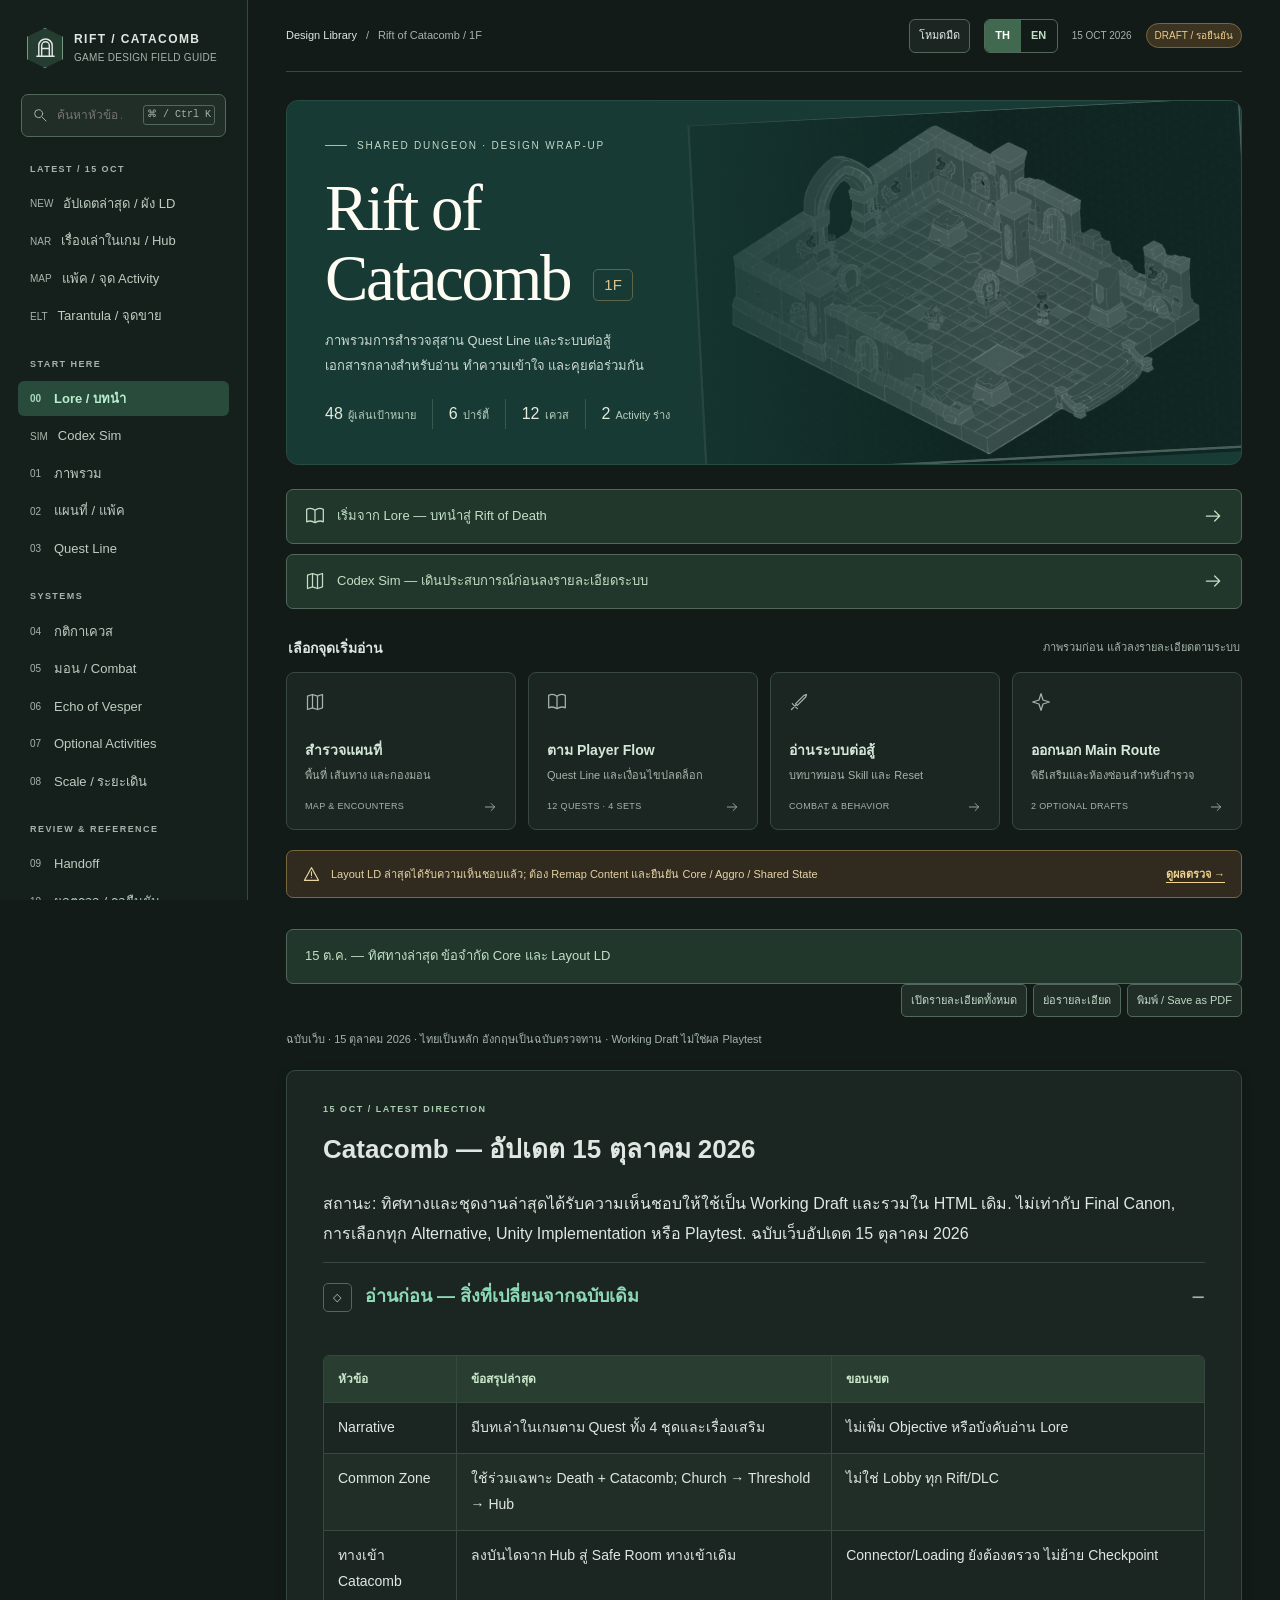
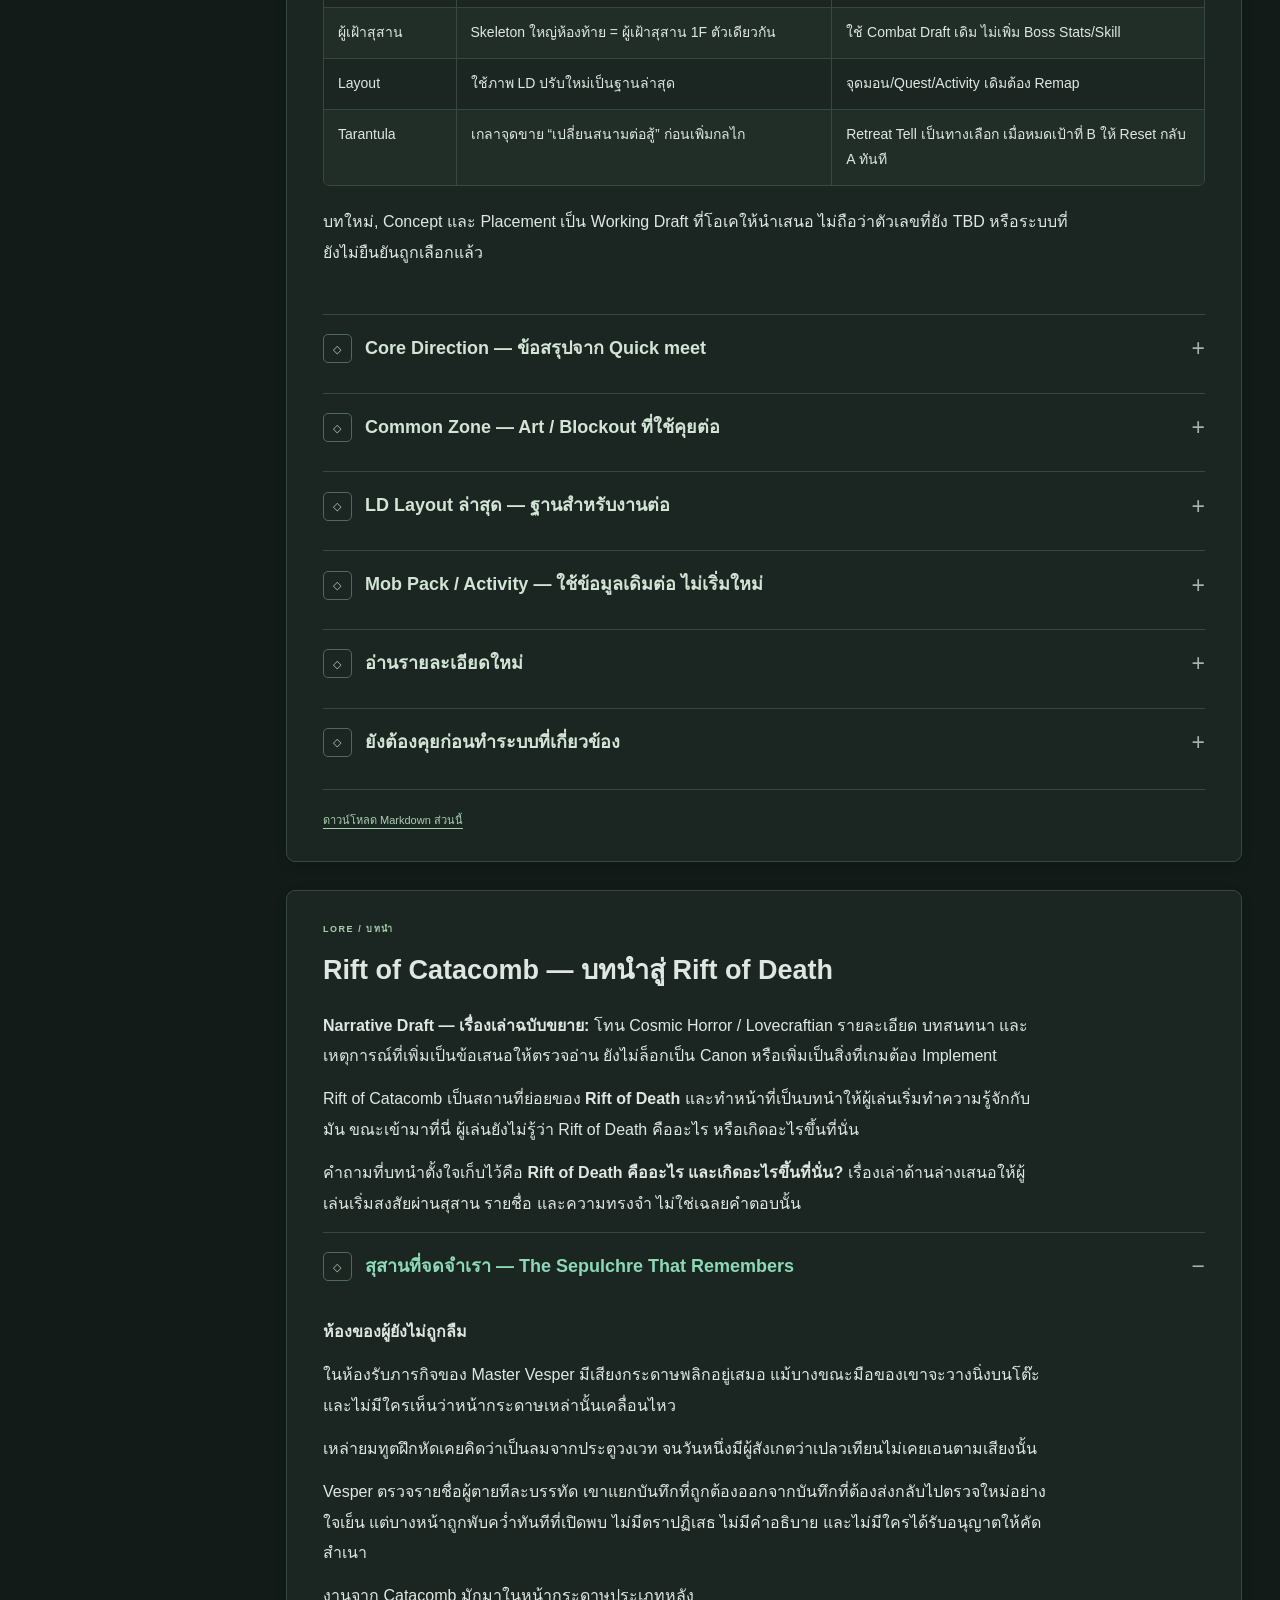
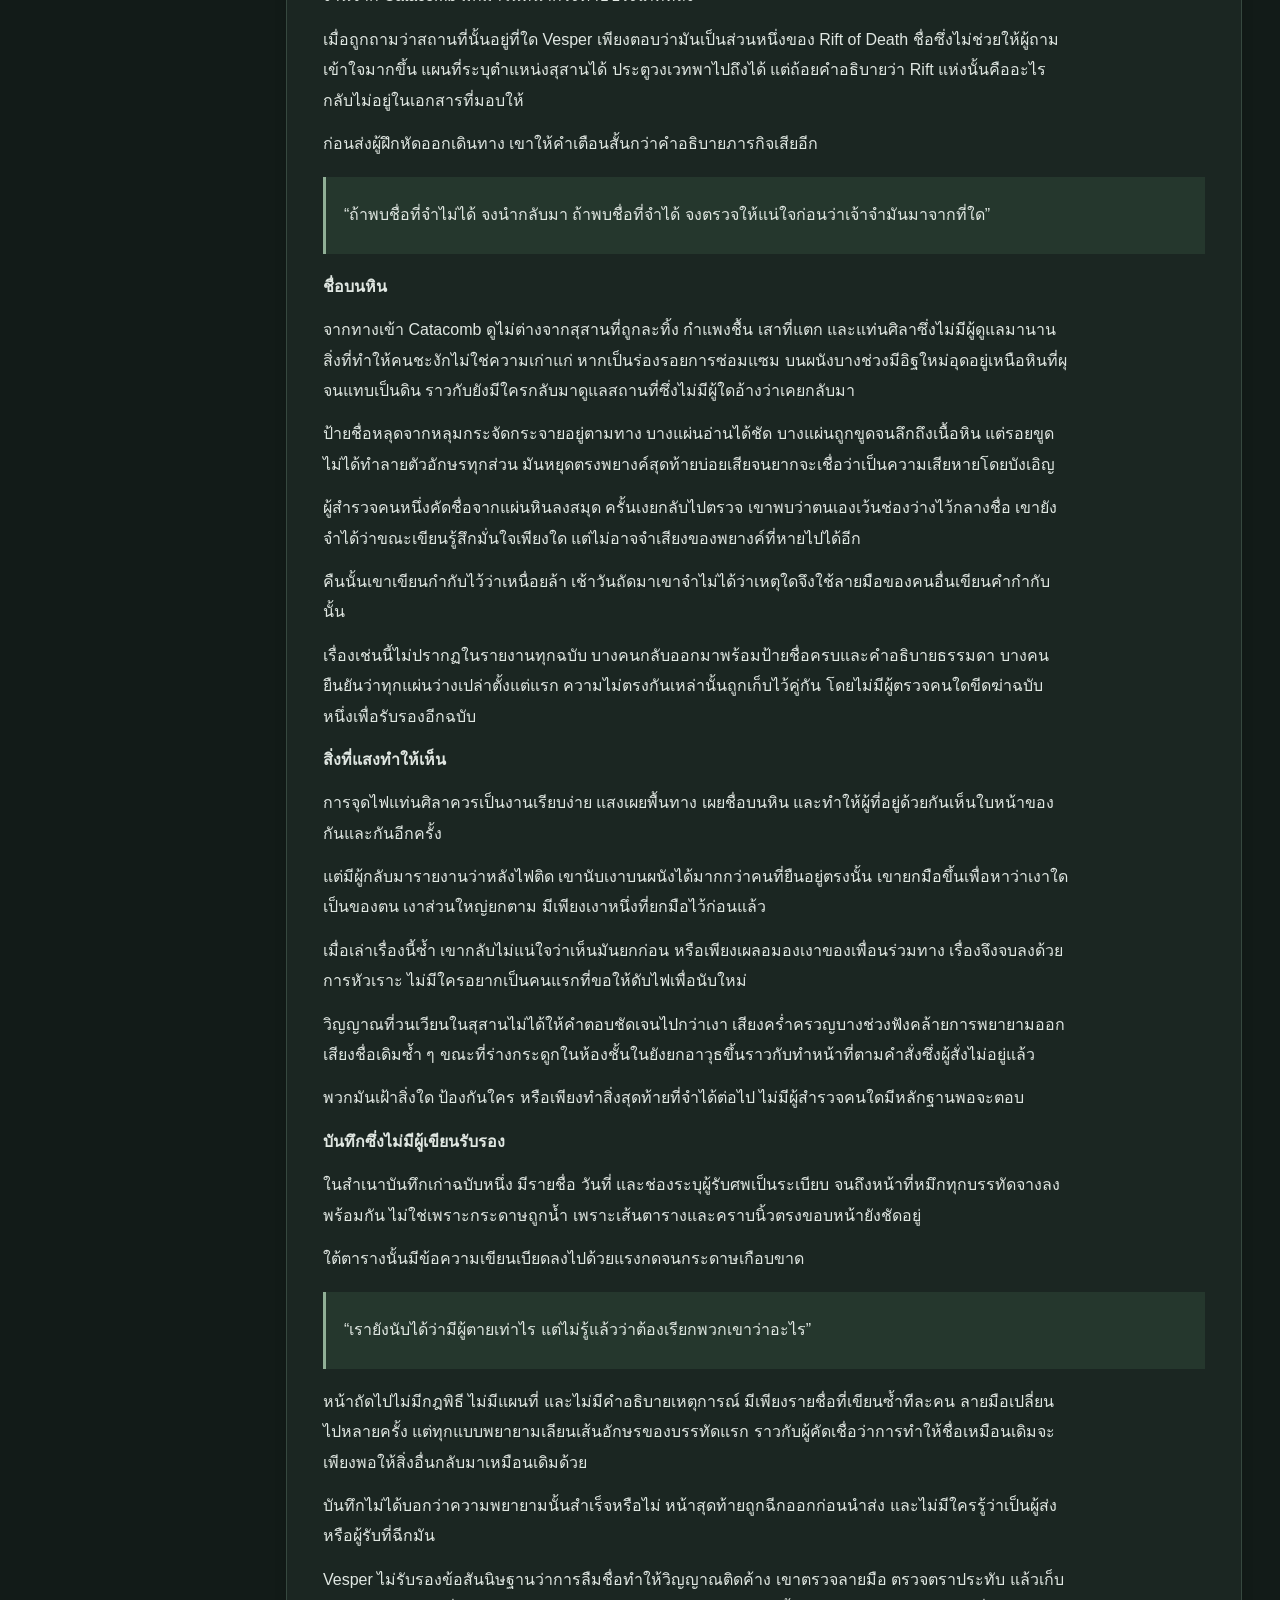
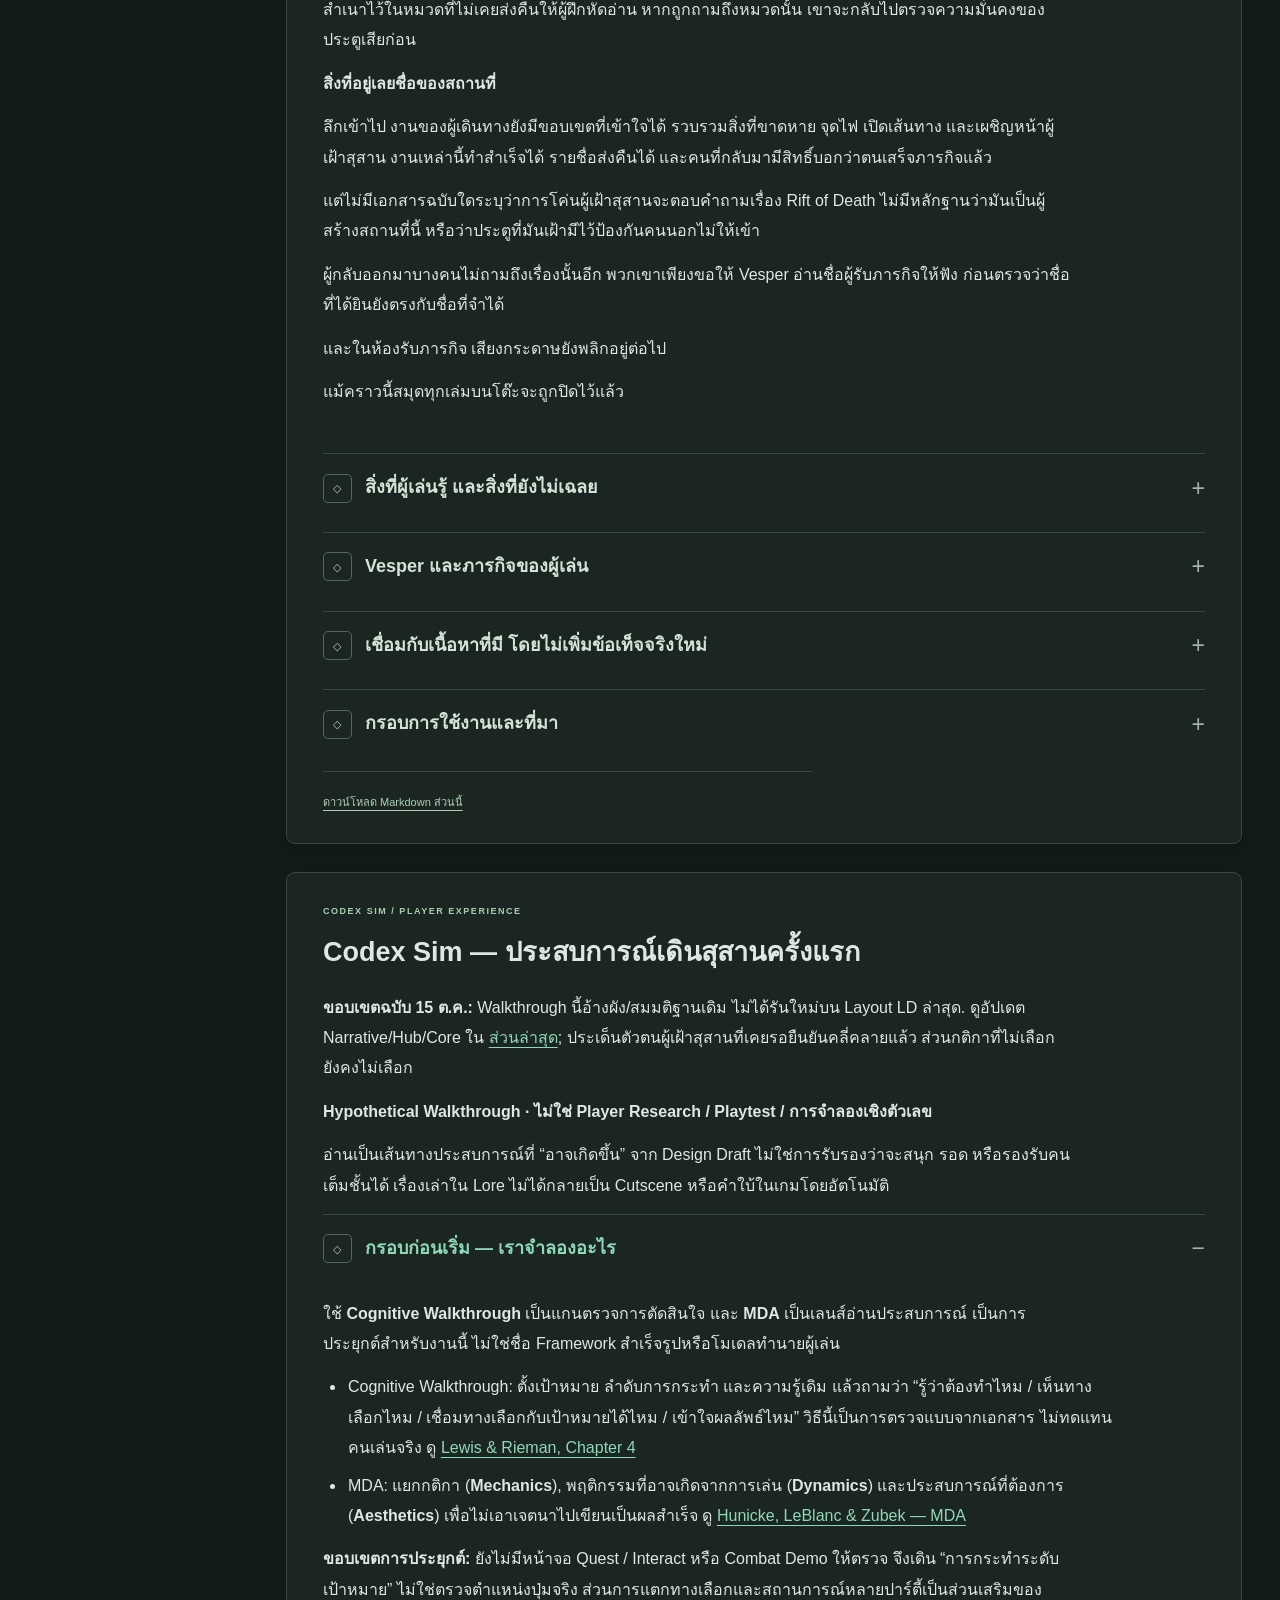
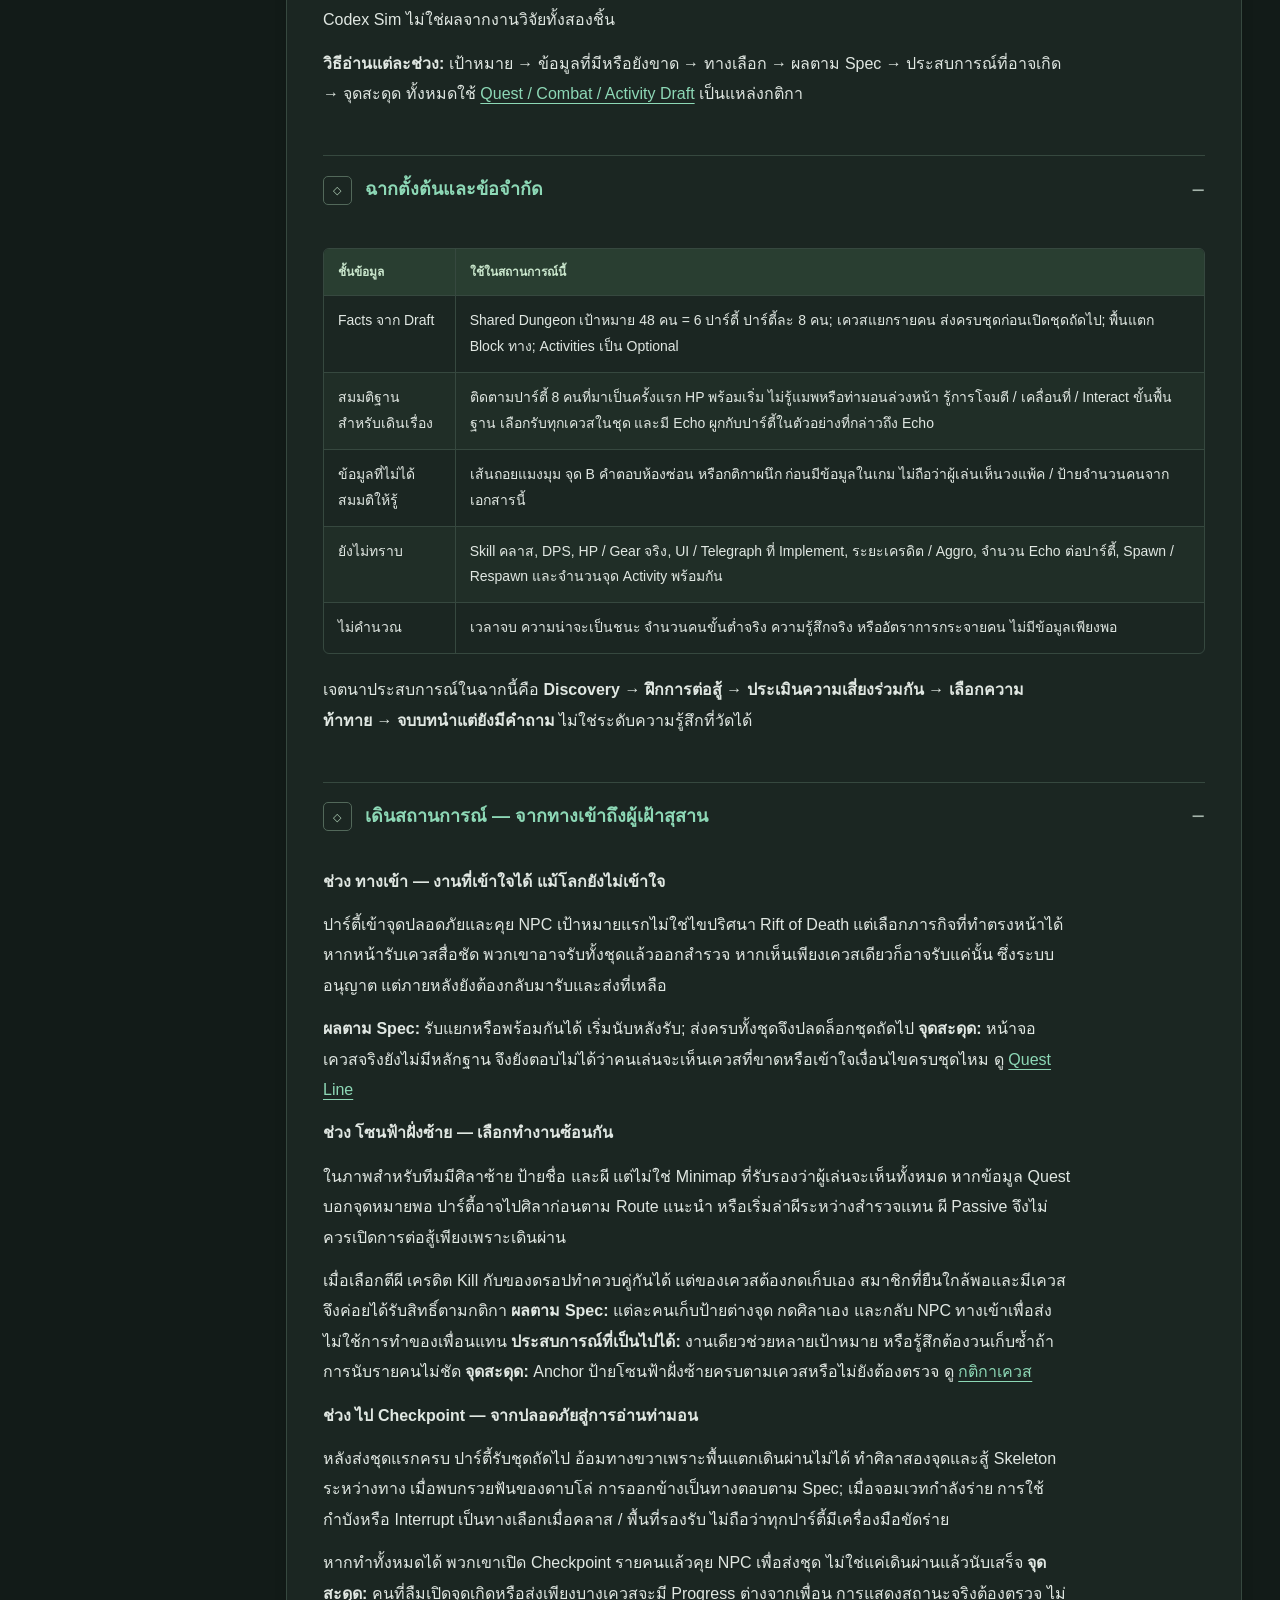
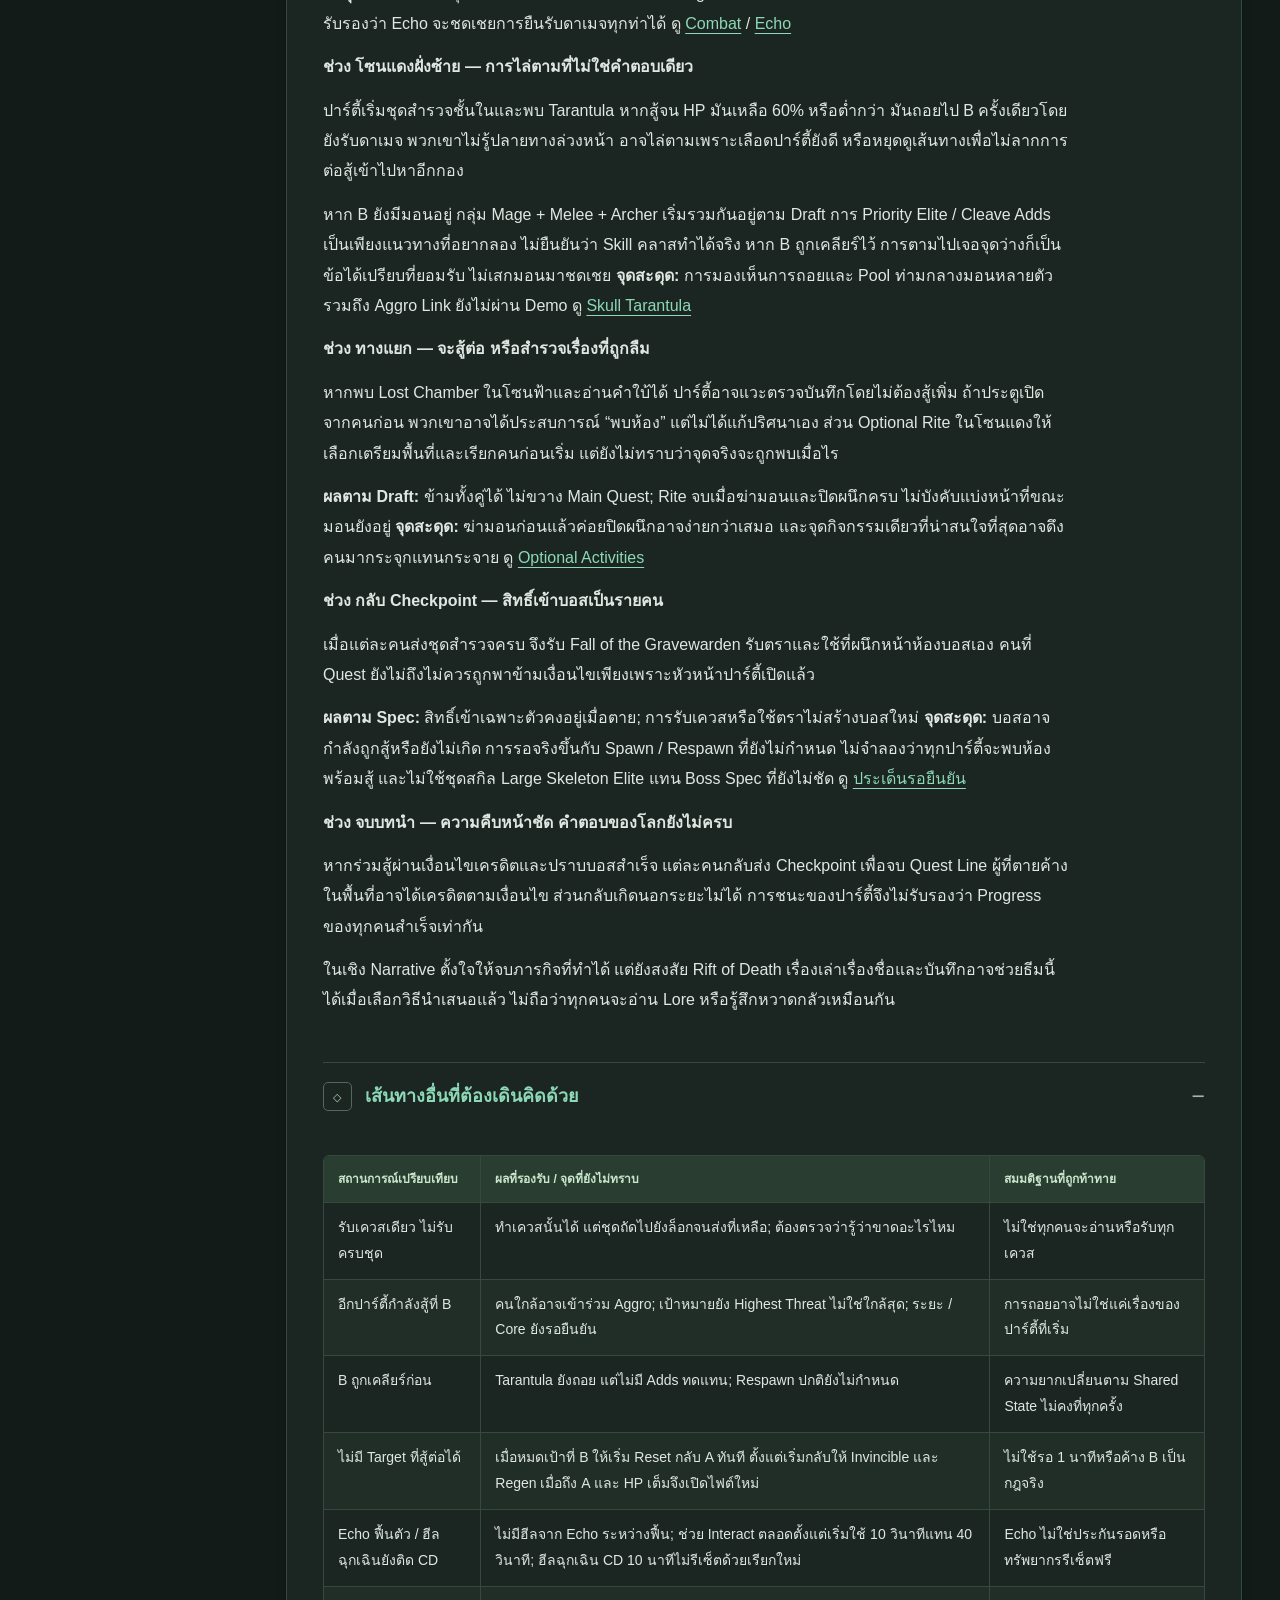
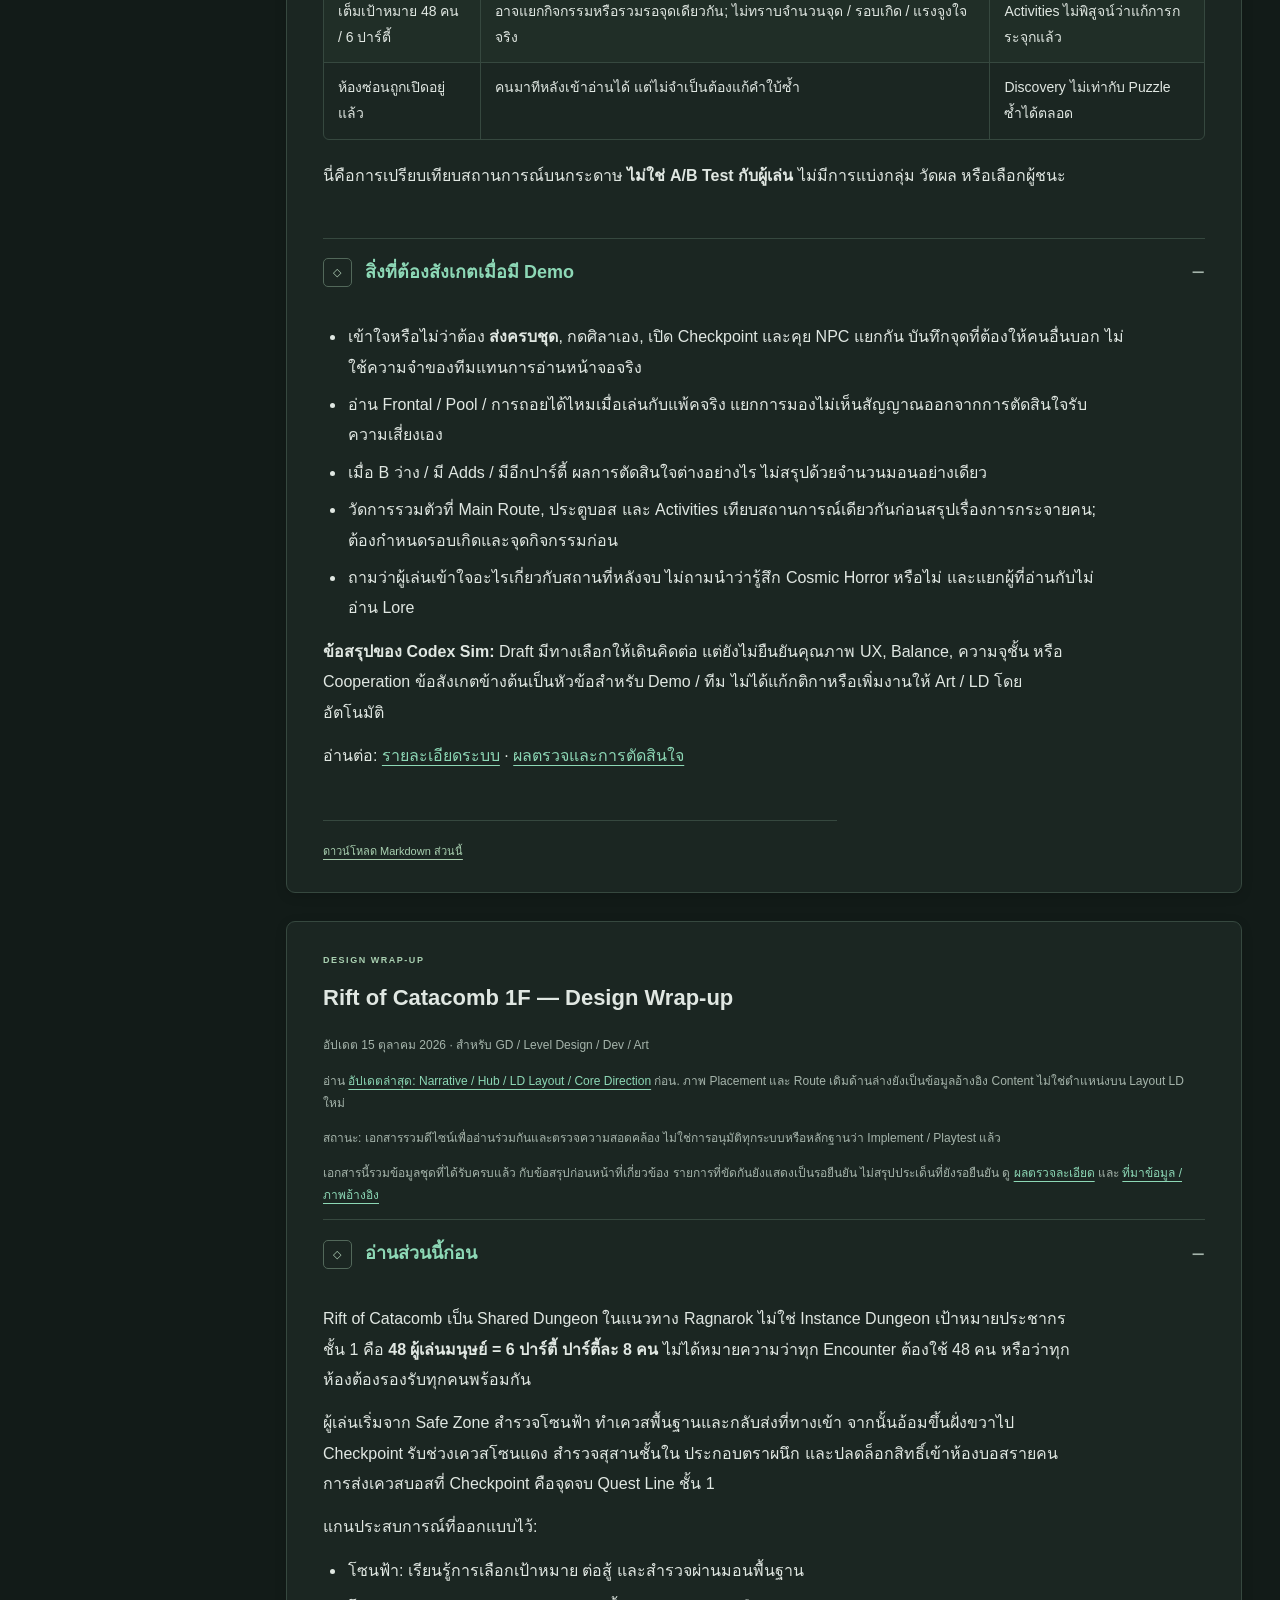
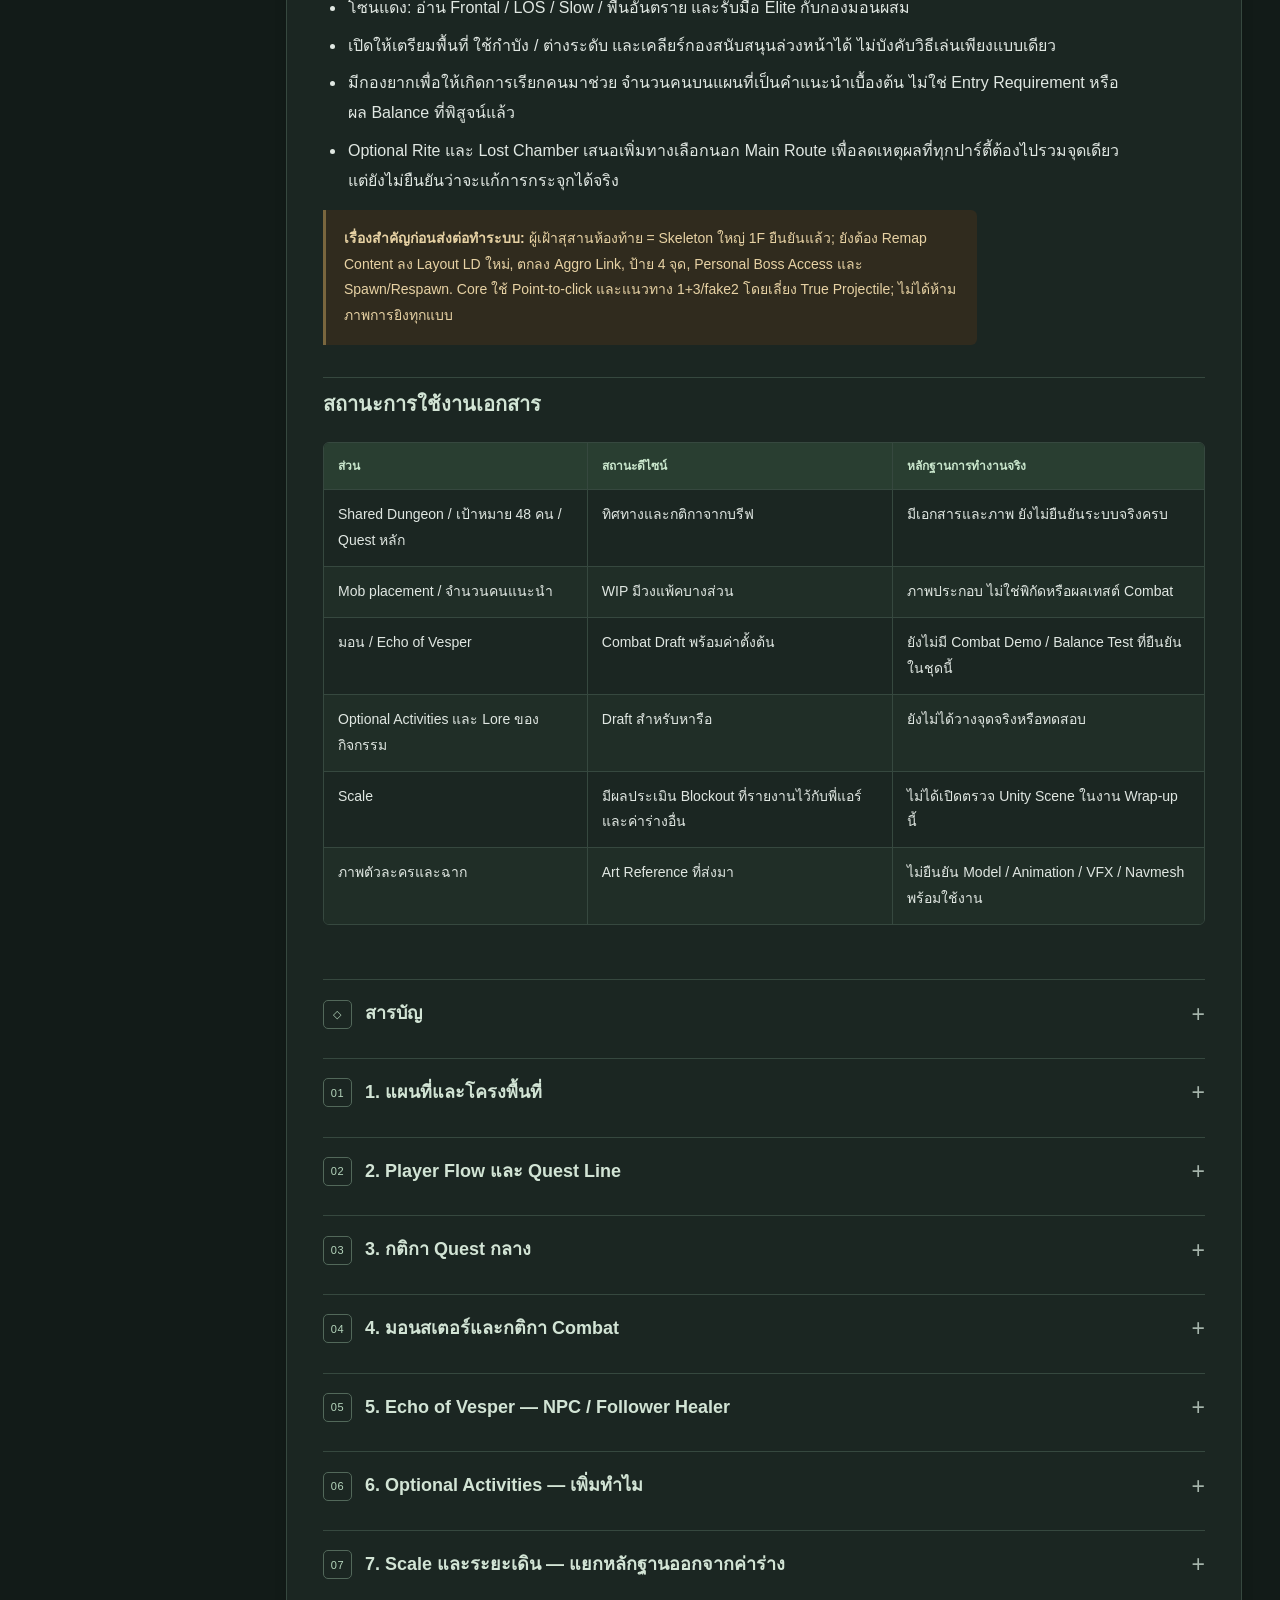
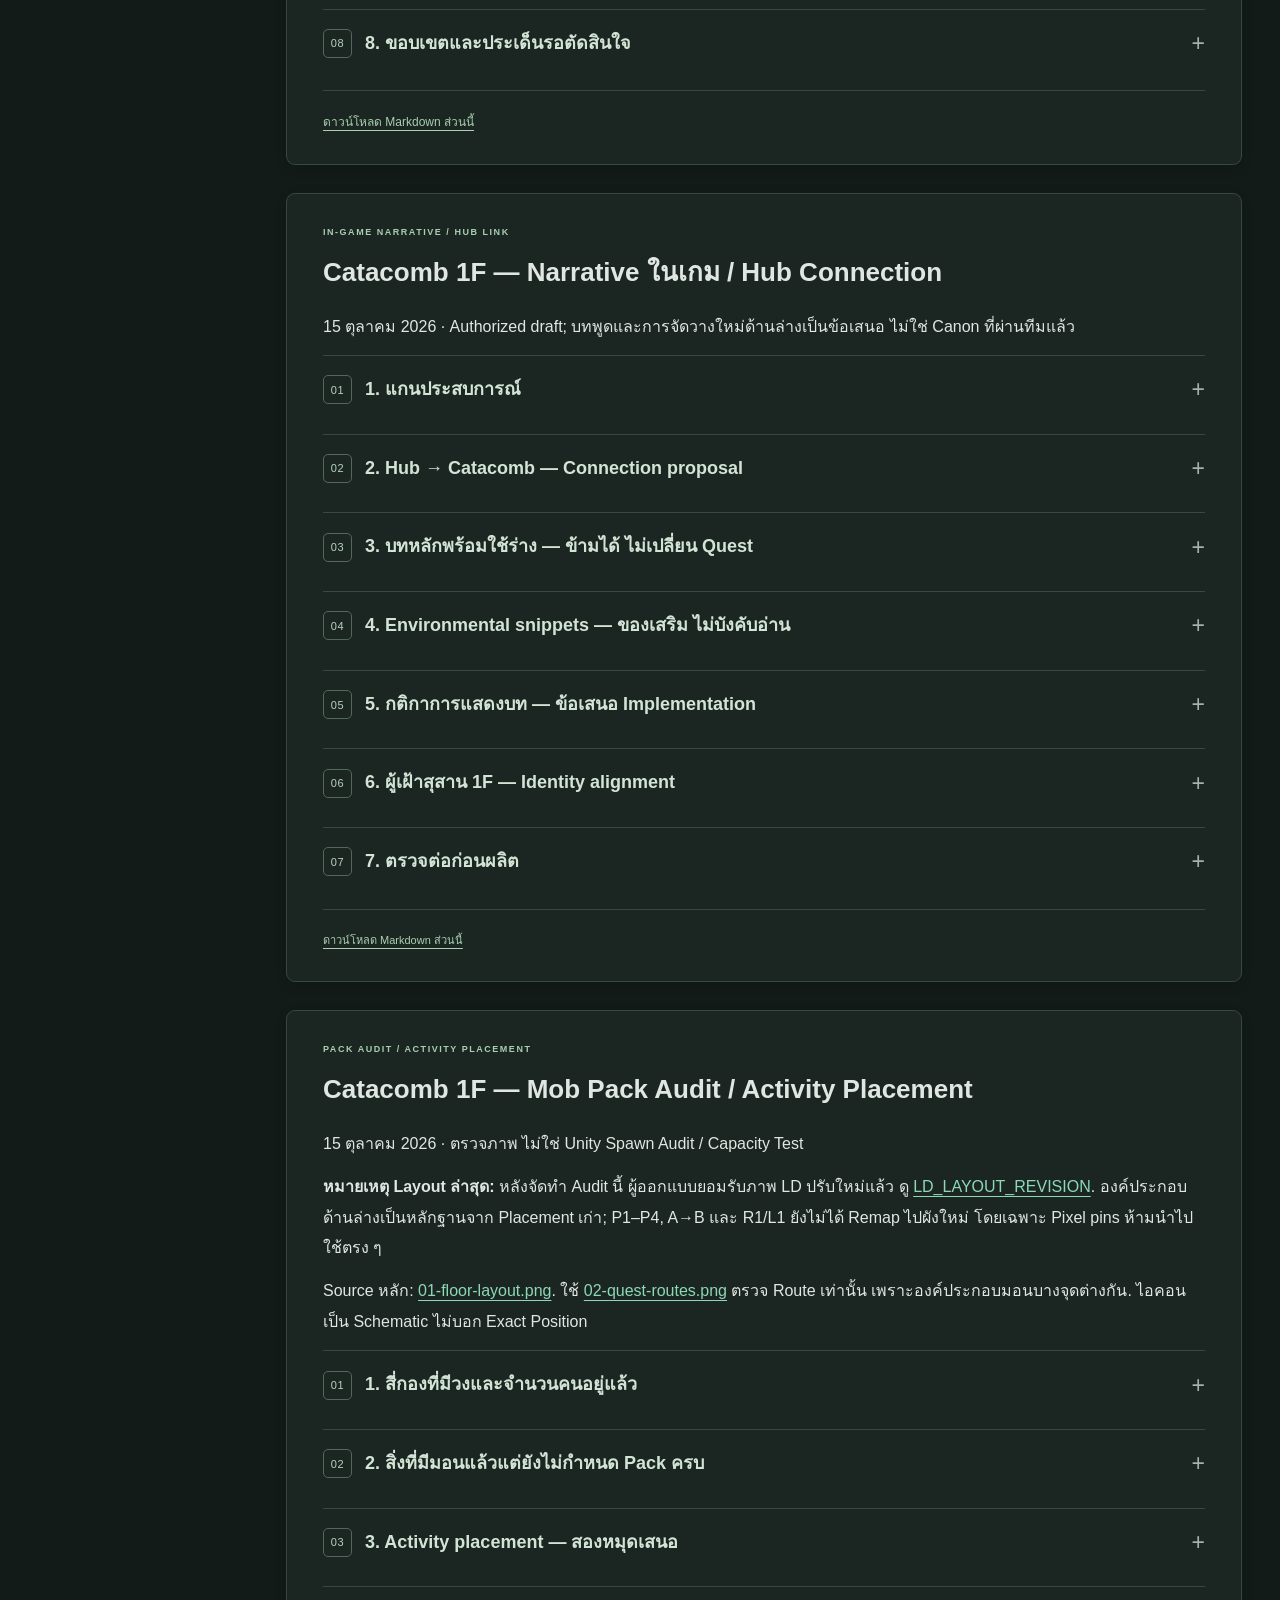
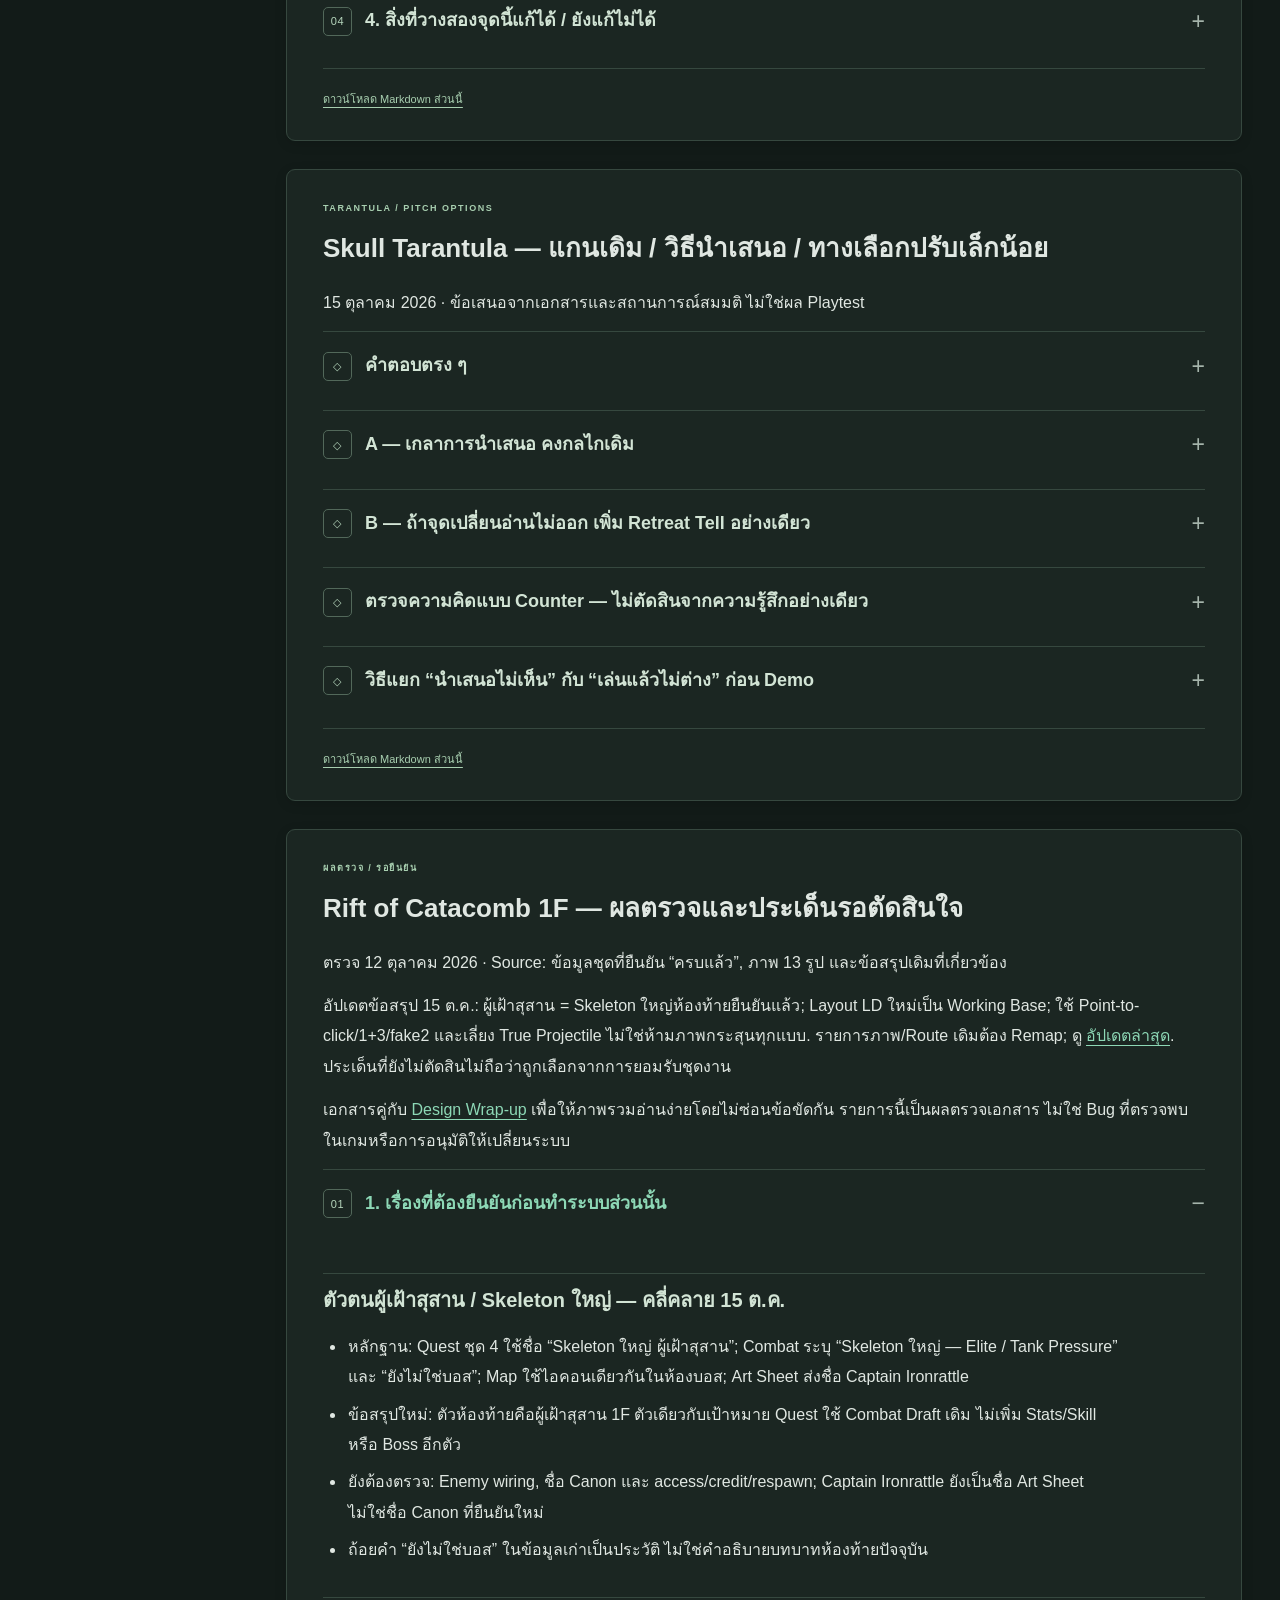
<file: index.html>
<!doctype html><html lang="th" data-theme="dark"><meta charset="utf-8"><meta name="viewport" content="width=device-width,initial-scale=1"><title>Rift of Catacomb 1F</title><style>body{background:#121b18;color:#e0e7e2;font:18px/1.8 sans-serif;padding:40px}a{color:#8dd8b6}</style><p><a href="Rift-of-Catacomb-1F-Wrapup.html">อ่าน Rift of Catacomb 1F / Open reader</a></p><script>location.replace("Rift-of-Catacomb-1F-Wrapup.html"+location.search+location.hash)</script></html>
</file>
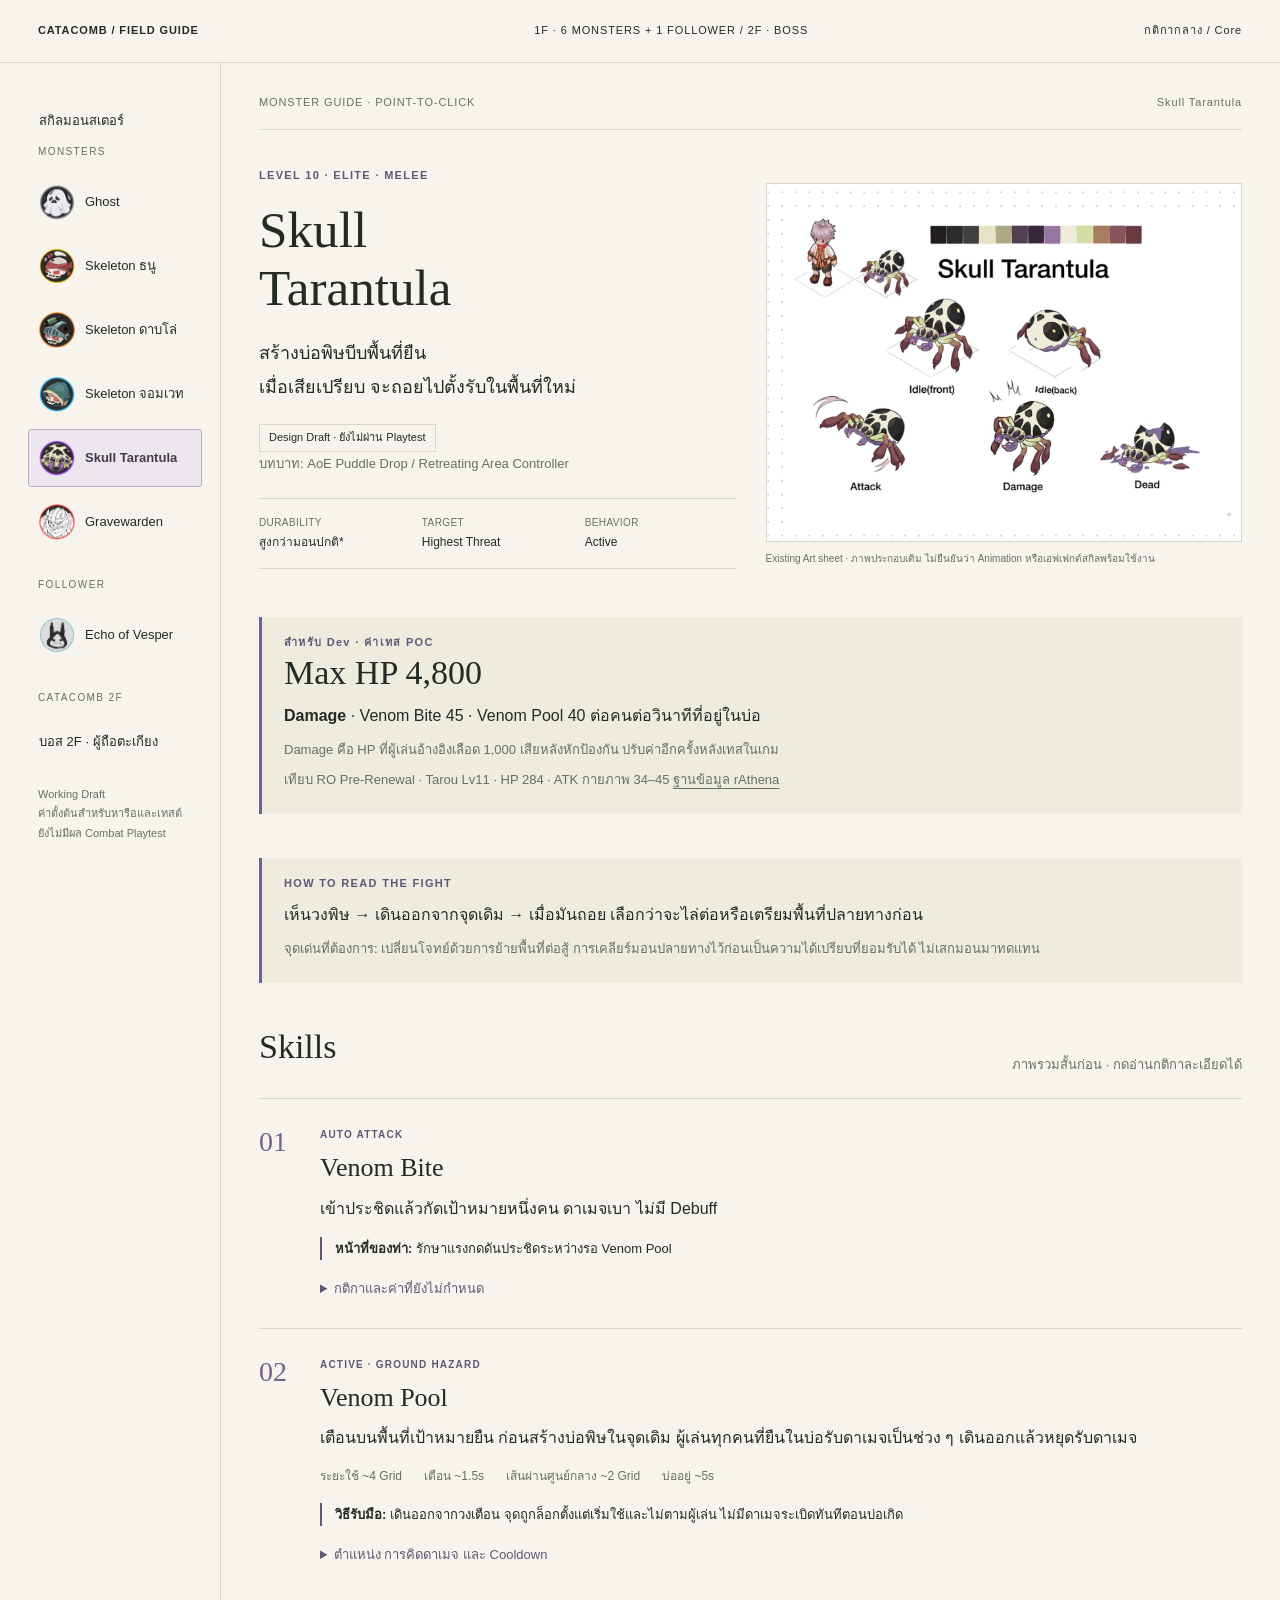
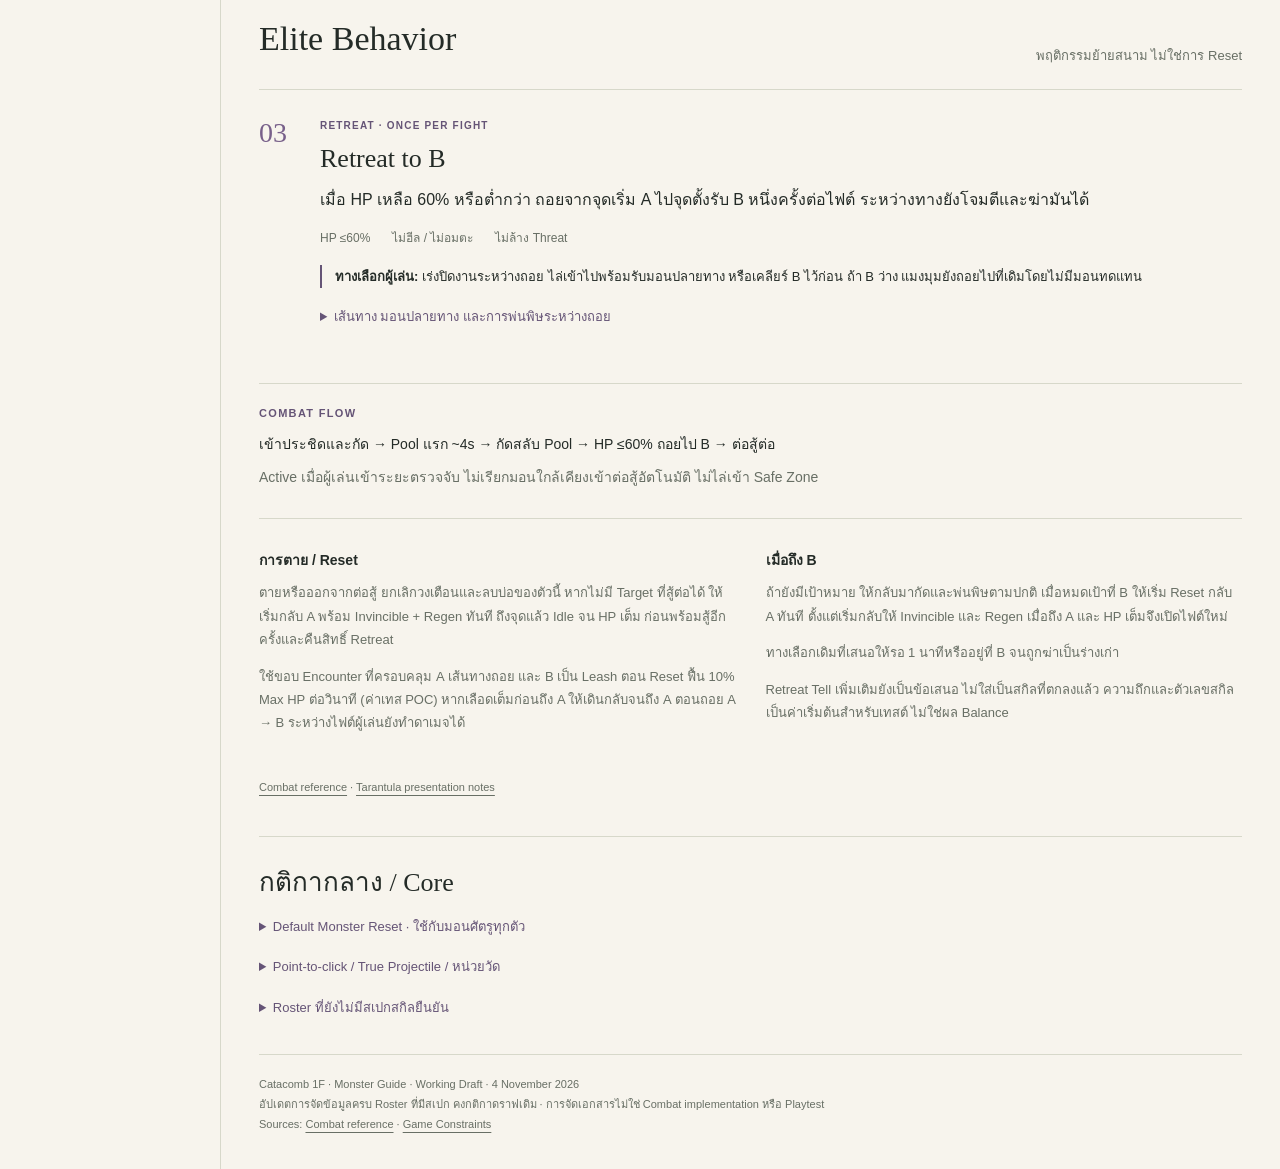
<file: monsters/index.html>
<!doctype html><html lang="th"><head><meta charset="utf-8"><meta name="viewport" content="width=device-width,initial-scale=1"><meta name="description" content="Catacomb 1F Monster Guide — 6 enemies and Echo of Vesper. Current combat draft, skills and unresolved Core notes."><title>Catacomb 1F — Monster Guide</title><link rel="stylesheet" href="catacomb-wiki.css"></head><body><a class="skip" href="#content">ข้ามไปเนื้อหา</a><header><a class="brand" href="#tarantula">CATACOMB / FIELD GUIDE</a><span>1F · 6 MONSTERS + 1 FOLLOWER / 2F · BOSS</span><a href="#shared-rules" data-shared-link>กติกากลาง / Core</a></header><div class="library"><aside class="roster-nav" aria-label="เลือกตัวละคร"><nav aria-label="รวมสกิล"><a class="roster-link" href="#skills" data-monster="skills"><span>สกิลมอนสเตอร์</span></a></nav><div class="nav-label">MONSTERS</div><nav><a class="roster-link" href="#ghost" data-monster="ghost"><img src="assets/monster-ghost-grey.png" alt=""><span>Ghost</span></a><a class="roster-link" href="#archer" data-monster="archer"><img src="assets/monster-ranged.png" alt=""><span>Skeleton ธนู</span></a><a class="roster-link" href="#swordsman" data-monster="swordsman"><img src="assets/monster-frontal.png" alt=""><span>Skeleton ดาบโล่</span></a><a class="roster-link" href="#mage" data-monster="mage"><img src="assets/monster-caster.png" alt=""><span>Skeleton จอมเวท</span></a><a class="roster-link" href="#tarantula" data-monster="tarantula"><img src="assets/monster-aoe.png" alt=""><span>Skull Tarantula</span></a><a class="roster-link" href="#gravewarden" data-monster="gravewarden"><img src="assets/monster-tank-buster.png" alt=""><span>Gravewarden</span></a></nav><div class="nav-label follower-label">FOLLOWER</div><nav><a class="roster-link" href="#vesper" data-monster="vesper"><img src="assets/echo-of-vesper-mascot-circle.png" alt=""><span>Echo of Vesper</span></a></nav><div class="nav-label follower-label">CATACOMB 2F</div><nav aria-label="บอสชั้น 2"><a class="roster-link" href="#boss-2f" data-monster="boss-2f"><span>บอส 2F · ผู้ถือตะเกียง</span></a></nav><p class="nav-note">Working Draft<br>ค่าตั้งต้นสำหรับหารือและเทสต์<br>ยังไม่มีผล Combat Playtest</p></aside><main id="content"><div class="page-context"><span>MONSTER GUIDE · POINT-TO-CLICK</span><span id="current-position" aria-live="polite">เลือกมอนจากเมนู</span></div><section class="monster" id="skills" aria-labelledby="skills-name"><div class="section-head"><div class="eyebrow">CATACOMB · MONSTER GUIDE</div><h1 id="skills-name" tabindex="-1">สกิลมอนสเตอร์</h1></div><p>เลือกชื่อมอนเพื่อดูเงื่อนไขการใช้ท่า วิธีรับมือ และค่าเทส POC</p><h2>ชั้น 1</h2><section><h3><a href="#ghost">Ghost</a></h3><ul><li><strong>Ghost Slap</strong> · ลอยเข้าประชิดแล้วกระแทกเป้าหมายหนึ่งคน ดาเมจเบา ไม่มีผลกับคนรอบข้าง</li></ul></section><section><h3><a href="#archer">Skeleton ธนู</a></h3><ul><li><strong>Arrow Shot</strong> · ยิงใส่เป้าหมายหนึ่งคน ดาเมจเบาถึงปานกลาง ไม่มีท่าพิเศษหรือ Debuff</li></ul></section><section><h3><a href="#swordsman">Skeleton ดาบโล่</a></h3><ul><li><strong>Sword Strike</strong> · ฟันประชิดเป้าหมายหนึ่งคน ดาเมจเบาถึงปานกลาง</li><li><strong>Sweeping Slash</strong> · ง้างดาบแล้วฟันผู้เล่นทุกคนในกรวยด้านหน้า ดาเมจหนักกว่า Auto-Attack</li></ul></section><section><h3><a href="#mage">Skeleton จอมเวท</a></h3><ul><li><strong>Chilling Bolt</strong> · ร่ายเวทน้ำแข็งใส่เป้าหมายหนึ่งคน สร้างดาเมจเวทเบาถึงปานกลางพร้อม Chilled ไม่มี Auto-Attack แทรก</li><li><strong>Chilled</strong> · ลดเฉพาะความเร็วเคลื่อนที่ของผู้เล่นชั่วคราว</li></ul></section><section><h3><a href="#tarantula">Skull Tarantula</a></h3><ul><li><strong>Venom Bite</strong> · เข้าประชิดแล้วกัดเป้าหมายหนึ่งคน ดาเมจเบา ไม่มี Debuff</li><li><strong>Venom Pool</strong> · เตือนบนพื้นที่เป้าหมายยืน ก่อนสร้างบ่อพิษในจุดเดิม ผู้เล่นทุกคนที่ยืนในบ่อรับดาเมจเป็นช่วง ๆ เดินออกแล้วหยุดรับดาเมจ</li><li><strong>Retreat to B</strong> · เมื่อ HP เหลือ 60% หรือต่ำกว่า ถอยจากจุดเริ่ม A ไปจุดตั้งรับ B หนึ่งครั้งต่อไฟต์ ระหว่างทางยังโจมตีและฆ่ามันได้</li></ul></section><section><h3><a href="#gravewarden">Gravewarden</a></h3><ul><li><strong>Sword Strike</strong> · ฟันเป้าหมายเดี่ยว ดาเมจปานกลางและคงที่</li><li><strong>Crushing Strike</strong> · ง้างอาวุธแล้วฟันเป้าหมายเดิมหนึ่งตัว เพิ่ม Growing Fury หลังคิด Damage เฉพาะเมื่อผู้เล่นเสีย HP</li><li><strong>Growing Fury</strong> · เมื่อ Crushing Strike ทำให้ผู้เล่นเสีย HP ให้เพิ่ม 1 Stack สำหรับการฟันหนักครั้งถัดไป ฟันโดน Echo คง Stack เดิม</li><li><strong>Thunderous Roar</strong> · คำรามรอบตัว สร้างดาเมจหมู่เบาถึงปานกลางครั้งเดียว</li><li><strong>Defensive Step</strong> · ก้าวหาจุดปลอดภัยเมื่อเห็นพื้นที่เตือนสกิลผู้เล่น โดยยังรับดาเมจได้ตามปกติ</li></ul></section><h2>บอสชั้น 2</h2><h3><a href="#boss-2f">ผู้ถือตะเกียงแห่งสุสาน</a></h3><ul><li>ฟันปกติ · โจมตีประชิด</li><li>กวาดตะเกียง · โจมตีเป็นกรวย</li><li>แสงตกค้าง · วงไฟ · เฟส 2</li></ul></section><section class="monster" id="ghost" aria-labelledby="ghost-name"><section class="hero"><div><div class="eyebrow">LEVEL 5 · NORMAL · MELEE</div><h1 id="ghost-name" tabindex="-1">Ghost</h1><p class="lead">มอนพื้นฐานโซนแรก<br>ให้ผู้เล่นฝึกเลือกเป้าหมายและโจมตี</p><p class="sub">Basic Melee / Auto-Attack</p><dl class="facts"><div><dt>DURABILITY</dt><dd>ต่ำ · HP ยังไม่ล็อก</dd></div><div><dt>TARGET</dt><dd>ผู้โจมตีก่อน / Highest Threat</dd></div><div><dt>BEHAVIOR</dt><dd>Passive</dd></div></dl></div><figure><div class="portrait"><img src="assets/11-ghost-reference.png" alt="Ghost · Art sheet เดิม"></div><figcaption>Existing Art sheet · ไม่ยืนยัน Animation หรือ VFX พร้อมใช้</figcaption></figure></section><section class="play"><div class="eyebrow">สำหรับ Dev · ค่าเทส POC</div><h2>Max HP 400</h2><p><strong>Damage</strong> · Ghost Slap 35 ต่อครั้ง</p><p class="sub">Damage คือ HP ที่ผู้เล่นอ้างอิงเลือด 1,000 เสียหลังหักป้องกัน ปรับค่าอีกครั้งหลังเทสในเกม</p><p class="sub">เทียบ RO Pre-Renewal · Lunatic Lv3 · HP 60 · ATK กายภาพ 9–12 <a href="https://github.com/rathena/rathena/blob/master/db/pre-re/mob_db.yml">ฐานข้อมูล rAthena</a></p></section><aside class="play"><div class="eyebrow">HOW TO READ THE FIGHT</div><p>เลือกเป้าหมาย → เปิดโจมตี → เรียนรู้จังหวะประชิด</p><p class="sub">ผู้เล่นเริ่มต้นหนึ่งคนควรชนะ Ghost หนึ่งตัวด้วย Auto-Attack โดยไม่ต้องมี Healer หรือสกิลป้องกัน เป็นเป้าหมายการเทสต์ ไม่ใช่ผลทดสอบแล้ว</p></aside><section aria-label="สกิล Ghost"><div class="section-head"><h2>Skills</h2><p class="sub">อ่านผลของท่าก่อน · กดเปิดกติกาได้</p></div><article class="skill"><div class="number">01</div><div><div class="type">AUTO ATTACK</div><h3>Ghost Slap</h3><p>ลอยเข้าประชิดแล้วกระแทกเป้าหมายหนึ่งคน ดาเมจเบา ไม่มีผลกับคนรอบข้าง</p><div class="spec-strip"></div><p class="answer"><strong>วิธีรับมือ:</strong> ถ้าออกนอกระยะก่อนจังหวะโดน ท่าจะพลาด จากนั้น Ghost เคลื่อนตาม</p><details><summary>อ่านกติกาละเอียด · Ghost Slap</summary><div class="detail"><ul><li>เตรียมกระแทกสั้น ๆ ใช้ Animation Attack ที่มี ไม่มีพื้นที่เตือนบนพื้น คิดดาเมจครั้งเดียวต่อเป้าหมาย</li><li>ไม่มี Frontal / AoE / Knockback / Stun / Debuff หรือการหลบกายภาพพิเศษ ไม่เรียกผีอื่นเข้าต่อสู้อัตโนมัติ</li><li>ไม่เริ่มสู้กับผู้เล่นที่เดินผ่าน ตอบโต้คนโจมตีก่อน หากมีระบบ Threat ใช้ผู้มี Threat สูงสุด</li><li>ระยะ ความถี่ HP และดาเมจจริงยังไม่ล็อก ข้อความแก้ล่าสุดไม่ได้ระบุระยะกับรอบโจมตี จึงไม่เติมค่าเก่า 1 Grid / 2s กลับมา</li></ul></div></details></div></article></section><section class="timeline"><div class="eyebrow">COMBAT FLOW</div><p>ถูกโจมตี → เข้าประชิด → Ghost Slap → พักตามรอบ → โจมตีซ้ำ</p></section><section class="notes"><div><h3>รอยืนยัน</h3><p>ระยะโจมตี รอบโจมตี HP / Damage และระยะไล่ตามต้องกำหนดร่วมกับ Core และทดสอบตามโซน</p></div><div><h3>การจบไฟต์</h3><p>เป้าหมายตายหรือหลุดระยะไล่ตามและไม่มี Target อื่น ใช้ Default Monster Reset ด้านล่าง ไม่ไล่เข้า Safe Zone</p></div></section><p class="source"><a href="../Rift-of-Catacomb-1F-Wrapup.html#design-combat">Combat reference</a> · <a href="../Rift-of-Catacomb-1F-Wrapup.html#design-combat">รายละเอียดต้นฉบับ</a></p></section><section class="monster" id="archer" aria-labelledby="archer-name"><section class="hero"><div><div class="eyebrow">LEVEL 7 · NORMAL · RANGED</div><h1 id="archer-name" tabindex="-1">Skeleton ธนู</h1><p class="lead">แรงกดดันจากระยะไกล<br>ให้ผู้เล่นเข้าถึงตัวหรือหามุมตอบโต้</p><p class="sub">Ranged Auto-Attack</p><dl class="facts"><div><dt>DURABILITY</dt><dd>ต่ำ · ใกล้เคียง Mage</dd></div><div><dt>TARGET</dt><dd>Highest Threat</dd></div><div><dt>BEHAVIOR</dt><dd>Active</dd></div></dl></div><figure><div class="portrait"><img src="assets/07-skeleton-crookedshot.png" alt="Skeleton ธนู · Art sheet เดิม"></div><figcaption>Existing Art sheet · ไม่ยืนยัน Animation หรือ VFX พร้อมใช้</figcaption></figure></section><section class="play"><div class="eyebrow">สำหรับ Dev · ค่าเทส POC</div><h2>Max HP 500</h2><p><strong>Damage</strong> · Arrow Shot 55 ต่อลูก</p><p class="sub">Damage คือ HP ที่ผู้เล่นอ้างอิงเลือด 1,000 เสียหลังหักป้องกัน ปรับค่าอีกครั้งหลังเทสในเกม</p><p class="sub">เทียบ RO Pre-Renewal · Mandragora Lv12 · HP 405 · ATK กายภาพ 26–35 <a href="https://github.com/rathena/rathena/blob/master/db/pre-re/mob_db.yml">ฐานข้อมูล rAthena</a></p></section><aside class="play"><div class="eyebrow">HOW TO READ THE FIGHT</div><p>เห็นง้างธนู → เข้าประชิดหรือใช้ระยะไกลตอบโต้ → ใช้กำบังเพื่อจัดตำแหน่ง</p><p class="sub">ไม่ถอยหนีเมื่อถูกประชิด จึงมีข้อได้เปรียบเมื่อผู้เล่นเข้าถึงตัวได้ แต่ไม่ได้เปลี่ยนเป็นมอนโจมตีประชิด</p></aside><section aria-label="สกิล Skeleton ธนู"><div class="section-head"><h2>Skills</h2><p class="sub">อ่านผลของท่าก่อน · กดเปิดกติกาได้</p></div><article class="skill"><div class="number">01</div><div><div class="type">AUTO ATTACK</div><h3>Arrow Shot</h3><p>ยิงใส่เป้าหมายหนึ่งคน ดาเมจเบาถึงปานกลาง ไม่มีท่าพิเศษหรือ Debuff</p><div class="spec-strip"><span>ระยะ ~5 Grid</span><span>ยิงทุก ~2.5s</span></div><p class="answer"><strong>วิธีรับมือ:</strong> ก่อนปล่อยการยิง หากเป้าหมายพ้นระยะหรือเข้าหลังกำแพง ให้ยกเลิกและเดินหาตำแหน่งยิงใหม่</p><details><summary>อ่านกติกาละเอียด · Arrow Shot</summary><div class="detail"><ul><li>หันหาเป้าหมายและใช้ Animation ง้างธนู ไม่มีวงเตือนบนพื้น ต้องมี Line of Sight ไม่ยิงทะลุกำแพง</li><li>เดินเข้าหาเมื่อยิงไม่ได้ แล้วหยุดเพื่อยิง ไม่ยิงระหว่างเคลื่อนที่ ผู้เล่นเข้าประชิดก็ยังยิง ไม่ถอยหรือเปลี่ยนเป็นท่าประชิด</li><li>ไม่เรียกมอนใกล้เคียงเข้าต่อสู้อัตโนมัติ ไม่ยิงเข้า Safe Zone</li><li>Core direction: เลี่ยง True Projectile ที่ตรวจตำแหน่งและการชนต่อเนื่อง วิธีแสดงภาพยิงกับจังหวะคิดผลต้องแยกกัน และยังต้องยืนยัน Range / LOS / การยกเลิกกับ Dev ไม่ถือว่าเป็น Hit-scan หรือโดนอัตโนมัติ</li><li>กติกายกเลิกก่อนปล่อยเป็นเจตนาดราฟเดิม ส่วนจังหวะคิดผลหลังปล่อย รวมเป้าหมายตายหรือเปลี่ยน LOS ยังต้องให้ Dev ยืนยัน ไม่เพิ่มระบบบังลูกธนูกลางทาง</li></ul></div></details></div></article></section><section class="timeline"><div class="eyebrow">COMBAT FLOW</div><p>ตรวจพบผู้เล่น → เข้าระยะและมี LOS → ง้าง → Arrow Shot → พักตามรอบ → ยิงซ้ำ</p></section><section class="notes"><div><h3>Core dependency</h3><p>Core direction: เลี่ยง True Projectile ที่ตรวจตำแหน่งและการชนต่อเนื่อง วิธีแสดงภาพยิงกับจังหวะคิดผลต้องแยกกัน และยังต้องยืนยัน Range / LOS / การยกเลิกกับ Dev ไม่ถือว่าเป็น Hit-scan หรือโดนอัตโนมัติ</p></div><div><h3>การจบไฟต์</h3><p>เป้าหมายตายหรือหลุดระยะไล่ตามและไม่มี Target อื่น ใช้ Default Monster Reset</p></div></section><p class="source"><a href="../Rift-of-Catacomb-1F-Wrapup.html#design-combat">Combat reference</a> · <a href="../Rift-of-Catacomb-1F-Wrapup.html#design-combat">รายละเอียดต้นฉบับ</a></p></section><section class="monster" id="swordsman" aria-labelledby="swordsman-name"><section class="hero"><div><div class="eyebrow">LEVEL 8 · NORMAL · FRONTAL</div><h1 id="swordsman-name" tabindex="-1">Skeleton ดาบโล่</h1><p class="lead">เตือนก่อนฟันกรวยด้านหน้า<br>ให้ผู้เล่นอ่านทิศแล้วหลบด้านข้าง</p><p class="sub">Melee / ฝึกหลบด้านหน้า</p><dl class="facts"><div><dt>DURABILITY</dt><dd>ปานกลาง · มากกว่า Mage</dd></div><div><dt>TARGET</dt><dd>Highest Threat</dd></div><div><dt>BEHAVIOR</dt><dd>การเปิด Aggro ยังไม่ระบุ</dd></div></dl></div><figure><div class="portrait"><img src="assets/09-skeleton-rattlebuck.png" alt="Skeleton ดาบโล่ · Art sheet เดิม"></div><figcaption>Existing Art sheet · ไม่ยืนยัน Animation หรือ VFX พร้อมใช้</figcaption></figure></section><section class="play"><div class="eyebrow">สำหรับ Dev · ค่าเทส POC</div><h2>Max HP 800</h2><p><strong>Damage</strong> · Sword Strike 55 · Sweeping Slash 110 ต่อคนในกรวย</p><p class="sub">Damage คือ HP ที่ผู้เล่นอ้างอิงเลือด 1,000 เสียหลังหักป้องกัน ปรับค่าอีกครั้งหลังเทสในเกม</p><p class="sub">เทียบ RO Pre-Renewal · Skeleton Lv10 · HP 234 · ATK กายภาพ 39–47 <a href="https://github.com/rathena/rathena/blob/master/db/pre-re/mob_db.yml">ฐานข้อมูล rAthena</a></p></section><aside class="play"><div class="eyebrow">HOW TO READ THE FIGHT</div><p>เห็นกรวย → ออกจากด้านหน้า → เข้าตีหลังฟัน</p><p class="sub">พลาดหนึ่งครั้งควรเจ็บ แต่ผู้เล่น HP เต็มไม่ควรตายจาก Frontal ครั้งเดียว หรือ Frontal พร้อม Auto-Attack ในแพ็กแรก ต้องทดสอบร่วมกับมอนในแพ็ก</p></aside><section aria-label="สกิล Skeleton ดาบโล่"><div class="section-head"><h2>Skills</h2><p class="sub">อ่านผลของท่าก่อน · กดเปิดกติกาได้</p></div><article class="skill"><div class="number">01</div><div><div class="type">AUTO ATTACK</div><h3>Sword Strike</h3><p>ฟันประชิดเป้าหมายหนึ่งคน ดาเมจเบาถึงปานกลาง</p><div class="spec-strip"></div><p class="answer"><strong>วิธีรับมือ:</strong> ระวังแรงกดดันประชิดระหว่างรอท่ากรวย</p><details><summary>อ่านกติกาละเอียด · Sword Strike</summary><div class="detail"><ul><li>ระยะและความถี่ Auto-Attack ยังไม่ระบุในสเปกชุดนี้ ไม่ยืมค่าจาก Skeleton ใหญ่</li></ul></div></details></div></article><article class="skill"><div class="number">02</div><div><div class="type">ACTIVE · FRONTAL</div><h3>Sweeping Slash</h3><p>ง้างดาบแล้วฟันผู้เล่นทุกคนในกรวยด้านหน้า ดาเมจหนักกว่า Auto-Attack</p><div class="spec-strip"><span>ระยะ ~3 Grid · มุม 90°</span><span>เตือน 1.5s</span><span>พักหลังฟัน ~0.7s</span></div><p class="answer"><strong>วิธีรับมือ:</strong> ออกจากกรวยด้านข้าง ทิศถูกล็อกตั้งแต่เริ่มเตือนและไม่หมุนตาม</p><details><summary>อ่านกติกาละเอียด · Sweeping Slash</summary><div class="detail"><ul><li>มีกรวยบนพื้นและท่าง้างดาบแนวนอน หยุดเดินและหยุด Auto-Attack ระหว่างง้าง</li><li>เริ่มง้างเมื่อเป้าหมายอยู่ในระยะประชิด ถ้าผู้เล่นหนีหลังเริ่ม ยังฟันทิศเดิม ไม่ยกเลิกหรือไล่ตามกลางท่า</li><li>คิดดาเมจครั้งเดียว ไม่มีพื้นอันตรายตกค้าง ไม่มี Knockback / Stun / Debuff</li><li>หลังฟันพักประมาณ 0.7 วินาที แล้วกลับไปไล่โจมตีเป้าหมาย</li><li>ครั้งแรกหลังเริ่มสู้ประมาณ 3–4 วินาที ใช้ซ้ำประมาณทุก 8–10 วินาที จุดเริ่มนับรอบซ้ำยังไม่ระบุ</li><li>หน่วย Grid ไม่ได้กำหนดจุดอ้างอิงวัดระยะโดยอัตโนมัติ ต้องตกลงกับ Collision และขนาดโมเดล</li></ul></div></details></div></article></section><section class="timeline"><div class="eyebrow">COMBAT FLOW</div><p>เข้าต่อสู้ → Sword Strike → Frontal แรก ~3–4s → พัก → กลับไล่โจมตี → ใช้ Frontal ซ้ำ</p></section><section class="notes"><div><h3>รอยืนยัน</h3><p>รูปแบบเริ่ม Aggro / การเรียกพวก รอบและระยะ Auto-Attack จุดเริ่มนับ CD ของ Frontal และการวัดระยะ</p></div><div><h3>การจบไฟต์</h3><p>ใช้ Default Monster Reset ไม่เติมความสามารถโล่บล็อกหรือลดดาเมจจากภาพอาวุธ</p></div></section><p class="source"><a href="../Rift-of-Catacomb-1F-Wrapup.html#design-combat">Combat reference</a> · <a href="../Rift-of-Catacomb-1F-Wrapup.html#design-combat">รายละเอียดต้นฉบับ</a></p></section><section class="monster" id="mage" aria-labelledby="mage-name"><section class="hero"><div><div class="eyebrow">LEVEL 9 · NORMAL · CASTER</div><h1 id="mage-name" tabindex="-1">Skeleton จอมเวท</h1><p class="lead">เวทเป้าหมายเดี่ยวพร้อม Chilled<br>เพิ่มแรงกดดันต่อการเคลื่อนที่</p><p class="sub">Caster / Movement Slow</p><dl class="facts"><div><dt>DURABILITY</dt><dd>ต่ำ · กำจัดง่ายเมื่อเข้าถึง</dd></div><div><dt>TARGET</dt><dd>Highest Threat</dd></div><div><dt>BEHAVIOR</dt><dd>Active</dd></div></dl></div><figure><div class="portrait"><img src="assets/08-skeleton-wobblewich.png" alt="Skeleton จอมเวท · Art sheet เดิม"></div><figcaption>Existing Art sheet · ไม่ยืนยัน Animation หรือ VFX พร้อมใช้</figcaption></figure></section><section class="play"><div class="eyebrow">สำหรับ Dev · ค่าเทส POC</div><h2>Max HP 500</h2><p><strong>Damage</strong> · Chilling Bolt 75 ต่อครั้ง</p><p class="sub">Damage คือ HP ที่ผู้เล่นอ้างอิงเลือด 1,000 เสียหลังหักป้องกัน ปรับค่าอีกครั้งหลังเทสในเกม</p><p class="sub">เทียบ RO Pre-Renewal · Marin Lv15 · HP 742 · ATK กายภาพ 39–43 <a href="https://github.com/rathena/rathena/blob/master/db/pre-re/mob_db.yml">ฐานข้อมูล rAthena</a></p></section><aside class="play"><div class="eyebrow">HOW TO READ THE FIGHT</div><p>เห็น Cast Bar → ขัดจังหวะหรือใช้กำบังก่อนร่ายจบ → ระวังเดินช้าขณะหลบสกิลอื่น</p><p class="sub">Chilling Bolt เป็น Targeted Spell ไม่ใช่ท่าที่ต้องเดินหลบตัวกระสุน ยังไม่ยืนยันว่าเกมมี Skill Interrupt ให้ทุกคลาส</p></aside><section aria-label="สกิล Skeleton จอมเวท"><div class="section-head"><h2>Skills</h2><p class="sub">อ่านผลของท่าก่อน · กดเปิดกติกาได้</p></div><article class="skill"><div class="number">01</div><div><div class="type">MAIN ATTACK · INTERRUPTIBLE</div><h3>Chilling Bolt</h3><p>ร่ายเวทน้ำแข็งใส่เป้าหมายหนึ่งคน สร้างดาเมจเวทเบาถึงปานกลางพร้อม Chilled ไม่มี Auto-Attack แทรก</p><div class="spec-strip"><span>ระยะ ~5 Grid</span><span>ร่าย ~1.5s</span><span>พักปกติ ~3s</span></div><p class="answer"><strong>วิธีรับมือ:</strong> Interrupt ได้ หรือออกนอกระยะ / ตัด LOS ก่อนร่ายจบเพื่อให้ยกเลิกเวท</p><details><summary>อ่านกติกาละเอียด · Chilling Bolt</summary><div class="detail"><ul><li>Cast Bar และเอฟเฟกต์น้ำแข็งที่ปลายคทา หยุดเดินระหว่างร่าย ไม่มีวงเตือนบนพื้นเพราะเจาะจงเป้าหมาย</li><li>ดราฟเดิมตรวจ LOS ตอนเริ่มและตอนปล่อย หากพ้นระยะหรือหลังกำแพงก่อนร่ายเสร็จ ยกเลิกแล้วเดินหามุมใหม่ ไม่ร่ายผ่านกำแพง</li><li>เมื่อถูก Interrupt ยกเลิกเวท พักประมาณ 2 วินาทีก่อนเริ่มใหม่ ใช้แทนช่วงพักปกติ 3 วินาที ไม่บวกสองช่วงเข้าด้วยกัน</li><li>เมื่อถูกประชิดยังร่ายตามปกติ ไม่ถอยหนี ไม่เรียกมอนใกล้เคียงอัตโนมัติ</li><li>คิดดาเมจและ Debuff ครั้งเดียวต่อเป้าหมาย เจตนาเดิมเป็นเวท Targeted ส่วน Homing / Visual travel และเวลาคิดผลต้องตกลงกับ Core</li><li>Core direction: เลี่ยง True Projectile ที่ตรวจตำแหน่งและการชนต่อเนื่อง วิธีแสดงภาพยิงกับจังหวะคิดผลต้องแยกกัน และยังต้องยืนยัน Range / LOS / การยกเลิกกับ Dev ไม่ถือว่าเป็น Hit-scan หรือโดนอัตโนมัติ</li><li>กรณีเป้าหมายตายก่อนผลเวทเกิด การยกเลิก และ LOS / Range ก่อนคิดผลยังต้องยืนยัน ไม่เปลี่ยนให้กระสุนไปโดนคนอื่นโดยอัตโนมัติ</li></ul></div></details></div></article><article class="skill"><div class="number">02</div><div><div class="type">DEBUFF · ON PLAYER</div><h3>Chilled</h3><p>ลดเฉพาะความเร็วเคลื่อนที่ของผู้เล่นชั่วคราว</p><div class="spec-strip"><span>Move Speed −25%</span><span>ระยะเวลา 4s</span><span>Refresh · ไม่ Stack</span></div><p class="answer"><strong>วิธีรับมือ:</strong> ผู้เล่นยังเคลื่อนที่และต่อสู้ได้ตามปกติ ไม่บังคับให้มี Dispel</p><details><summary>อ่านกติกาละเอียด · Chilled</summary><div class="detail"><ul><li>ไม่ลด Attack Speed หรือ Cast Speed โดนซ้ำให้รีเฟรชเป็น 4 วินาที แม้มาจาก Mage หลายตัว ไม่ทบความแรง</li><li>แสดงไอคอน Debuff เวลาคงเหลือ และน้ำแข็งบาง ๆ รอบเท้า หมดเวลาแล้วลบการลดความเร็วและเอฟเฟกต์ทันที</li><li>เมื่อ Mage Reset Debuff ที่ติดผู้เล่นแล้วหมดตามเวลาปกติ ไม่ล้างก่อนกำหนดโดยอัตโนมัติ</li></ul></div></details></div></article></section><section class="timeline"><div class="eyebrow">COMBAT FLOW</div><p>เข้าระยะและมี LOS → ร่าย 1.5s → ปล่อยเวท → พัก 3s → ร่ายซ้ำ / ถูก Interrupt ใช้ช่วงพัก 2s แทน</p></section><section class="notes"><div><h3>Core dependency</h3><p>Core direction: เลี่ยง True Projectile ที่ตรวจตำแหน่งและการชนต่อเนื่อง วิธีแสดงภาพยิงกับจังหวะคิดผลต้องแยกกัน และยังต้องยืนยัน Range / LOS / การยกเลิกกับ Dev ไม่ถือว่าเป็น Hit-scan หรือโดนอัตโนมัติ</p></div><div><h3>การจบไฟต์</h3><p>ใช้ Default Monster Reset ไม่ไล่หรือร่ายเข้า Safe Zone ส่วน Chilled ที่ติดไปแล้วคงระยะเวลาปกติ</p></div></section><p class="source"><a href="../Rift-of-Catacomb-1F-Wrapup.html#design-combat">Combat reference</a> · <a href="../Rift-of-Catacomb-1F-Wrapup.html#design-combat">รายละเอียดต้นฉบับ</a></p></section><section class="monster" id="tarantula" aria-labelledby="tarantula-name">
<section class="hero" aria-labelledby="tarantula-name"><div><div class="eyebrow">LEVEL 10 · ELITE · MELEE</div><h1 id="tarantula-name" tabindex="-1">Skull<br>Tarantula</h1><p class="lead">สร้างบ่อพิษบีบพื้นที่ยืน<br>เมื่อเสียเปรียบ จะถอยไปตั้งรับในพื้นที่ใหม่</p><span class="status">Design Draft · ยังไม่ผ่าน Playtest</span><p class="sub">บทบาท: AoE Puddle Drop / Retreating Area Controller</p><dl class="facts"><div><dt>DURABILITY</dt><dd>สูงกว่ามอนปกติ*</dd></div><div><dt>TARGET</dt><dd>Highest Threat</dd></div><div><dt>BEHAVIOR</dt><dd>Active</dd></div></dl></div>
<figure><div class="portrait"><img src="assets/05-skull-tarantula.png" alt="Skull Tarantula: ภาพ Idle, Attack, Damage และ Dead จาก Art sheet เดิม"></div><figcaption>Existing Art sheet · ภาพประกอบเดิม ไม่ยืนยันว่า Animation หรือเอฟเฟกต์สกิลพร้อมใช้งาน</figcaption></figure></section>
<section class="play"><div class="eyebrow">สำหรับ Dev · ค่าเทส POC</div><h2>Max HP 4,800</h2><p><strong>Damage</strong> · Venom Bite 45 · Venom Pool 40 ต่อคนต่อวินาทีที่อยู่ในบ่อ</p><p class="sub">Damage คือ HP ที่ผู้เล่นอ้างอิงเลือด 1,000 เสียหลังหักป้องกัน ปรับค่าอีกครั้งหลังเทสในเกม</p><p class="sub">เทียบ RO Pre-Renewal · Tarou Lv11 · HP 284 · ATK กายภาพ 34–45 <a href="https://github.com/rathena/rathena/blob/master/db/pre-re/mob_db.yml">ฐานข้อมูล rAthena</a></p></section><aside class="play"><div class="eyebrow">HOW TO READ THE FIGHT</div><p>เห็นวงพิษ → เดินออกจากจุดเดิม → เมื่อมันถอย เลือกว่าจะไล่ต่อหรือเตรียมพื้นที่ปลายทางก่อน</p><p class="sub">จุดเด่นที่ต้องการ: เปลี่ยนโจทย์ด้วยการย้ายพื้นที่ต่อสู้ การเคลียร์มอนปลายทางไว้ก่อนเป็นความได้เปรียบที่ยอมรับได้ ไม่เสกมอนมาทดแทน</p></aside>
<section id="tarantula-skills" aria-labelledby="tarantula-skill-title"><div class="section-head"><h2 id="tarantula-skill-title">Skills</h2><p class="sub">ภาพรวมสั้นก่อน · กดอ่านกติกาละเอียดได้</p></div>
<article class="skill"><div class="number">01</div><div><div class="type">AUTO ATTACK</div><h3>Venom Bite</h3><p>เข้าประชิดแล้วกัดเป้าหมายหนึ่งคน ดาเมจเบา ไม่มี Debuff</p><p class="answer"><strong>หน้าที่ของท่า:</strong> รักษาแรงกดดันประชิดระหว่างรอ Venom Pool</p><details><summary>กติกาและค่าที่ยังไม่กำหนด</summary><div class="detail"><ul><li>ใช้กับเป้าหมายที่มี Threat สูงสุดตามกติกาเลือกเป้าหมาย ไม่เปลี่ยนเป็นคนใกล้สุดโดยอัตโนมัติ</li><li>ไม่มี Poison DoT หรือ Chilled จากการกัด</li><li>ระยะ Auto-Attack ความถี่ และดาเมจจริงยังไม่ระบุในดราฟนี้ ไม่เติมค่าจากมอนตัวอื่น</li><li>หยุด Auto-Attack ระหว่างเตรียมพ่น Venom Pool และระหว่างถอย A → B</li></ul></div></details></div></article>
<article class="skill"><div class="number">02</div><div><div class="type">ACTIVE · GROUND HAZARD</div><h3>Venom Pool</h3><p>เตือนบนพื้นที่เป้าหมายยืน ก่อนสร้างบ่อพิษในจุดเดิม ผู้เล่นทุกคนที่ยืนในบ่อรับดาเมจเป็นช่วง ๆ เดินออกแล้วหยุดรับดาเมจ</p><div class="spec-strip"><span>ระยะใช้ ~4 Grid</span><span>เตือน ~1.5s</span><span>เส้นผ่านศูนย์กลาง ~2 Grid</span><span>บ่ออยู่ ~5s</span></div><p class="answer"><strong>วิธีรับมือ:</strong> เดินออกจากวงเตือน จุดถูกล็อกตั้งแต่เริ่มใช้และไม่ตามผู้เล่น ไม่มีดาเมจระเบิดทันทีตอนบ่อเกิด</p>
<details><summary>ตำแหน่ง การคิดดาเมจ และ Cooldown</summary><div class="detail"><ul><li>ล็อกตำแหน่งเป้าหมายเมื่อเริ่มใช้ ต้องมี LOS ตอนเริ่ม ไม่เลือกจุดผ่านกำแพงหรือใน Safe Zone หลังเริ่มเตือนแล้ว ผู้เล่นหนีได้แต่บ่อยังเกิดที่เดิม</li><li>ระหว่างเตรียมพ่นหยุดเดินและหยุด Auto-Attack ไม่พ่นขณะเคลื่อนที่</li><li>เส้นผ่านศูนย์กลางบ่อ 2 Grid อายุประมาณ 5 วินาที Tick ทุก 1 วินาที โดยครั้งแรกหลังบ่อเกิด 1 วินาที ไม่มีดาเมจตอนเกิด</li><li>ออกจากบ่อแล้วหยุดรับดาเมจ ไม่มี Poison DoT หรือ Debuff ติดตัวต่อ Chilled เป็นสกิลของ Mage ไม่ใช่แมงมุม</li><li>ครั้งแรกหลังเริ่มสู้ประมาณ 4 วินาที ครั้งต่อไปประมาณทุก 10 วินาที นับจากบ่อครั้งก่อนเกิด</li><li>ช่วงต่อสู้ปกติ หากเป้าหมายนอกระยะให้เคลื่อนเข้าหาก่อน เมื่อพ่นจบกลับไปไล่โจมตี</li><li>ข้อความดราฟให้ผู้เล่นทุกคนในพื้นที่รับดาเมจ แต่เงื่อนไขสิทธิ์รับผลข้ามปาร์ตี้ยังต้องยืนยันกับ Dev</li><li>จุดอ้างอิงวัดระยะใช้และการตัดสินว่าอยู่ในบ่อ รวมถึง Tick ที่ตรงกับจังหวะบ่อหมดอายุ ยังต้องยืนยัน ไม่สรุปจำนวน Tick รวมแทนทีม</li></ul></div></details></div></article>
</section>
<section id="tarantula-retreat" aria-labelledby="tarantula-retreat-title"><div class="section-head"><h2 id="tarantula-retreat-title">Elite Behavior</h2><p class="sub">พฤติกรรมย้ายสนาม ไม่ใช่การ Reset</p></div>
<article class="skill"><div class="number">03</div><div><div class="type">RETREAT · ONCE PER FIGHT</div><h3>Retreat to B</h3><p>เมื่อ HP เหลือ 60% หรือต่ำกว่า ถอยจากจุดเริ่ม A ไปจุดตั้งรับ B หนึ่งครั้งต่อไฟต์ ระหว่างทางยังโจมตีและฆ่ามันได้</p><div class="spec-strip"><span>HP ≤60%</span><span>ไม่ฮีล / ไม่อมตะ</span><span>ไม่ล้าง Threat</span></div><p class="answer"><strong>ทางเลือกผู้เล่น:</strong> เร่งปิดงานระหว่างถอย ไล่เข้าไปพร้อมรับมอนปลายทาง หรือเคลียร์ B ไว้ก่อน ถ้า B ว่าง แมงมุมยังถอยไปที่เดิมโดยไม่มีมอนทดแทน</p>
<details><summary>เส้นทาง มอนปลายทาง และการพ่นพิษระหว่างถอย</summary><div class="detail"><ul><li>A คือจุดเริ่ม Outdoor ข้างห้อง B คือจุดตั้งรับใกล้แท่นศิลา เดินอ้อมห้องตามเส้นทาง Walkable ที่กำหนด ทั้ง A เส้นทาง และ B ต้องอยู่ในขอบเขตต่อสู้เดียวกัน ตำแหน่งจริงต้อง Remap บนแผนที่ LD ล่าสุด</li><li>หากกำลังเตรียมพ่น ให้พ่นจบก่อนเริ่มถอย หากตายระหว่างร่ายยกเลิกตามปกติ</li><li>ระหว่างถอยหยุดกัด ไม่ไล่เป้าหมาย ยกเว้นหยุดเดินพ่น Pool เมื่อ CD พร้อม เป้าหมายอยู่ในระยะและมี LOS จากนั้นถอยต่อ ใช้ CD เดิม ไม่รีเซ็ตตอนเริ่มถอย</li><li>ถ้าเป้าหมายนอกระยะ ไม่ย้อนกลับไปหาเพื่อพ่น ถึง B แล้วกลับมาต่อสู้ตามปกติ ไม่ถอยรอบที่สอง</li><li>กองตั้งรับ B: Mage 1 + Melee 1 + Archer 1 ตั้งต้นรวมกันตามข้อสรุปเดิม ไม่เพิ่มธนูตามภาพที่ขัดกับข้อความยืนยัน</li><li>มอนที่ B ใช้ Aggro ปกติ ไม่เรียกทั้งห้องเข้าต่อสู้อัตโนมัติ หากผู้เล่นหรือปาร์ตี้อื่นเคลียร์ไว้แล้วจะไม่มีการเสกทดแทน</li><li>ผู้เล่นใกล้เคียงอาจติด Aggro ร่วมด้วย แต่เป้าหมายโจมตียังเป็นผู้มี Threat สูงสุด ระยะและสิทธิ์เข้าร่วมยังไม่กำหนด</li><li>Threat ค่อย ๆ ลดลงเป็นสมมติฐานสำหรับคุยกับ Core ยังไม่ยืนยันระบบจริงหรืออัตราลด ไม่ใช่การล้าง Threat ด้วย Retreat</li></ul></div></details></div></article></section>
<section class="timeline"><div class="eyebrow">COMBAT FLOW</div><p>เข้าประชิดและกัด → Pool แรก ~4s → กัดสลับ Pool → HP ≤60% ถอยไป B → ต่อสู้ต่อ</p><p class="sub">Active เมื่อผู้เล่นเข้าระยะตรวจจับ ไม่เรียกมอนใกล้เคียงเข้าต่อสู้อัตโนมัติ ไม่ไล่เข้า Safe Zone</p></section>
<section class="notes" id="tarantula-dev"><div><h3>การตาย / Reset</h3><p>ตายหรือออกจากต่อสู้ ยกเลิกวงเตือนและลบบ่อของตัวนี้ หากไม่มี Target ที่สู้ต่อได้ ให้เริ่มกลับ A พร้อม Invincible + Regen ทันที ถึงจุดแล้ว Idle จน HP เต็ม ก่อนพร้อมสู้อีกครั้งและคืนสิทธิ์ Retreat</p><p>ใช้ขอบ Encounter ที่ครอบคลุม A เส้นทางถอย และ B เป็น Leash ตอน Reset ฟื้น 10% Max HP ต่อวินาที (ค่าเทส POC) หากเลือดเต็มก่อนถึง A ให้เดินกลับจนถึง A ตอนถอย A → B ระหว่างไฟต์ผู้เล่นยังทำดาเมจได้</p></div><div><h3>เมื่อถึง B</h3><p>ถ้ายังมีเป้าหมาย ให้กลับมากัดและพ่นพิษตามปกติ เมื่อหมดเป้าที่ B ให้เริ่ม Reset กลับ A ทันที ตั้งแต่เริ่มกลับให้ Invincible และ Regen เมื่อถึง A และ HP เต็มจึงเปิดไฟต์ใหม่</p><p>ทางเลือกเดิมที่เสนอให้รอ 1 นาทีหรืออยู่ที่ B จนถูกฆ่าเป็นร่างเก่า</p><p>Retreat Tell เพิ่มเติมยังเป็นข้อเสนอ ไม่ใส่เป็นสกิลที่ตกลงแล้ว ความถึกและตัวเลขสกิลเป็นค่าเริ่มต้นสำหรับเทสต์ ไม่ใช่ผล Balance</p></div></section>
<p class="source"><a href="../Rift-of-Catacomb-1F-Wrapup.html#design-combat">Combat reference</a> · <a href="../Rift-of-Catacomb-1F-Wrapup.html#tarantula-update">Tarantula presentation notes</a></p></section><section class="monster" id="gravewarden" aria-labelledby="gravewarden-name"><section class="hero"><div><div class="eyebrow">LEVEL 10 · ELITE · FINAL QUEST TARGET</div><h1 id="gravewarden-name" tabindex="-1">Gravewarden</h1><p class="sub">Skeleton ใหญ่ — ผู้เฝ้าสุสาน 1F</p><p class="lead">กดดันเป้าหมายหลักด้วยท่าฟันที่แรงขึ้น<br>สลับคำรามหมู่ให้ทั้งปาร์ตี้ต้องตอบสนอง</p><p class="sub">Tank Pressure / Party AoE</p><dl class="facts"><div><dt>DURABILITY</dt><dd>สูงกว่ามอนทั่วไป</dd></div><div><dt>TARGET</dt><dd>Highest Threat</dd></div><div><dt>BEHAVIOR</dt><dd>Active · Aggro Link รอยืนยัน</dd></div></dl></div><figure><div class="portrait"><img src="assets/06-captain-ironrattle.png" alt="Gravewarden · Art sheet เดิม"></div><figcaption>Existing Art sheet · ไม่ยืนยัน Animation หรือ VFX พร้อมใช้</figcaption></figure></section><section class="play"><div class="eyebrow">สำหรับ Dev · ค่าเทส POC</div><h2>Max HP 12,000</h2><p><strong>Damage</strong> · Sword Strike 80 · Crushing Strike 150–225 · Thunderous Roar 70 ต่อคน</p><p class="sub">Damage คือ HP ที่ผู้เล่นอ้างอิงเลือด 1,000 เสียหลังหักป้องกัน ปรับค่าอีกครั้งหลังเทสในเกม</p><p class="sub">เทียบ RO Pre-Renewal · Toad Lv10 · HP 5,065 · ATK กายภาพ 26–32 <a href="https://github.com/rathena/rathena/blob/master/db/pre-re/mob_db.yml">ฐานข้อมูล rAthena</a></p></section><aside class="play"><div class="eyebrow">HOW TO READ THE FIGHT</div><p>อ่านท่าง้างหนัก → ป้องกันหรือถอย → รับมือวงคำราม → ระวัง Fury สะสม</p><p class="sub">ตัวห้องท้ายและเป้าหมายเควสเป็นตัวเดียวกัน คง Combat Draft ระดับ Elite เดิม ไม่เพิ่ม Boss Stats หรือ Phase จากชื่อใน Art sheet</p></aside><section aria-label="สกิล Gravewarden"><div class="section-head"><h2>Skills</h2><p class="sub">อ่านผลของท่าก่อน · กดเปิดกติกาได้</p></div><article class="skill"><div class="number">01</div><div><div class="type">AUTO ATTACK</div><h3>Sword Strike</h3><p>ฟันเป้าหมายเดี่ยว ดาเมจปานกลางและคงที่</p><div class="spec-strip"><span>ระยะ ~1 Grid</span><span>ทุก ~2.5s</span></div><p class="answer"><strong>วิธีรับมือ:</strong> เป้าหมายพ้นระยะก่อนจังหวะโดน ท่าจะพลาด</p><details><summary>อ่านกติกาละเอียด · Sword Strike</summary><div class="detail"><ul><li>ไม่มี Debuff ไม่เพิ่ม Growing Fury และไม่ได้รับผลเพิ่มดาเมจจาก Buff</li></ul></div></details></div></article><article class="skill"><div class="number">02</div><div><div class="type">ACTIVE · TANK BUSTER</div><h3>Crushing Strike</h3><p>ง้างอาวุธแล้วฟันเป้าหมายเดิมหนึ่งตัว เพิ่ม Growing Fury หลังคิด Damage เฉพาะเมื่อผู้เล่นเสีย HP</p><div class="spec-strip"><span>ระยะ ~1 Grid</span><span>ง้าง 1.5s</span><span>พัก 1s</span></div><p class="answer"><strong>วิธีรับมือ:</strong> ถอยพ้นระยะก่อนโดนหรือรับด้วยสกิลป้องกันตามที่คลาสรองรับ Interrupt ท่านี้ไม่ได้</p><details><summary>อ่านกติกาละเอียด · Crushing Strike</summary><div class="detail"><ul><li>Cast Bar และอาวุธเรืองแสงแดง ระหว่างง้างหยุดเดินและ Auto-Attack ล็อกเป้าหมายตั้งแต่เริ่ม ไม่เปลี่ยนไปฟันคนอื่นกลางท่า</li><li>ตอนจบตรวจเป้าหมายเดิมยังอยู่ในระยะและโจมตีได้ สร้างดาเมจครั้งเดียวสูงกว่า Auto-Attack พลาดไม่ทำดาเมจและไม่เพิ่ม Stack</li><li>หลังฟันพัก 1 วินาที ไม่ปล่อย Auto-Attack ซ้อนทันที ไม่มี Frontal / AoE / Knockback / Stun</li><li>เริ่มเมื่อเป้าหมายอยู่ในระยะประชิดเท่านั้น ถ้านอกระยะให้เข้าหาก่อน ครั้งแรกหลังเริ่มสู้ 5 วินาที ซ้ำทุกประมาณ 10 วินาทีหลังท่าก่อนจบ</li></ul></div></details></div></article><article class="skill"><div class="number">03</div><div><div class="type">BUFF · ON MONSTER</div><h3>Growing Fury</h3><p>เมื่อ Crushing Strike ทำให้ผู้เล่นเสีย HP ให้เพิ่ม 1 Stack สำหรับการฟันหนักครั้งถัดไป ฟันโดน Echo คง Stack เดิม</p><div class="spec-strip"><span>+10% Base / Stack</span><span>สูงสุด 5 Stack = +50%</span></div><p class="answer"><strong>วิธีรับมือ:</strong> หลบ Crushing ให้พลาดเพื่อไม่ให้เพิ่ม Stack ครั้งนั้น การเปลี่ยนเป้าหมายไม่ล้าง Buff</p><details><summary>อ่านกติกาละเอียด · Growing Fury</summary><div class="detail"><ul><li>เริ่มสู้ด้วย 0 Stack คิด Damage จาก Stack ก่อนฟัน แล้วเพิ่ม 1 Stack เฉพาะเมื่อผู้เล่นเสีย HP จาก Crushing Strike ถ้าเริ่มที่ 0 แล้วฟันโดน Echo จะยังมี 0 Stack ครั้งถัดไปที่ฟันผู้เล่นโดนจะเสีย 150 HP แล้วจึงขึ้นเป็น 1 Stack</li><li>สูตร Crushing = Base × (1 + 0.10 × Stack ก่อนโจมตี) คิดแบบบวกจากฐาน ไม่ทบคูณ</li><li>Auto-Attack และ Thunderous Roar ไม่เพิ่ม Stack และไม่แรงขึ้นตาม Buff</li><li>แสดงไอคอนและจำนวน Stack บนมอน คงตลอดไฟต์รวมตอนเปลี่ยนเป้าหมายหรือก้าวหลบ ล้างเมื่อตายหรือออกจากต่อสู้</li><li>ไม่มี Debuff บนผู้เล่น และไม่บังคับสลับแทงค์</li></ul></div></details></div></article><article class="skill"><div class="number">04</div><div><div class="type">ACTIVE · AOE · INTERRUPTIBLE</div><h3>Thunderous Roar</h3><p>คำรามรอบตัว สร้างดาเมจหมู่เบาถึงปานกลางครั้งเดียว</p><div class="spec-strip"><span>รัศมี ~5 Grid จากกลางตัว</span><span>เตือน 2s</span><span>พัก 1s</span></div><p class="answer"><strong>วิธีรับมือ:</strong> ออกนอกวง ใช้กำบังตัด LOS หรือ Interrupt ได้</p><details><summary>อ่านกติกาละเอียด · Thunderous Roar</summary><div class="detail"><ul><li>Cast Bar วงพื้นและเสียง หยุดเดินและ Auto-Attack ระหว่างร่าย ตรวจผู้เล่นในรัศมีและ LOS ตอนคิดผล</li><li>ไม่มี Debuff / CC และไม่เกี่ยวกับ Growing Fury</li><li>ครั้งแรกหลังเริ่มสู้ 12 วินาที ซ้ำทุกประมาณ 18 วินาทีหลังท่าจบหรือถูกขัด ทั้งใช้สำเร็จและถูก Interrupt พัก 1 วินาที</li><li>ตั้งใจใช้ Animation เดิม เสียงและ VFX พื้นฐาน ต้องให้ 3D / Dev ยืนยัน ไม่เพิ่มคำขอวาด 2D ในดราฟนี้</li></ul></div></details></div></article><article class="skill"><div class="number">05</div><div><div class="type">REACTIVE BEHAVIOR</div><h3>Defensive Step</h3><p>ก้าวหาจุดปลอดภัยเมื่อเห็นพื้นที่เตือนสกิลผู้เล่น โดยยังรับดาเมจได้ตามปกติ</p><div class="spec-strip"><span>Reaction ~0.5s</span><span>CD 12s</span></div><p class="answer"><strong>วิธีรับมือ:</strong> ไม่ได้หลบสำเร็จแน่นอน และไม่อ่าน Input ผู้เล่นก่อนมี Telegraph</p><details><summary>อ่านกติกาละเอียด · Defensive Step</summary><div class="detail"><ul><li>เลือกจุดปลอดภัยใกล้ที่สุดที่เดินถึง ตรวจให้ Collision ทั้งตัวพ้นวง พยายามอยู่ใกล้เป้าหมาย ไม่ดึงแพ็กอื่นหรือเข้า Safe Zone</li><li>ไม่หลบ Auto-Attack / สกิลที่โดนทันที ไม่หลบระหว่างร่ายหรือพักหลังท่า ไม่มีอมตะ หากหลบไม่ทันโดนตามปกติ</li><li>รายละเอียดดราฟใน Combat reference เริ่ม CD จากการก้าวและไม่โจมตีระหว่างก้าว จุดเริ่ม CD และจังหวะควบคุมนี้ยังต้องยืนยันกับ Dev ก่อน Implement</li></ul></div></details></div></article></section><section class="timeline"><div class="eyebrow">COMBAT FLOW</div><p>Auto-Attack → Crushing แรก ~5s → พัก → โจมตีปกติ → Roar พร้อมครั้งแรก ~12s → สลับตามเงื่อนไข</p></section><section class="notes"><div><h3>ลำดับสกิล</h3><p>ไม่ซ้อนท่า เว้นอย่างน้อย 3s จากจบ Crushing ก่อนเริ่ม Roar และกลับกัน รวม Recovery 1s ไว้แล้ว หากพร้อมทั้งคู่ ใช้ท่าที่รอนานกว่าก่อน เงื่อนไขไม่ผ่านให้รอ หลัง Step ประเมินใหม่ ไม่ปล่อยท่าค้างซ้อนกัน</p></div><div><h3>Aggro / Reset</h3><p>ข้อความเรียกมอนอัตโนมัติขัดกับฉบับก่อน ต้องยืนยันกลุ่ม ระยะ และการเรียกทอดต่อ ตายหรือ Reset ยกเลิกท่าและวงเตือน ล้าง Fury ใช้ Default Reset และเริ่มเวลาต่อสู้อีกครั้ง</p></div></section><p class="source"><a href="../Rift-of-Catacomb-1F-Wrapup.html#design-combat">Combat reference</a> · <a href="../Rift-of-Catacomb-1F-Wrapup.html#design-combat">รายละเอียดต้นฉบับ</a></p></section><section class="monster" id="vesper" aria-labelledby="vesper-name"><section class="hero"><div><div class="eyebrow">NPC · PARTY-BOUND FOLLOWER · HEALER</div><h1 id="vesper-name" tabindex="-1">Echo of Vesper</h1><p class="lead">ตัวแทนของ Vesper ที่ช่วยประคองปาร์ตี้<br>เพื่อให้ตัวจริงยังเฝ้าประตูและทำหน้าที่เดิม</p><p class="sub">Follower Healer</p><dl class="facts"><div><dt>HELPS</dt><dd>ปาร์ตี้ที่ผูกไว้ / ตนเอง</dd></div><div><dt>PRIORITY</dt><dd>หลบอันตรายก่อนฮีล</dd></div><div><dt>CATEGORY</dt><dd>Follower · ไม่ใช่มอนศัตรู</dd></div></dl></div><figure><div class="portrait mascot"><img src="assets/echo-of-vesper-mascot-circle.png" alt="Echo of Vesper · Mascot เดิม"></div><figcaption>Selected Echo mascot · ภาพตัวแทน ไม่ใช่การยืนยัน Final in-game model</figcaption></figure></section><aside class="play"><div class="eyebrow">HOW ECHO HELPS</div><p>รักษาระยะและ LOS → ให้ Echo ช่วยประคองเลือด → ช่วยฟื้นตัวเมื่อ Echo ล้ม</p><p class="sub">ไม่ทำดาเมจ ไม่รับบทแทงค์ ไม่ชุบชีวิต ไม่มีฮีลหมู่หรือ Cleanse แต่ยังรับดาเมจและถูกมอนเลือกโจมตีได้ตามปกติก่อนเข้าภาวะฟื้นตัว</p></aside><section aria-label="สกิล Echo of Vesper"><div class="section-head"><h2>Skills</h2><p class="sub">อ่านผลของท่าก่อน · กดเปิดกติกาได้</p></div><article class="skill"><div class="number">01</div><div><div class="type">HEAL · SINGLE TARGET</div><h3>ฮีลปกติ</h3><p>ร่ายฮีลเป้าหมายเดี่ยว เป็นเครื่องมือหลักในการประคองเลือด</p><div class="spec-strip"><span>ฮีล 2–7% Max HP</span><span>CD 2s</span></div><p class="answer"><strong>การใช้งาน:</strong> ช่วยผู้เล่นมีชีวิตในปาร์ตี้ที่ผูกไว้ ต้องอยู่ในระยะและมี LOS</p><details><summary>อ่านกติกาละเอียด · ฮีลปกติ</summary><div class="detail"><ul><li>ไม่ฮีลปาร์ตี้อื่นหรือ Follower อื่น ฮีลตนเองได้ด้วยสกิลและ Cooldown เดียวกัน</li><li>เลือกผู้เล่นในระยะและ LOS ก่อน เน้นสัดส่วน HP ต่ำและกำลังรับดาเมจ หากใกล้เคียงกันเลือกผู้กำลังรับการโจมตี / Highest Threat ไม่ฮีลคนเลือดเต็มหรือสลับเป้าถี่ตาม HP ขยับเล็กน้อย</li><li>ตั้งใจร่ายแล้วร่ายต่อ เว้นแต่ต้องหลบ เป้าหมายตาย หรือเงื่อนไขไม่ผ่าน สูตรเลือกเปอร์เซ็นต์ ระยะ และ Cast Time ยังไม่กำหนด</li></ul></div></details></div></article><article class="skill"><div class="number">02</div><div><div class="type">EMERGENCY HEAL · AUTO</div><h3>ฮีลฉุกเฉิน</h3><p>ฮีลเดี่ยวทันทีโดยอัตโนมัติเมื่อผู้เล่นเข้าเกณฑ์วิกฤต</p><div class="spec-strip"><span>Trigger HP &lt;20%</span><span>ฮีล 70% Max HP</span><span>CD 10 นาที</span></div><p class="answer"><strong>การใช้งาน:</strong> ใช้เป็นเครื่องประคองยามฉุกเฉิน การเรียก NPC ใหม่ไม่รีเซ็ตสกิล</p><details><summary>อ่านกติกาละเอียด · ฮีลฉุกเฉิน</summary><div class="detail"><ul><li>ต้องผ่านระยะและ LOS เช่นเดียวกับฮีลปกติ CD 10 นาที ไม่ใช่ 10 วินาที ข้อความดราฟกำหนดไม่รีเซ็ตทุกกรณี รวมเรียก NPC ใหม่</li><li>ขอบเขต / Key เก็บ CD และการใช้ฮีลฉุกเฉินกับตนเองต้องตกลงกับ Dev ไม่ใช้ Recall เป็นทางล้าง CD</li></ul></div></details></div></article><article class="skill"><div class="number">03</div><div><div class="type">SELF · THREAT REDUCTION</div><h3>Fade</h3><p>ลด Aggro ของตนเองอย่างมากเพื่อช่วยไม่ให้ Echo รับดาเมจแทนปาร์ตี้</p><div class="spec-strip"><span>CD 30s</span></div><p class="answer"><strong>วิธีรับมือ:</strong> เมื่อถูกโจมตี Echo ถอยหากลุ่มหรือแทงค์ ไม่หนีลึกเข้าแผนที่</p><details><summary>อ่านกติกาละเอียด · Fade</summary><div class="detail"><ul><li>จำนวน Threat ที่ลดและเงื่อนไขเรียกใช้ยังไม่กำหนด ใช้กติกา Healing Aggro กลางที่ต้องยืนยัน</li></ul></div></details></div></article><article class="skill"><div class="number">04</div><div><div class="type">STATUS INDICATOR</div><h3>Follow Indicator</h3><p>แสดงให้ผู้เล่นรู้ว่า Echo กำลังติดตามอยู่</p><div class="spec-strip"></div><p class="answer"><strong>การใช้งาน:</strong> เป็นสถานะบอกการติดตาม ไม่มี Positive Effect ต่อ Stat</p><details><summary>อ่านกติกาละเอียด · Follow Indicator</summary><div class="detail"><ul><li>ไม่เพิ่ม Stats จากการมีไอคอนติดตาม จำนวน Echo ต่อปาร์ตี้และการโอนผู้เล่นหลักยังไม่กำหนด</li></ul></div></details></div></article><article class="skill"><div class="number">05</div><div><div class="type">RECOVERY · INTERACT</div><h3>ฟื้นตัว</h3><p>เมื่อ HP เหลือ 1% ถอนจากต่อสู้แล้วฟื้นเต็ม ผู้เล่นกดค้าง Interact เพื่อเร่งได้</p><div class="spec-strip"><span>ฟื้นปกติ 40s</span><span>ช่วยต่อเนื่องเต็มรอบ 10s</span><span>อัตราช่วย 4 เท่า</span></div><p class="answer"><strong>การใช้งาน:</strong> หยุดกดแล้วกลับอัตราฟื้นปกติ เก็บความคืบหน้าเดิม หลายคนช่วยไม่ทบอัตรา</p><details><summary>อ่านกติกาละเอียด · ฟื้นตัว</summary><div class="detail"><ul><li>HP ไม่ลดต่ำกว่า 1% เมื่อเข้าเกณฑ์นี้ Monster ไม่สามารถเลือกเป็นเป้าโจมตีได้ แต่กติกานี้ยังไม่ยืนยันภูมิคุ้มกัน AoE หรือ DoT เดิม</li><li>4 เท่าของอัตราปกติ เท่ากับเพิ่มอัตรา 300% ไม่ใช่เพิ่ม 400% ช่วยตั้งแต่เริ่มจนจบจึงใช้ 10 วินาที</li><li>ดราฟระบุถ้าไม่มีผู้เล่นรอในบริเวณประมาณ 11 Grid ระหว่างฟื้น ให้กลับจุดแรกใน Safe Room ยังต้องระบุวัดจากใคร สมาชิกใดใช้ตรวจ และช่วงผ่อนผัน</li></ul></div></details></div></article></section><section class="timeline"><div class="eyebrow">DECISION PRIORITY</div><p>หลบอันตรายใต้ตัว → ฮีลฉุกเฉิน → ฮีลปกติ → จัดตำแหน่ง → ติดตาม</p></section><section class="notes"><div><h3>Position / Dodge</h3><p>อยู่ด้านหลังหรือข้าง ไม่เดินเข้าหามอนที่ยังไม่ Aggro ขยับหามุมฮีลใกล้ ๆ โดยไม่ฝ่าอันตรายหรือทิ้งกลุ่มเพื่อคนแยกไกล ยอมยกเลิกฮีลเพื่อหลบจุดปลอดภัยที่เดินถึง มี Reaction Time ปรับได้ ไม่รู้สกิลล่วงหน้าหรือรับประกันหลบสำเร็จ ไม่มีวาร์ป / อมตะพิเศษเมื่อหลบไม่ได้</p></div><div><h3>Follow / Quest</h3><p>เว้นระยะจากผู้เล่นหลัก ไม่ยืนซ้อนตัว ระหว่างสู้ให้ตำแหน่งฮีลและการหลบสำคัญกว่าเดินตาม หลังสู้ฮีลด้วยข้อจำกัดเดิมแล้วกลับติดตาม นำทางไปแท่นบูชาได้ แต่ไม่กดศิลา เก็บของ เปิดแพ็ก หรือทำเควสแทน ไม่วาร์ปตามแก้ทางตันกลางต่อสู้ จำนวนต่อปาร์ตี้ / การผูก / คนหลักหลุดเกม ตาย หรือปาร์ตี้ยุบยังรอยืนยัน</p></div></section><p class="source"><a href="../Rift-of-Catacomb-1F-Wrapup.html#design-combat">Combat reference</a> · <a href="../Rift-of-Catacomb-1F-Wrapup.html#design-combat">รายละเอียดต้นฉบับ</a></p></section><section class="monster" id="boss-2f" aria-labelledby="boss-2f-name"><div class="section-head"><div class="eyebrow">CATACOMB 2F · บอสท้ายชั้น</div><h1 id="boss-2f-name" tabindex="-1">ผู้ถือตะเกียงแห่งสุสาน</h1><p class="sub">ชื่อเสนอ · หลอดเลือดเดียวต่อเนื่องตลอดสองเฟส</p></div><section class="play"><div class="eyebrow">สำหรับ Dev · ค่าเทส POC</div><h2>Max HP 24,000</h2><p><strong>Damage</strong> · ฟันปกติ 80 · กวาดตะเกียง 144 ต่อคน · วงไฟ 28 ต่อคนต่อวินาที นาน 4 วินาที (รวม 112 หากยืนครบ)</p><p class="sub">Damage คือ HP ที่ผู้เล่นอ้างอิงเลือด 1,000 เสียหลังหักป้องกัน ปรับค่าอีกครั้งหลังเทสในเกม</p></section><section class="notes"><div><h3>เฟส 1 · หลบกรวย</h3><p>ฟันประชิดคนที่มี Threat สูงสุดระหว่างรอท่ากวาด เมื่อตะเกียงยกขึ้น บอสล็อกทิศและเตือน 1.5 วินาทีก่อนกวาดกรวย 90° ระยะ 3 Grid ผู้เล่นเดินหลบออกข้างได้</p></div><div><h3>เฟส 2 · HP เหลือ 12,000 หรือต่ำกว่า</h3><p>บอสจบท่าปัจจุบันแล้วชูตะเกียง 2 วินาที เปลี่ยนเฟสครั้งเดียว จากนั้นทุกครั้งที่กวาดจบจะวางวงไฟใต้คนที่อยู่ไกลที่สุด วงล็อกกับพื้นและเตือน 2 วินาที ให้เดินออกก่อนเริ่มเสียเลือด</p></div></section><section><h2>สกิลบอส 2F</h2><article><h3>ฟันปกติ</h3><p class="sub">โจมตีประชิด · Damage ทดสอบ POC 80 ต่อครั้ง</p><p>ฟันคนที่มี Threat สูงสุดทุก 2.5 วินาที ตรวจระยะ 1 Grid จากขอบตัวเมื่อฟันโดน</p></article><article><h3>กวาดตะเกียง</h3><p class="sub">โจมตีเป็นกรวย · Damage ทดสอบ POC 144 ต่อคน</p><p>เริ่มใช้ครั้งแรกหลังเปิดไฟต์ 4 วินาที ล็อกทิศและเตือน 1.5 วินาที ก่อนกวาดกรวย 90° ระยะ 3 Grid ผู้เล่นหลบออกข้างได้ หลังฟันพัก 1 วินาที คูลดาวน์ 8 วินาทีหลังจบท่า ในเฟส 2 เริ่มนับหลังปล่อยวงไฟ</p></article><article><h3>แสงตกค้าง</h3><p class="sub">วงไฟ · เฟส 2 · Damage ทดสอบ POC 28 ต่อคนต่อวินาที</p><p>หลังท่ากวาด เลือกผู้เล่นที่ยังมีชีวิตและไกลบอสที่สุดในห้อง ล็อกตำแหน่ง วาดวงรัศมี 2 Grid เตือน 2 วินาที แล้วเผาพื้นนาน 4 วินาที ผู้เล่นเดินออกจากวงเพื่อเลี่ยงดาเมจได้</p></article></section><p class="sub">เวลาเป้าหมาย POC ประมาณ 2 นาที เมื่อปาร์ตี้ทำดาเมจรวมเฉลี่ย 200 HP/วินาทีตลอดไฟต์</p></section><section class="shared" id="shared-rules"><h2>กติกากลาง / Core</h2><details><summary>Default Monster Reset · ใช้กับมอนศัตรูทุกตัว</summary><div class="detail"><ul><li>เมื่อไม่มี Target ที่ต่อสู้ต่อได้ เริ่มกลับจุดเกิดพร้อม Invincible + Regen ทันทีตั้งแต่เริ่มกลับ ถึงแล้ว Idle ฟื้นต่อจน HP เต็มจึงพร้อมสู้อีกครั้ง ฟื้นแบบค่อยเป็นค่อยไป ไม่เติมเต็มทันที</li><li>ไม่ไล่หรือโจมตีเข้า Safe Zone ระยะและเงื่อนไข Leash อัตราฟื้น HP การตรวจ Target เข้าไม่ถึง และกรณี HP เต็มก่อนเดินถึงยังต้องตกลงกับ Core</li><li>การถอยในไฟต์ของ Tarantula ไม่ใช่ Reset จึงไม่ฮีลหรืออมตะ ส่วน Echo ใช้กติกาฟื้นตัวของ Follower แยกต่างหาก</li></ul></div></details><details><summary>Point-to-click / True Projectile / หน่วยวัด</summary><div class="detail"><ul><li>การควบคุมปัจจุบันคือ Point-to-click (คลิกตำแหน่งเพื่อเคลื่อนที่) ตามการแก้ล่าสุด 4 พฤศจิกายน 2026 ส่วน Concurrent + Server Stability โดยพยายามให้ความรู้สึกตอบสนองที่ดี ไม่ใช่การยืนยันระบบเครือข่ายหรือผล Benchmark</li><li>การเลือกเส้นทาง การเลือกเป้าหมาย ปุ่มที่ใช้ การยกเลิกคำสั่งเดิน และการเดินระหว่างร่ายยังรอยืนยันกับ Core จุดหมายที่พ้นวงไม่ได้ยืนยันว่าเส้นทางเดินจะปลอดภัยหรือออกทัน ค่าระยะและเวลาสกิลเดิมยังไม่เปลี่ยน</li><li>เลี่ยง True Projectile ที่จำลองตำแหน่งและการชนต่อเนื่อง ภาพการยิงไม่ถูกห้ามทั้งหมด แต่รูปแบบ Hit / Range / LOS / การยกเลิกยังต้องให้ Dev ยืนยัน</li><li>Grid ไม่ได้แปลงเป็นเมตรโดยอัตโนมัติ จุดวัดจากกึ่งกลาง / ขอบ Collision ยังไม่ตกลงทุกท่า แยกเส้นผ่านศูนย์กลางบ่อ 2 Grid กับรัศมี Roar 5 Grid</li></ul></div></details><details><summary>Roster ที่ยังไม่มีสเปกสกิลยืนยัน</summary><div class="detail"><p>Rat / Bat / Wisp เคยมีการกล่าวถึง Asset แต่บทบาทและชุดสกิลยังไม่ล็อก จึงไม่สร้างท่า Level หรือสถานะลงแพ็กเพิ่มโดยอัตโนมัติ การมีภาพไม่ยืนยันว่ามี Combat implementation แล้ว</p><p>ชื่อ Captain Ironrattle / Crookedshot / Wobblewich / Rattlebuck บน Art sheet เป็นชื่อใน Reference ไม่เปลี่ยนชื่อ Canon ของมอนจากภาพเพียงอย่างเดียว</p></div></details></section><footer>Catacomb 1F · Monster Guide · Working Draft · 4 November 2026<br>อัปเดตการจัดข้อมูลครบ Roster ที่มีสเปก คงกติกาดราฟเดิม · การจัดเอกสารไม่ใช่ Combat implementation หรือ Playtest<br>Sources: <a href="../Rift-of-Catacomb-1F-Wrapup.html#design-combat">Combat reference</a> · <a href="../Rift-of-Catacomb-1F-Wrapup.html#update">Game Constraints</a></footer></main></div><script>
const links=[...document.querySelectorAll('[data-monster]')];
history.scrollRestoration='manual';
const panels=[...document.querySelectorAll('.monster')];
const ids=new Set(panels.map(x=>x.id));
function choose(focus=false){
  const key=location.hash.slice(1);
  if(key==='content')return;
  if(key==='shared-rules'){
    const visible=panels.filter(x=>!x.hidden);
    show(visible.length===1?visible[0].id:'tarantula',false);
    document.getElementById('shared-rules').scrollIntoView();return;
  }
  const target=document.getElementById(key);
  const parent=target?.closest('.monster');
  if(parent && target!==parent){
    show(parent.id,false);
    target.scrollIntoView({block:'start'});
    return;
  }
  if(ids.has(key)) show(key,focus); else show('tarantula',focus);
}
function show(id,focus){
  panels.forEach(x=>x.hidden=x.id!==id);
  links.forEach(x=>{if(x.dataset.monster===id)x.setAttribute('aria-current','page');else x.removeAttribute('aria-current');});
  const entry=links.find(x=>x.dataset.monster===id);
  document.getElementById('current-position').textContent=entry.textContent.trim();
  document.title=entry.textContent.trim()+' — Catacomb Monster Guide';
  if(focus){document.getElementById('content').scrollIntoView({block:'start'});document.getElementById(id+'-name').focus({preventScroll:true});}
}
window.addEventListener('hashchange',()=>choose(true));
links.forEach(x=>x.addEventListener('click',()=>{if(location.hash===x.hash)show(x.dataset.monster,true);}));
choose();
window.addEventListener('load',()=>{
  requestAnimationFrame(()=>requestAnimationFrame(()=>{
    const key=location.hash.slice(1), target=document.getElementById(key);
    if(target && (key==='shared-rules' || (target.closest('.monster') && !ids.has(key)))) {
      target.scrollIntoView({block:'start'});
    } else if(key!=='content') window.scrollTo({top:0,behavior:'instant'});
  }));
},{once:true});
</script></body></html>
</file>
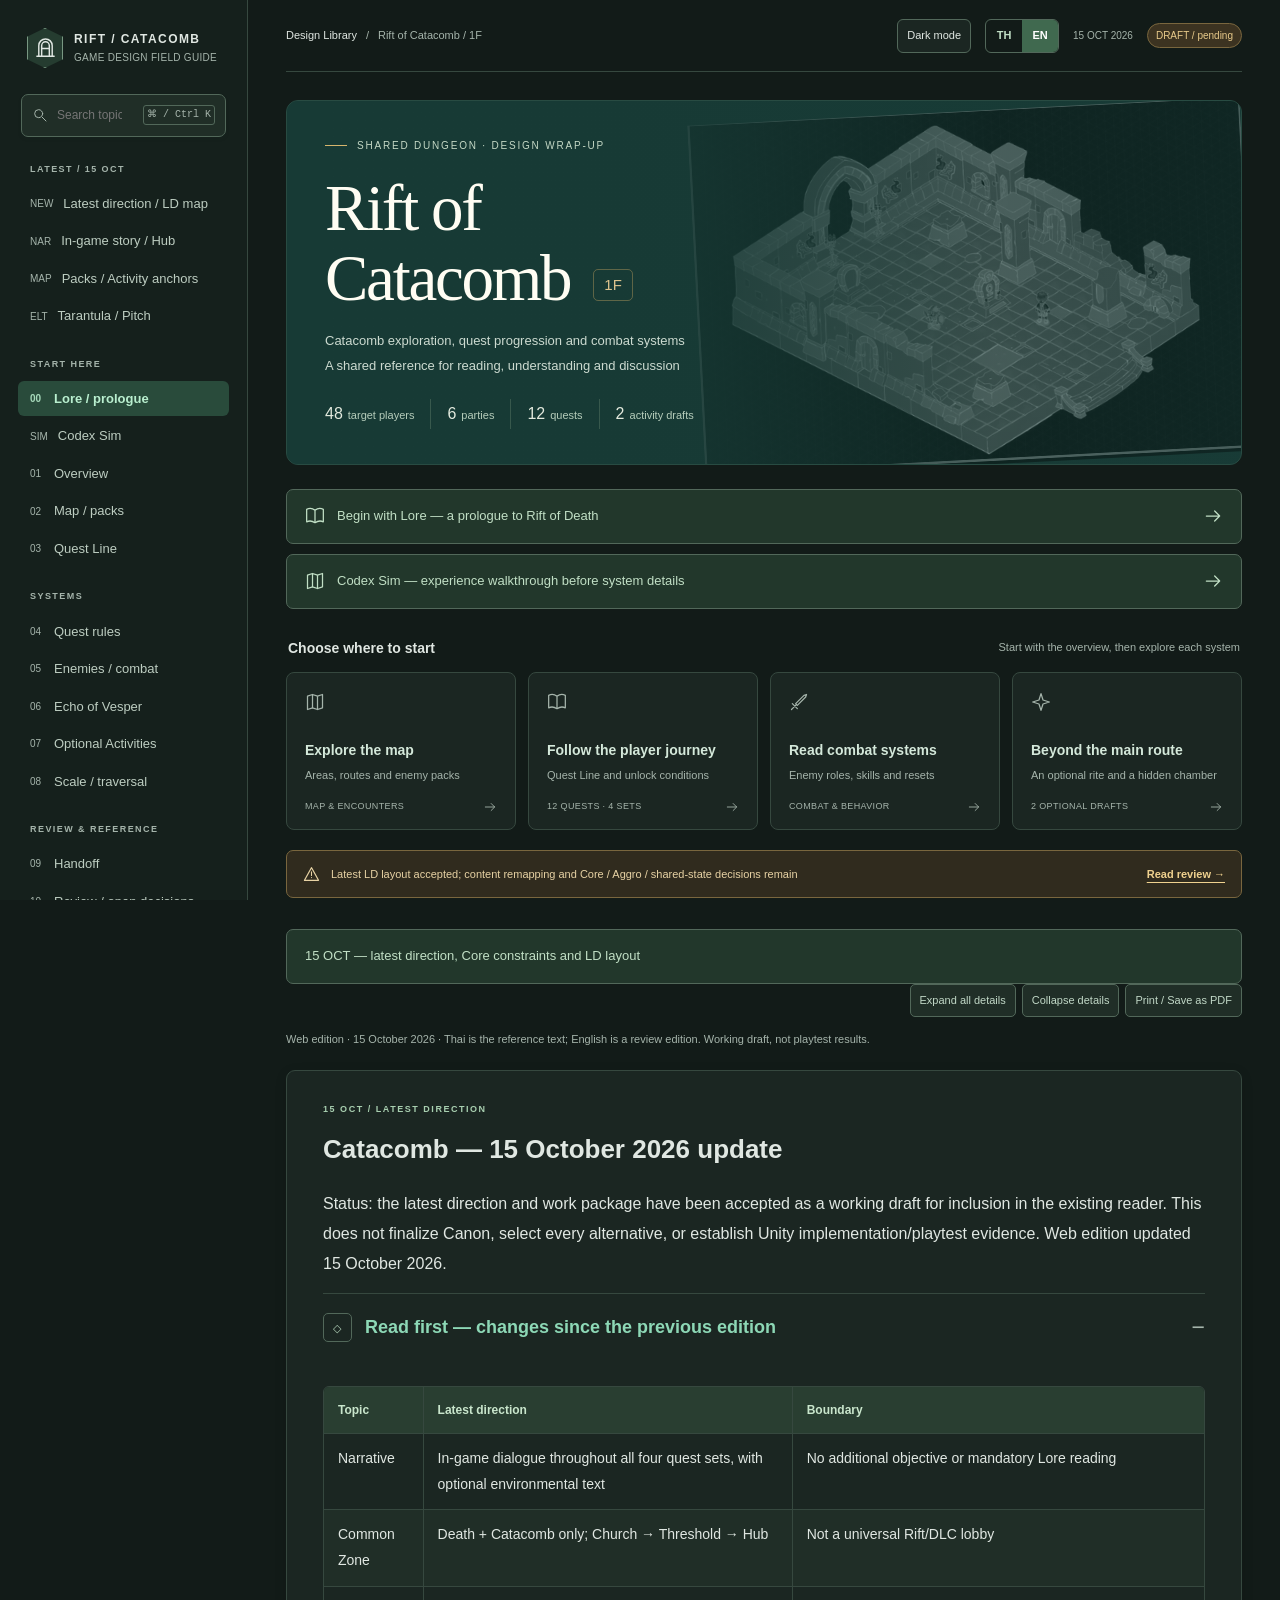
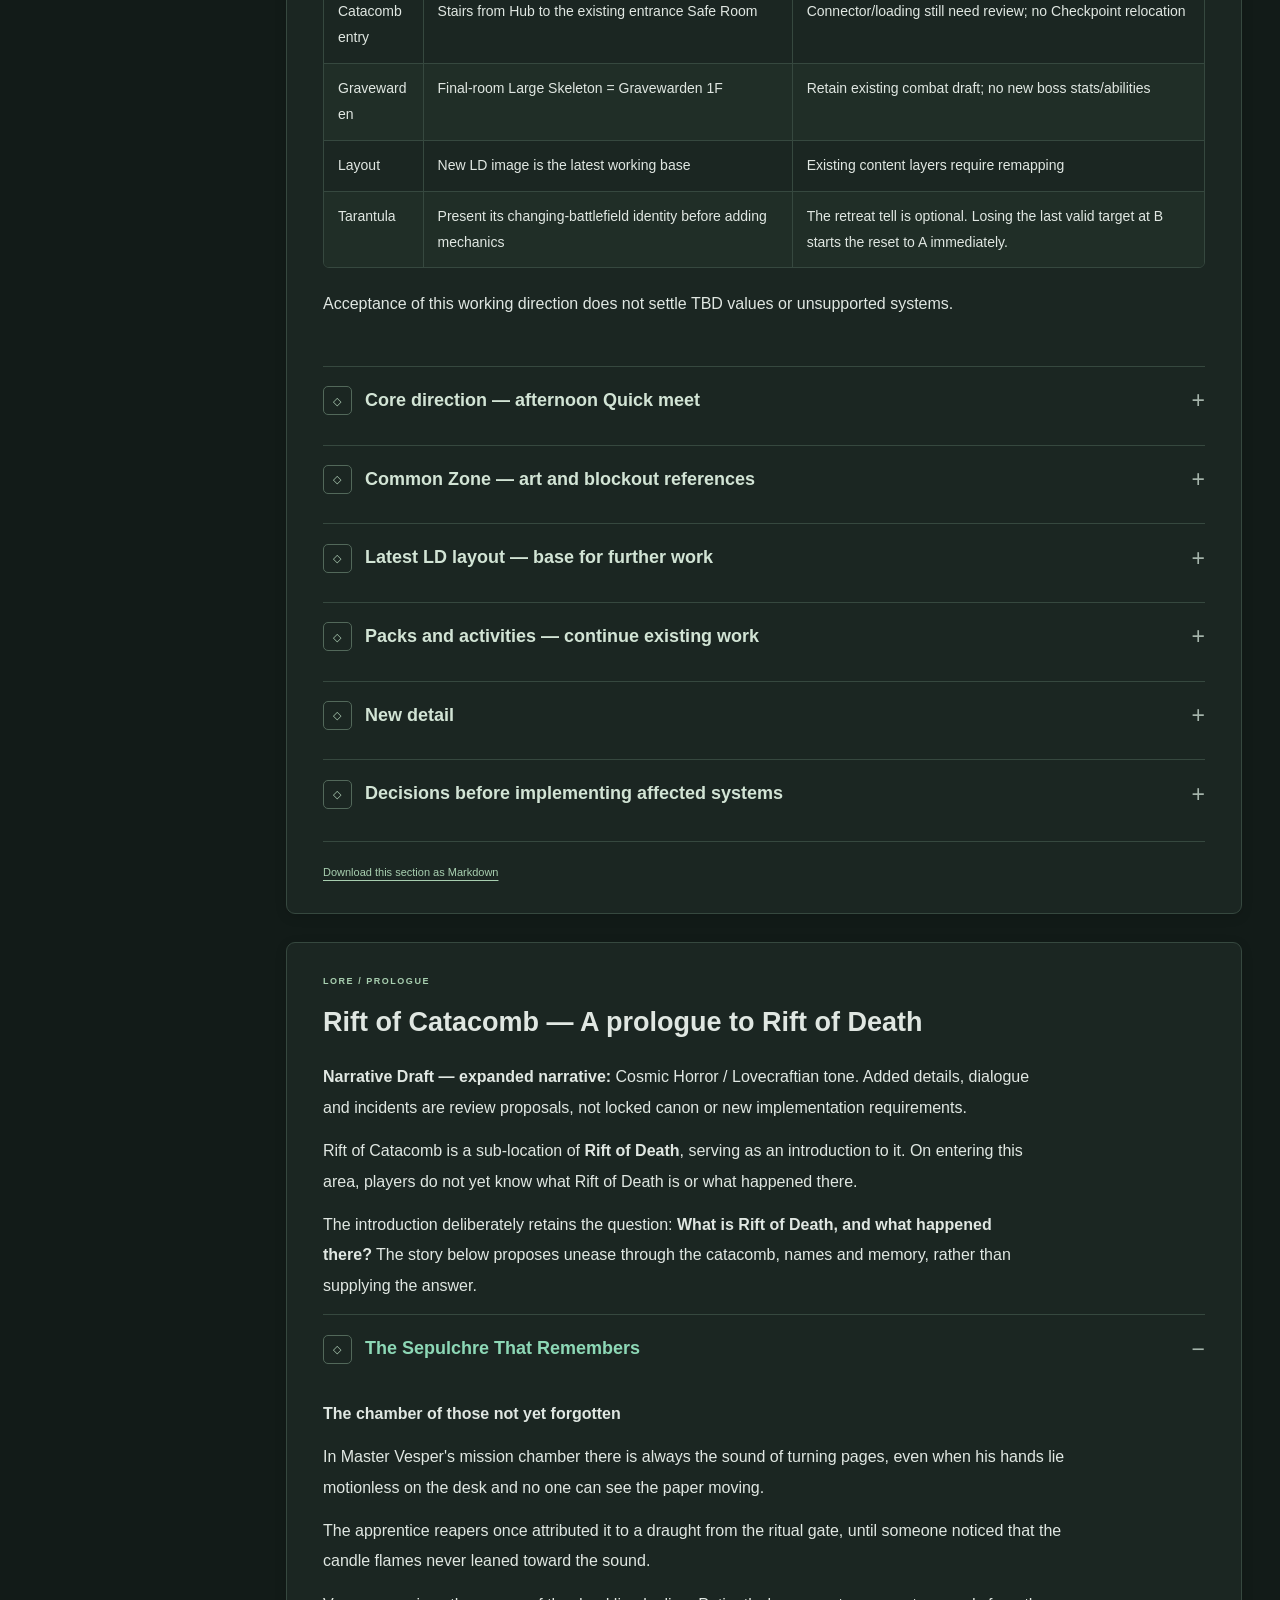
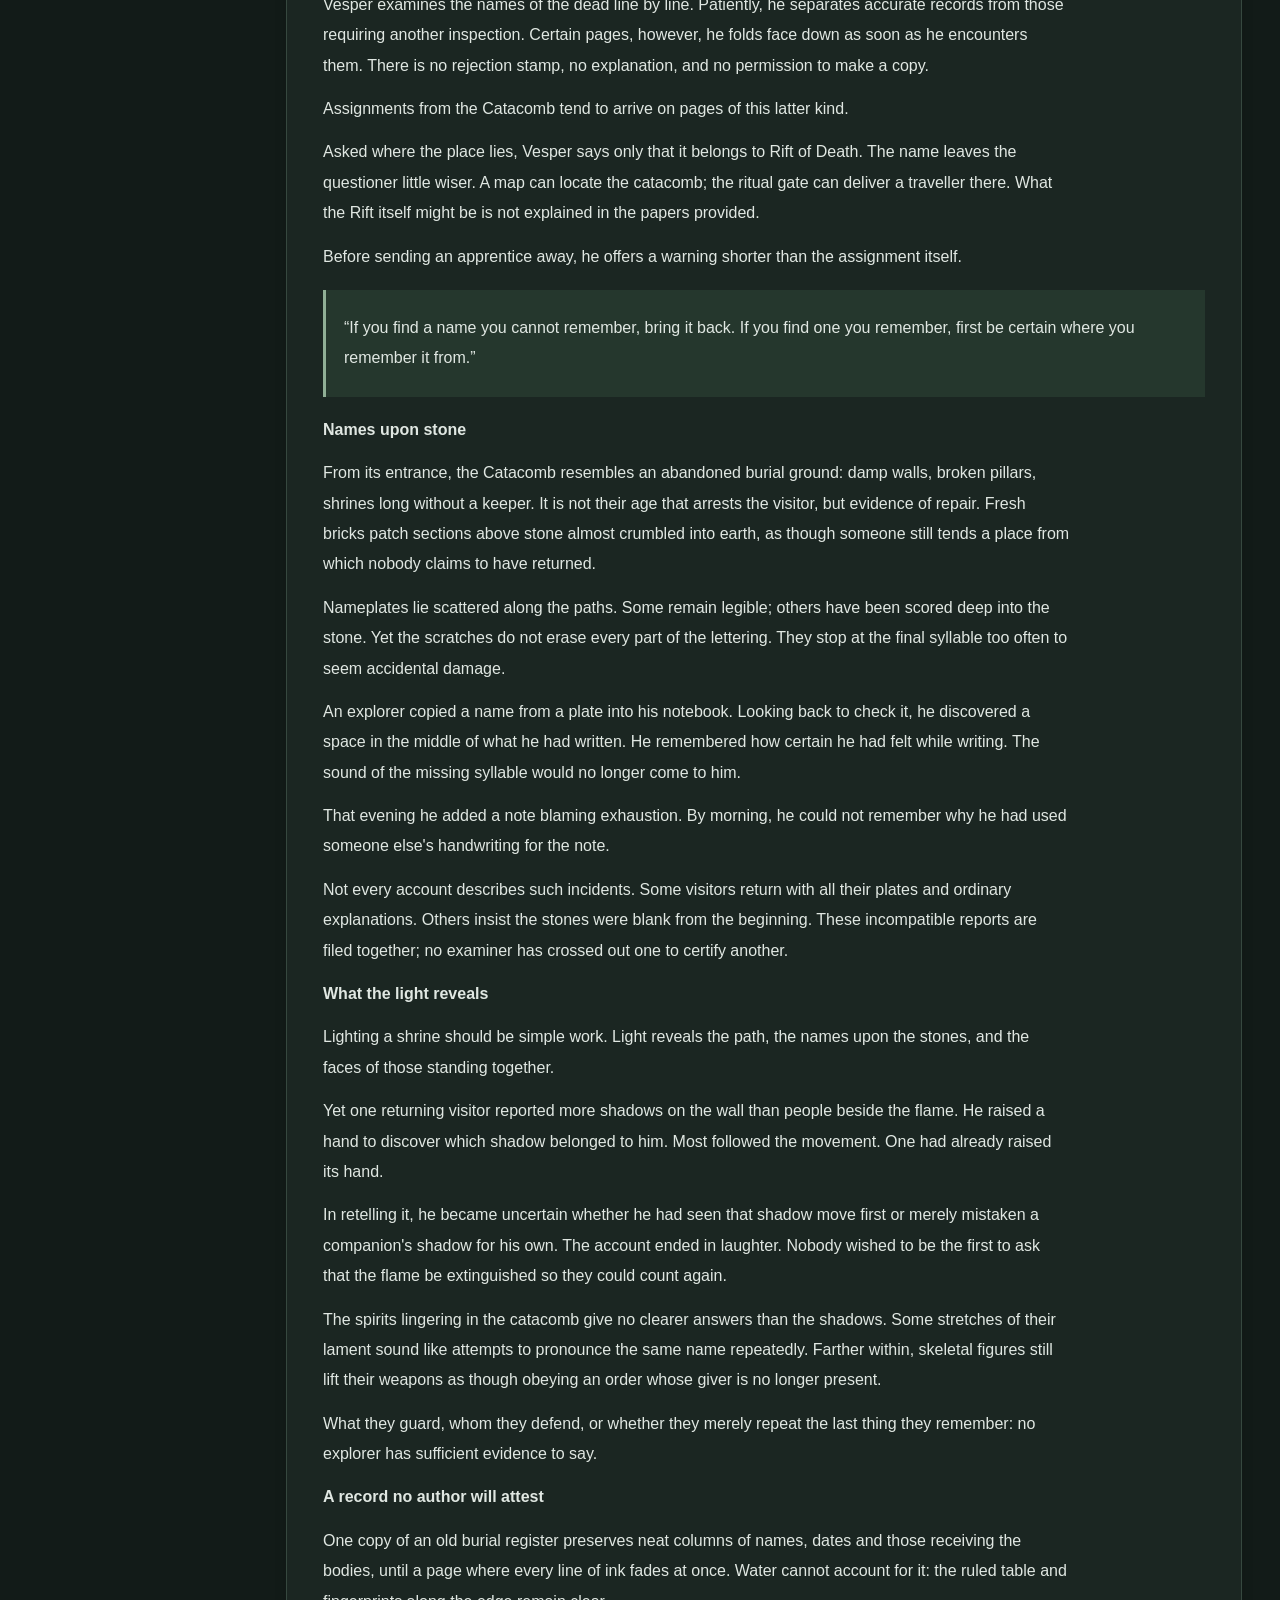
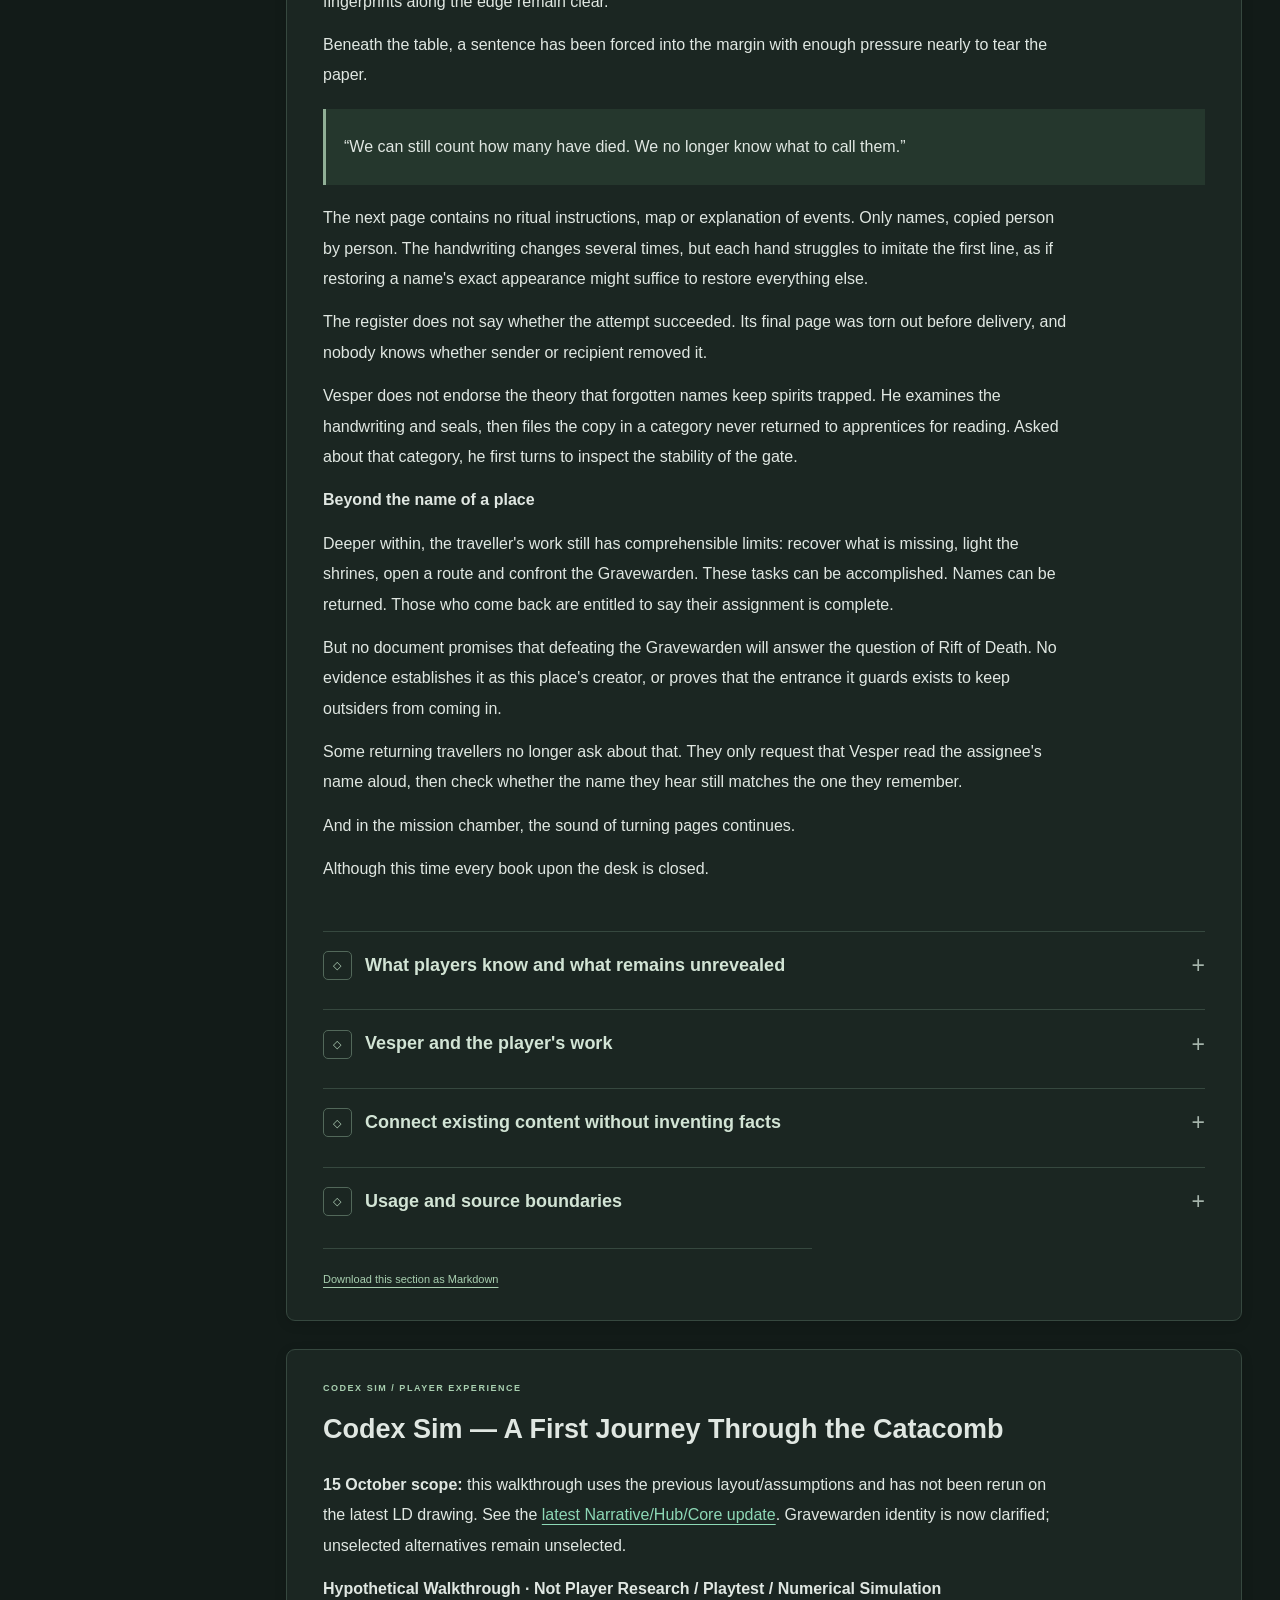
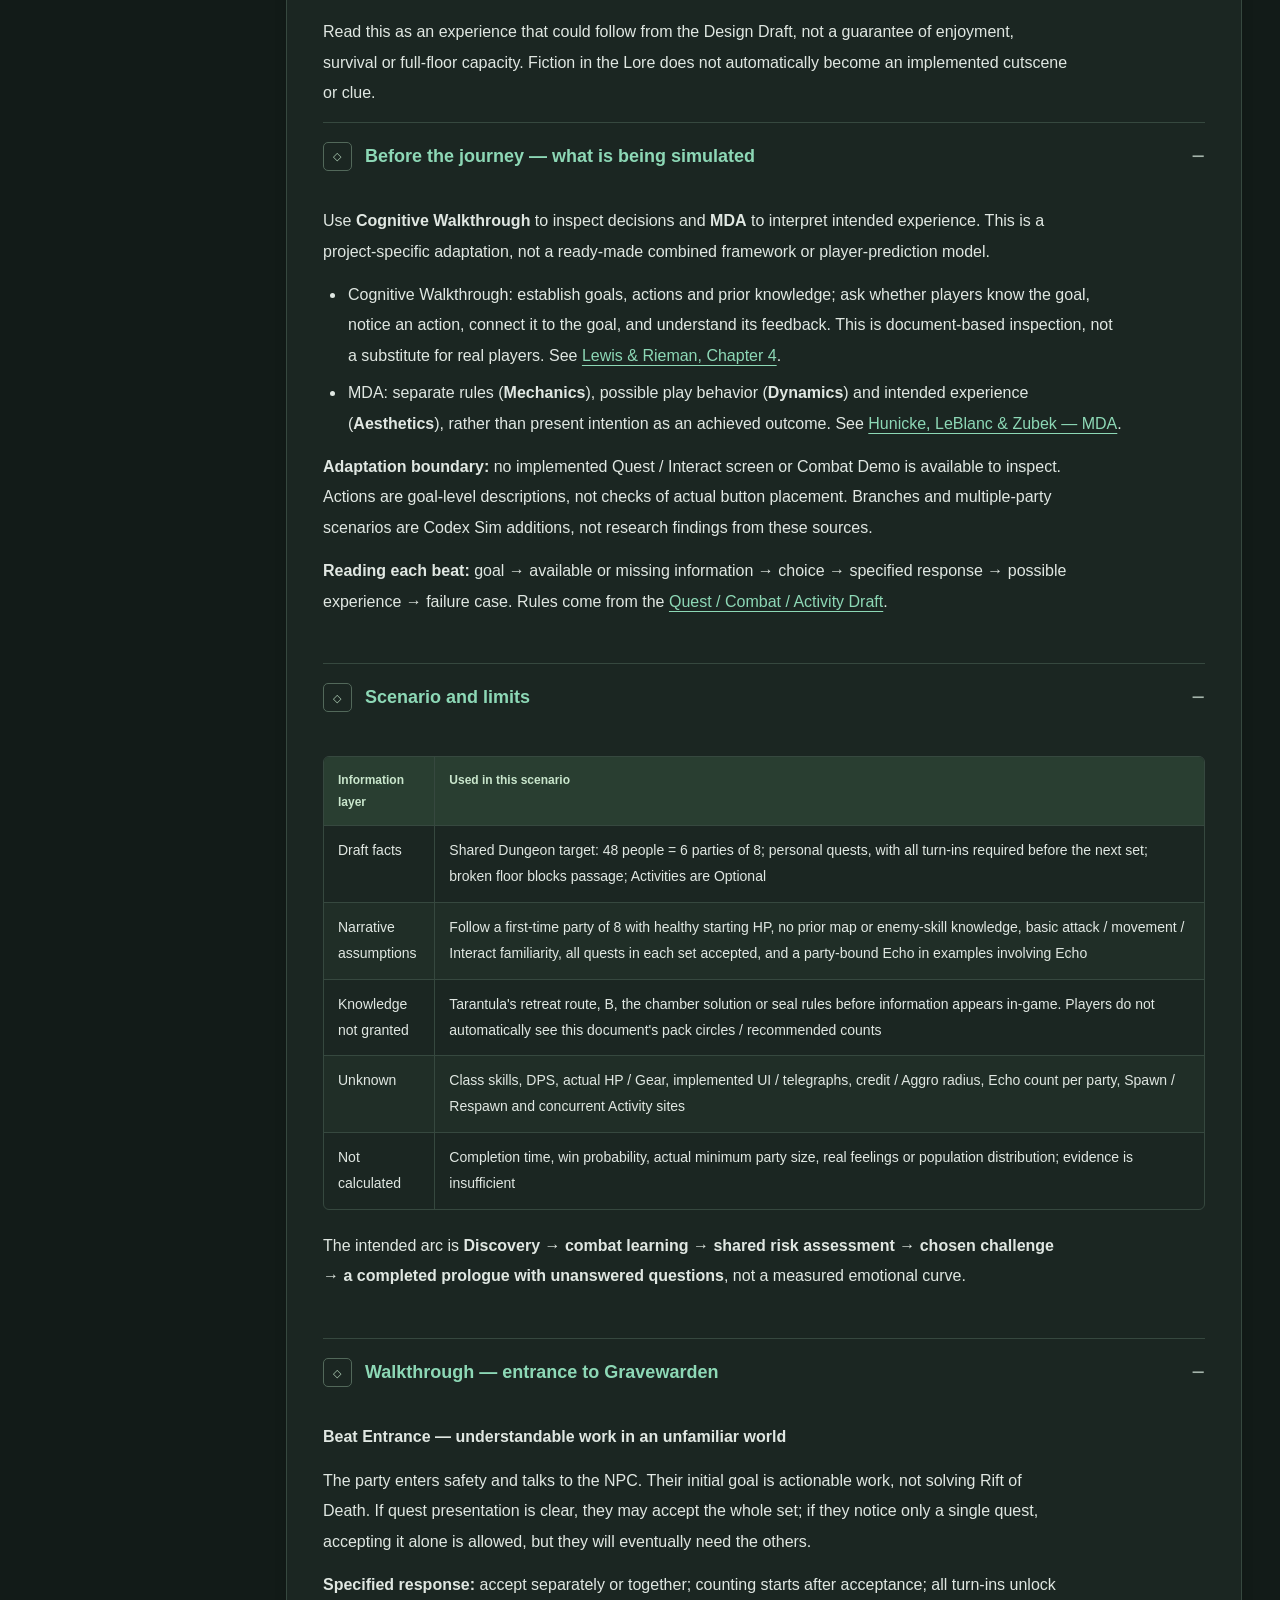
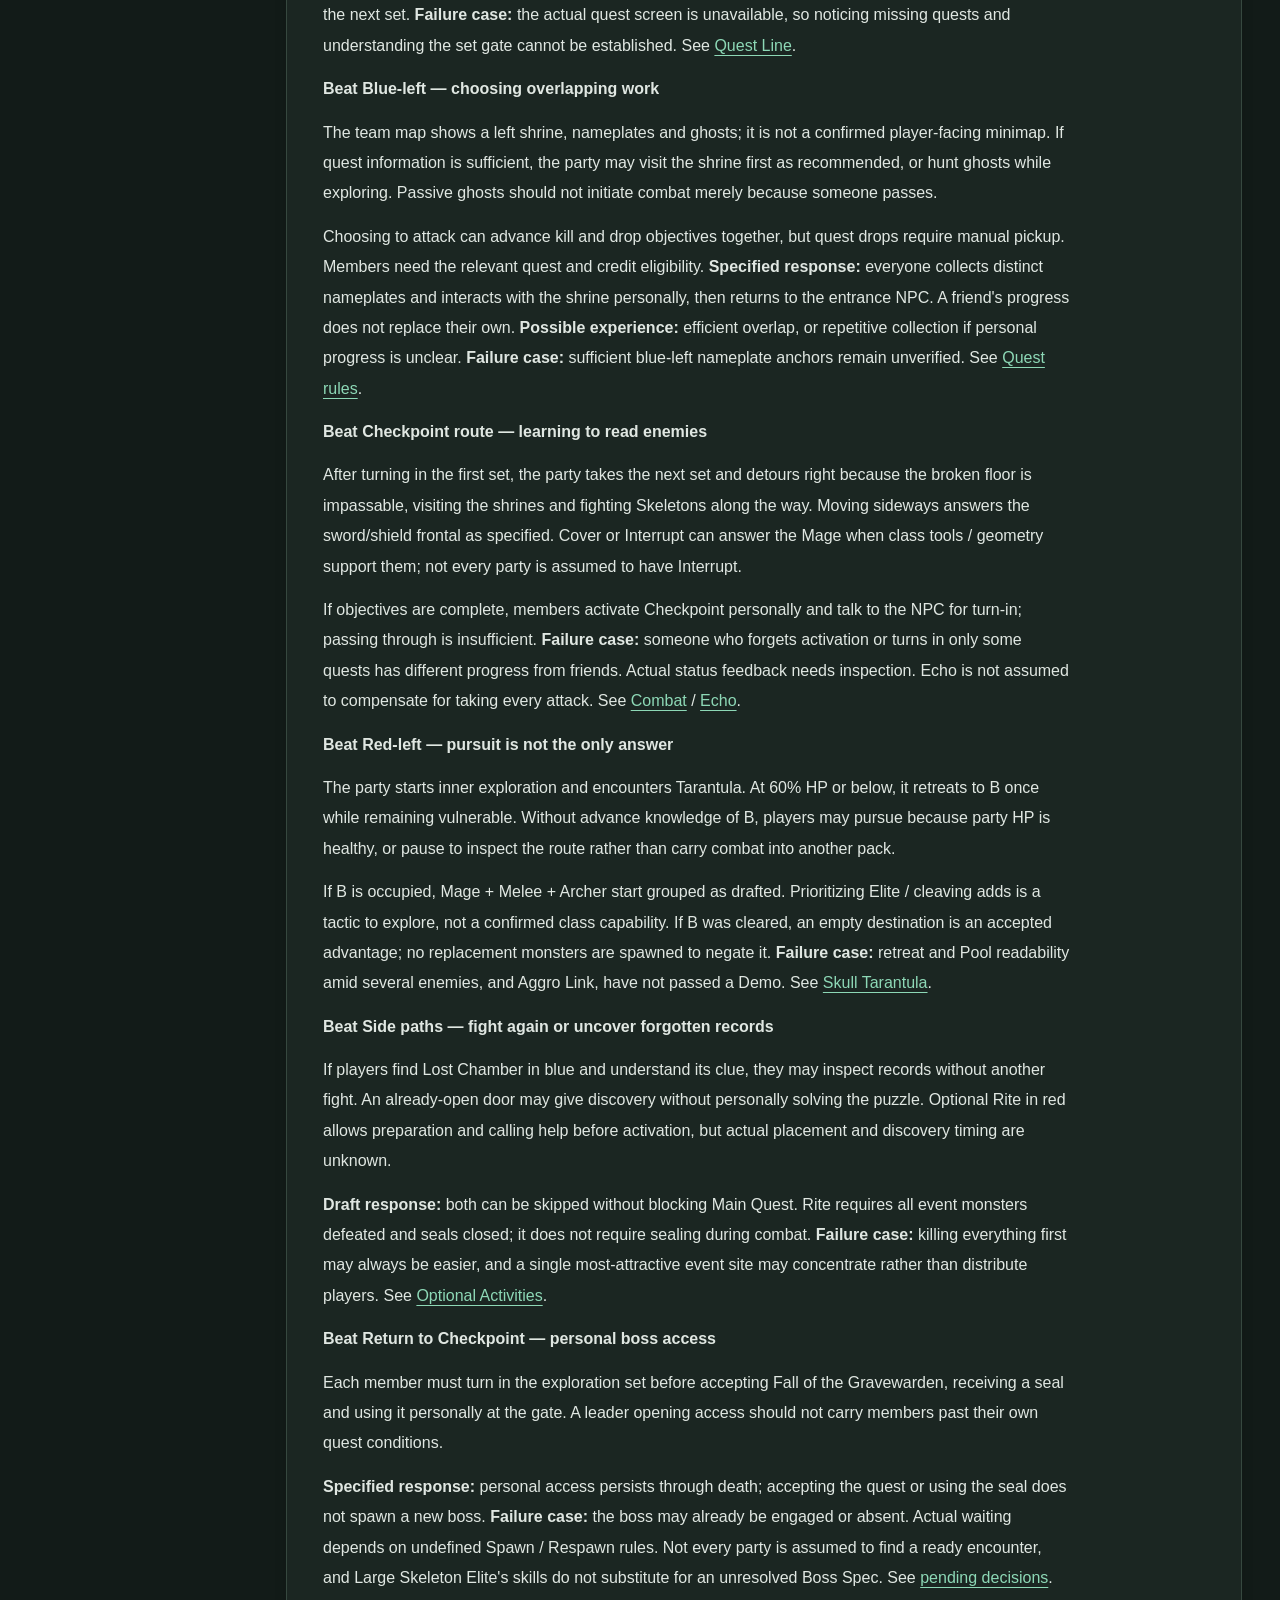
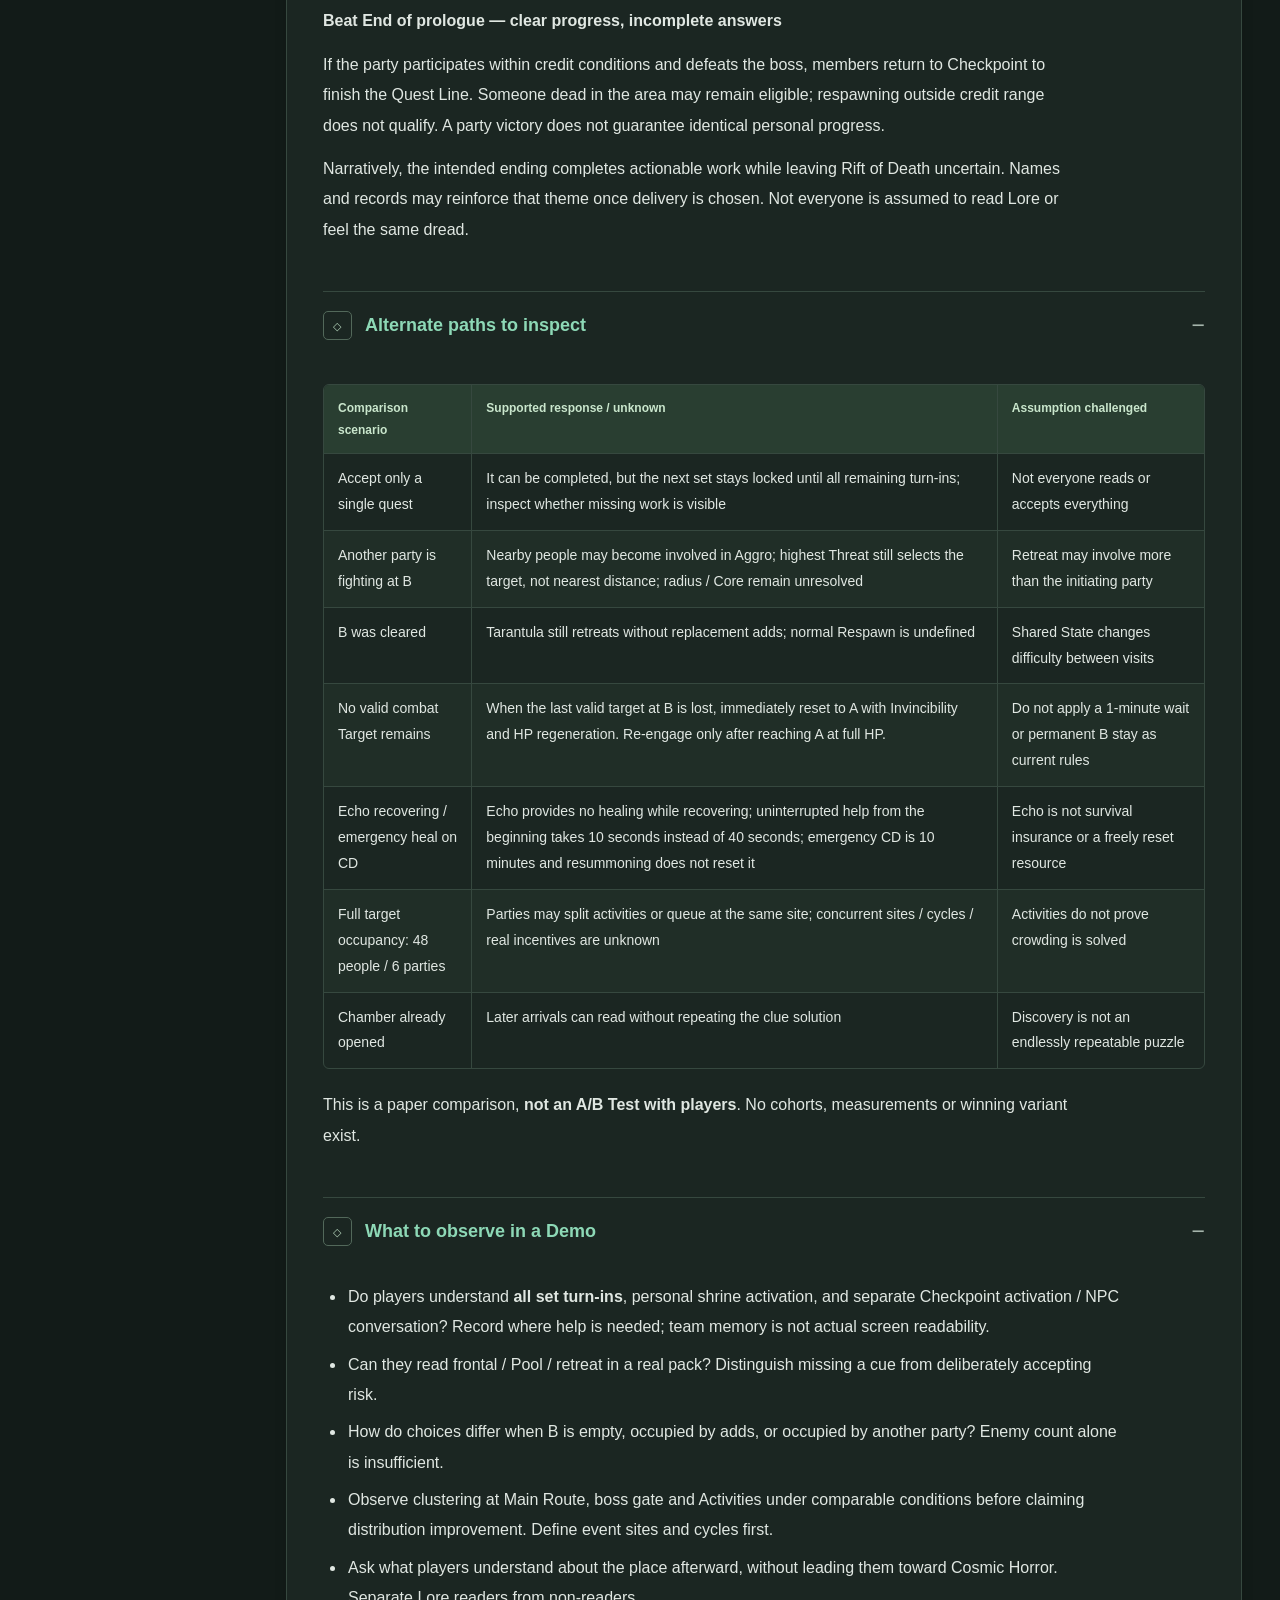
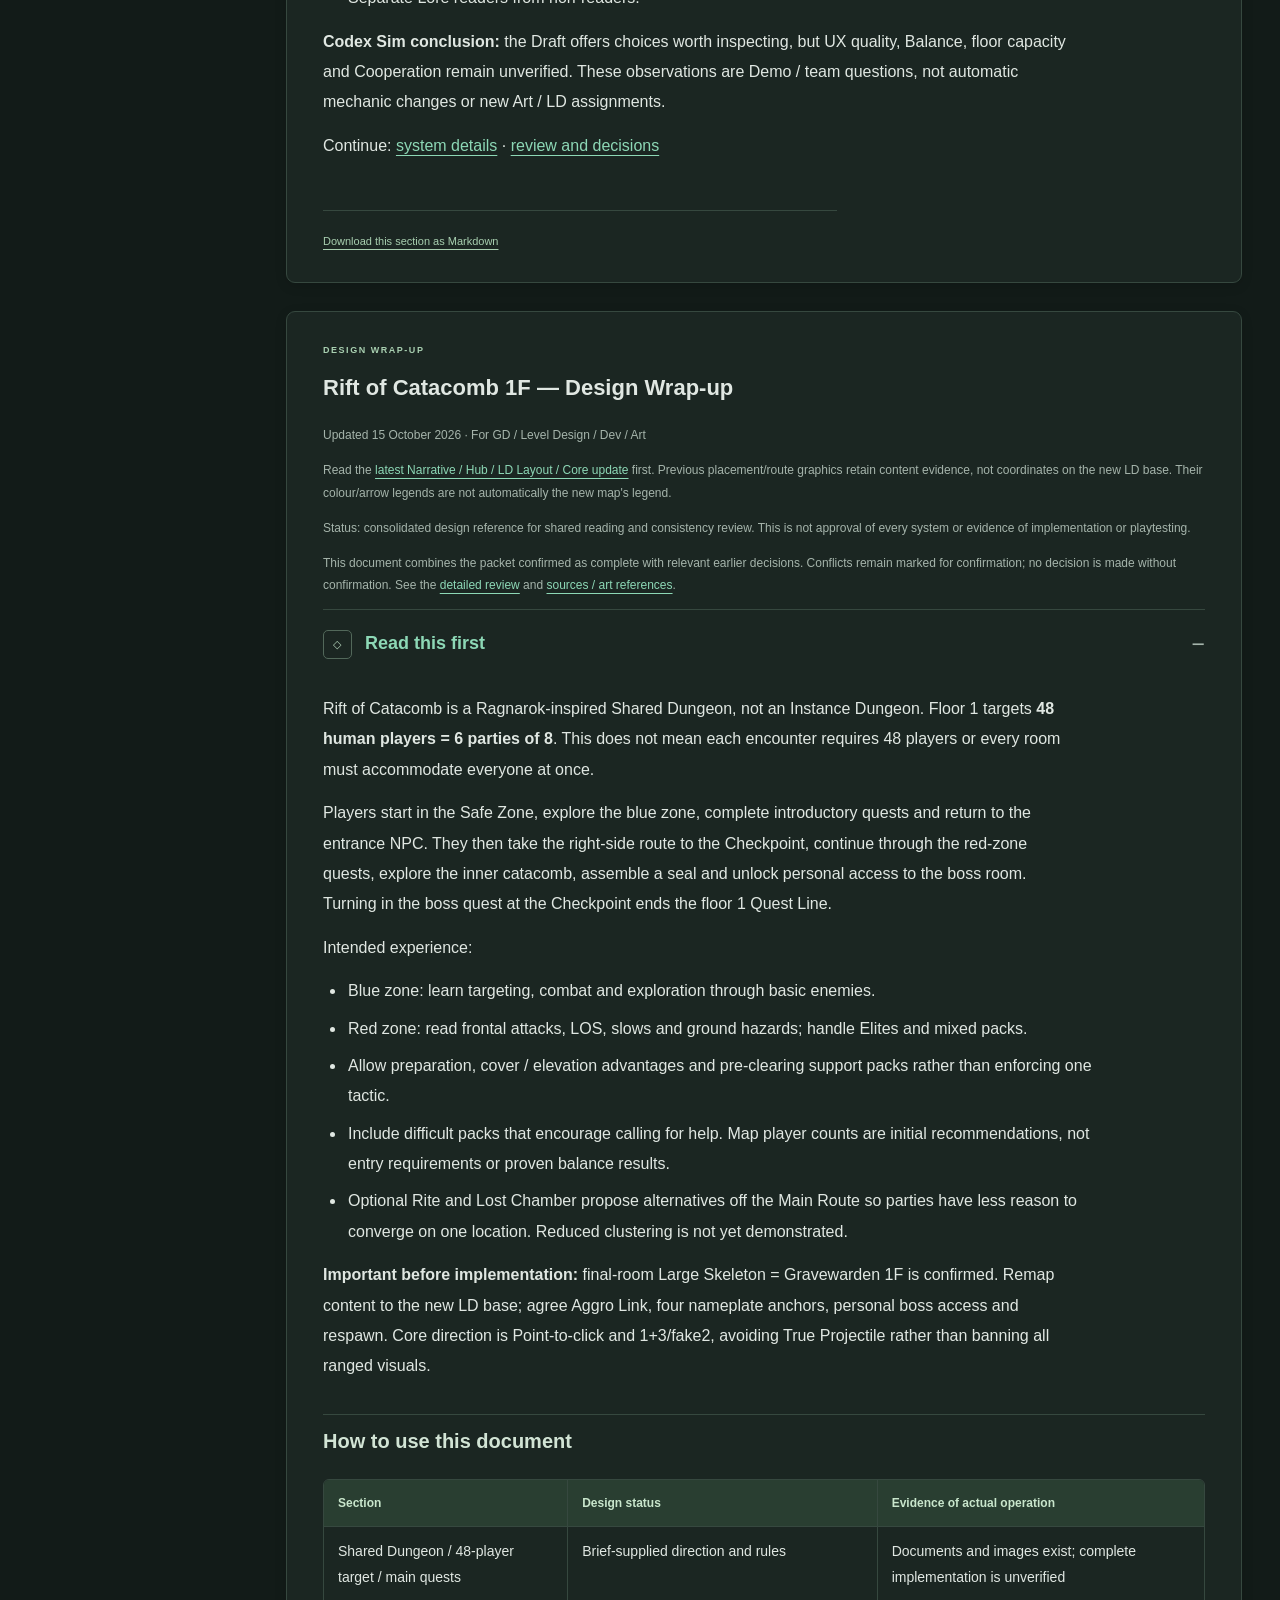
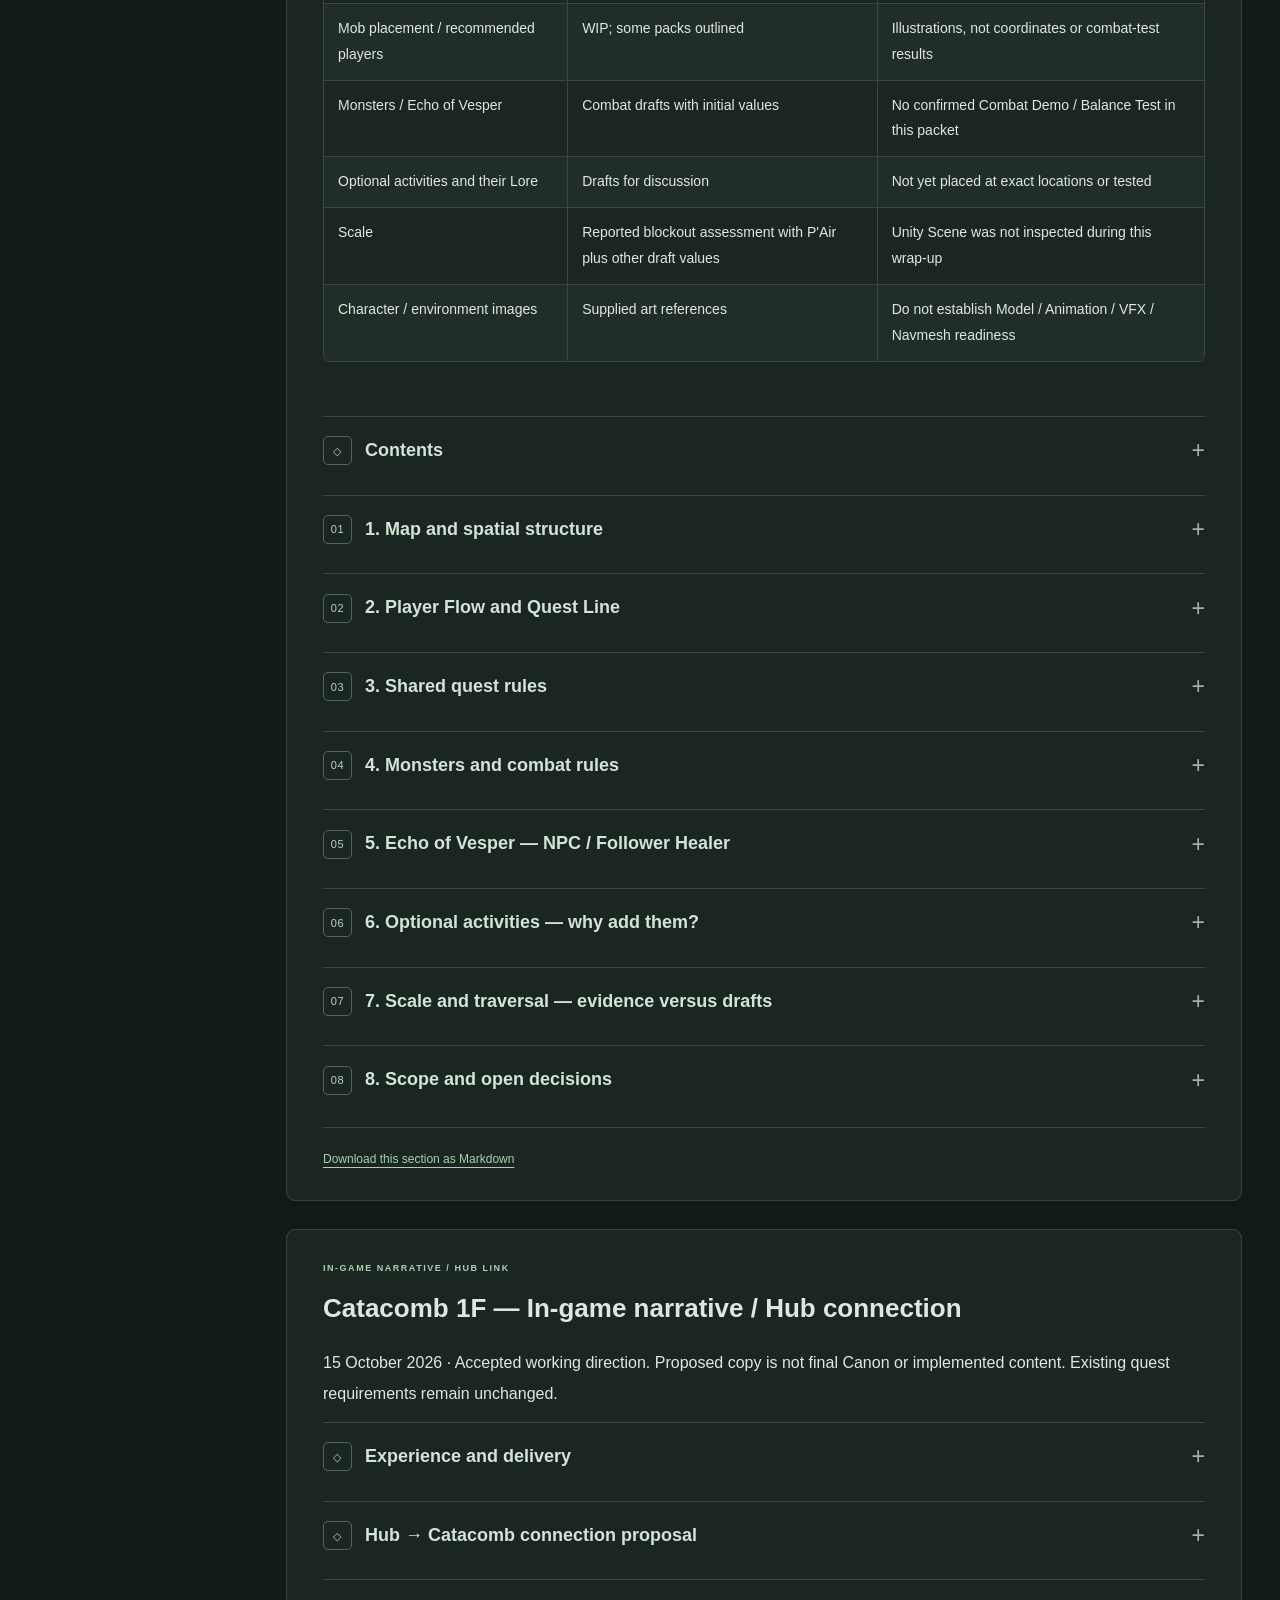
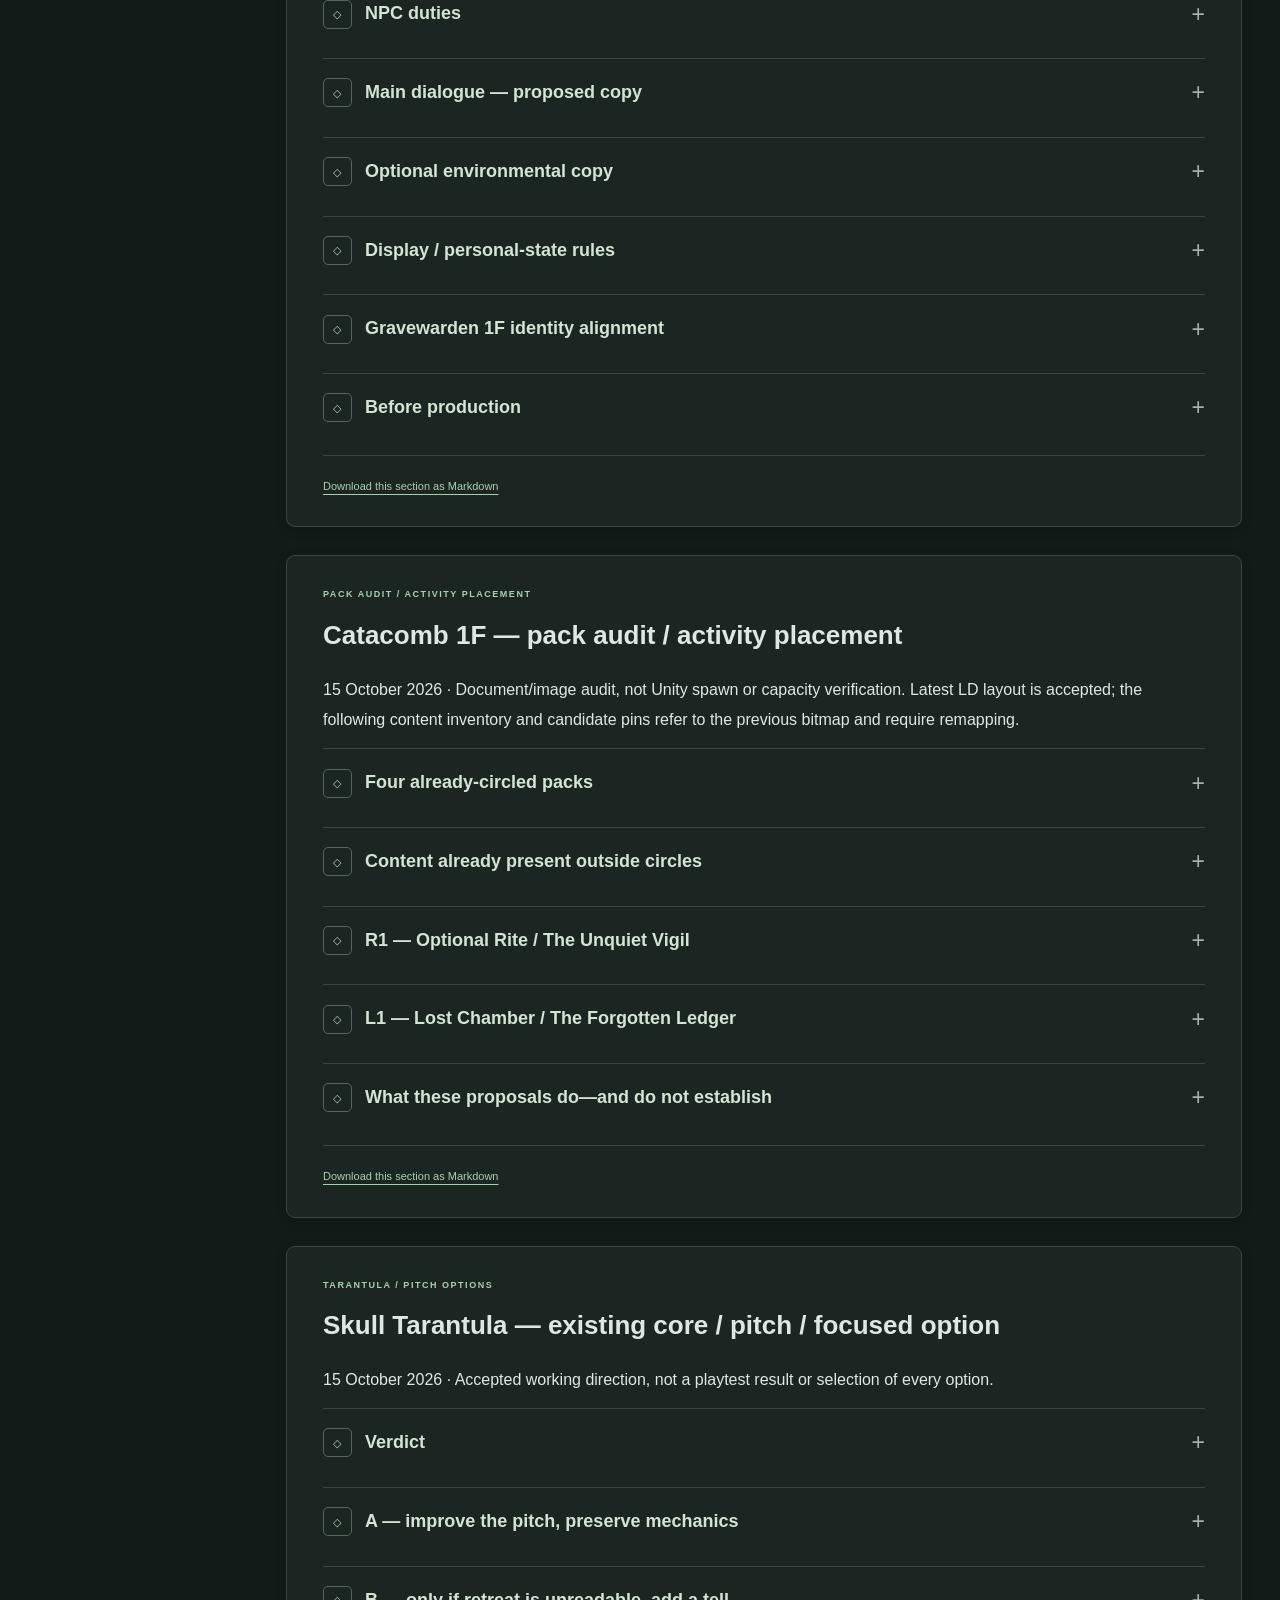
<file: Rift-of-Catacomb-1F-Wrapup.en.html>
<!doctype html>
<html data-theme="dark" lang="en"><head><meta charset="utf-8"><meta name="viewport" content="width=device-width,initial-scale=1">
<meta name="color-scheme" content="dark light"><title>Rift of Catacomb 1F — Design Wrap-up</title>
<script>// Local preference only. Query state also works when local storage is unavailable.
function readTheme() {
  const fromLink = new URLSearchParams(location.search).get('theme');
  if (fromLink === 'dark' || fromLink === 'light') return fromLink;
  try { const saved = localStorage.getItem('catacomb-reader-theme'); if (saved === 'dark' || saved === 'light') return saved; } catch {}
  return 'dark';
}
document.documentElement.dataset.theme = readTheme();
</script><style>:root{--ink:#25343a;--muted:#5b696d;--line:#dce2df;--accent:#17665e;--paper:#fffefa;--back:#f4f5f1;--sidebar:248px;--gold:#d6b56d;--shadow:0 10px 35px #182e2410}
.menu-backdrop{display:none}
.theme-toggle{border:1px solid #bac9b9;border-radius:6px;min-height:34px;padding:4px 9px;background:var(--paper);color:var(--ink);font-size:11px;white-space:nowrap}
.sim-entry{margin-top:10px}.context-reference{margin:18px 0 24px;padding:14px;border:1px solid var(--line);border-radius:8px;background:var(--back)}.context-reference img{max-height:310px;object-fit:contain;margin:0 auto 12px;width:auto}.context-reference figcaption{font-size:12px;line-height:1.8}.reference-pair{display:grid;grid-template-columns:repeat(2,minmax(0,1fr));gap:14px}.reference-pair figure{min-width:0}#sim>.document-title{font-size:27px}#sim>p{max-width:84ch}
@media(max-width:760px){.reference-pair{grid-template-columns:1fr}.theme-toggle{min-height:38px;font-size:10px;padding:3px 7px}.topbar-meta .draft-dot{display:none}.context-reference{padding:10px}.context-reference img{max-height:260px}}
@media screen{
  :root[data-theme="dark"]{color-scheme:dark;--ink:#e0e7e2;--muted:#a5b4ab;--line:#36483f;--accent:#8dd8b6;--paper:#1b2622;--back:#121b18;--shadow:0 10px 35px #0005}
  :root[data-theme="dark"] aside{background:#15201c;border-color:#36483f}
  :root[data-theme="dark"] .brand-lockup,:root[data-theme="dark"] .breadcrumb strong{color:#e0e7e2}
  :root[data-theme="dark"] .brand-mark{background:#253c30;border-color:#789882}
  :root[data-theme="dark"] .brand-title small,:root[data-theme="dark"] .breadcrumb,:root[data-theme="dark"] .topbar-meta,:root[data-theme="dark"] .sidebar-note,:root[data-theme="dark"] .nav-group-label,:root[data-theme="dark"] .nav-number{color:#a5b4ab}
  :root[data-theme="dark"] .search-box,:root[data-theme="dark"] .search-results{background:#202e27;border-color:#52685a}
  :root[data-theme="dark"] .search-box svg,:root[data-theme="dark"] kbd,:root[data-theme="dark"] .search-results small{color:#a5b4ab;border-color:#52685a}
  :root[data-theme="dark"] .search-results strong{color:#b8e6cc}
  :root[data-theme="dark"] .search-results a,:root[data-theme="dark"] .sidebar-note{border-color:#36483f}
  :root[data-theme="dark"] .nav-group a{color:#bdcdc1}
  :root[data-theme="dark"] .nav-group a:hover,:root[data-theme="dark"] .toolbar button:hover{background:#304a3b;color:#e0f1e5}
  :root[data-theme="dark"] .nav-group a[aria-current]{background:#294b3b;color:#b9efcf}
  :root[data-theme="dark"] .nav-group a[aria-current] .nav-number{color:#a6d9ba}
  :root[data-theme="dark"] .sidebar-note span,:root[data-theme="dark"] .draft-dot{color:#e8ca8a}
  :root[data-theme="dark"] .draft-dot{background:#3c3321;border-color:#79663e}
  :root[data-theme="dark"] .quick-card{background:#1b2622;border-color:#36483f;color:#d4e8da}
  :root[data-theme="dark"] .quick-card p,:root[data-theme="dark"] .quick-card .card-foot,:root[data-theme="dark"] .quick-card .card-icon,:root[data-theme="dark"] .start-row p{color:#a5b4ab}
  :root[data-theme="dark"] .quick-card:hover{border-color:#8dab95}
  :root[data-theme="dark"] .review-strip,:root[data-theme="dark"] .critical-callout{background:#302b1e;border-color:#79663e;color:#e7d2a4}
  :root[data-theme="dark"] .review-strip a{color:#f0d28f}
  :root[data-theme="dark"] .toolbar button,:root[data-theme="dark"] .mobile-menu{background:#202e27;border-color:#52685a;color:#c1d8c7}
  :root[data-theme="dark"] article,:root[data-theme="dark"] .gallery,:root[data-theme="dark"] .snapshot-box{border-color:#36483f;box-shadow:0 3px 12px #0002}
  :root[data-theme="dark"] .article-label,:root[data-theme="dark"] .download a,:root[data-theme="dark"] footer a{color:#a8cfb0}
  :root[data-theme="dark"] #design>p,:root[data-theme="dark"] figcaption,:root[data-theme="dark"] .download,:root[data-theme="dark"] footer,:root[data-theme="dark"] .language-note{color:#a5b4ab}
  :root[data-theme="dark"] h3,:root[data-theme="dark"] .section,:root[data-theme="dark"] .appendix,:root[data-theme="dark"] .download,:root[data-theme="dark"] .table-scroll,:root[data-theme="dark"] th,:root[data-theme="dark"] td{border-color:#36483f}
  :root[data-theme="dark"] h3,:root[data-theme="dark"] .section>summary,:root[data-theme="dark"] .appendix>summary{color:#d2e4d5}
  :root[data-theme="dark"] .section[open]>summary{color:#8dd8b6}
  :root[data-theme="dark"] .section-index{color:#b5d5bc;border-color:#52685a}
  :root[data-theme="dark"] .section>summary:after,:root[data-theme="dark"] .appendix>summary:after{color:#a5b4ab}
  :root[data-theme="dark"] th{background:#293e31;color:#c9e6cc}
  :root[data-theme="dark"] tr:nth-child(even) td{background:#202e27}
  :root[data-theme="dark"] blockquote{background:#25372d;border-color:#90af96}
  :root[data-theme="dark"] code{background:#304438;color:#d8eadd}
  :root[data-theme="dark"] .lore-entry{background:#22372b;border-color:#52685a;color:#c1dfc5}
  :root[data-theme="dark"] .lore-entry:hover{background:#304a3b}
  :root[data-theme="dark"] .language-switch,:root[data-theme="dark"] .theme-toggle{border-color:#52685a}
  :root[data-theme="dark"] .language-switch a{color:#c1dfc5}
  :root[data-theme="dark"] .language-switch a[aria-current="page"]{background:#40694f;color:#fff}
  :root[data-theme="dark"] .gallery>details>summary{color:#a8cfb0}
  :root[data-theme="dark"] .skip-link{background:#22372b;color:#c1dfc5}
}
.lore-entry{display:flex;align-items:center;gap:12px;border:1px solid #c7d6c5;background:#e9f0e3;padding:14px 18px;border-radius:7px;text-decoration:none;font-size:13px;color:#355d3c}.lore-entry svg:last-child{margin-left:auto}.lore-entry:hover{background:#dde9d7}#lore>p{max-width:80ch}#lore>.document-title{font-size:27px}
.language-switch{display:flex;border:1px solid #bac9b9;border-radius:6px;overflow:hidden;flex:none}.language-switch a{display:grid;place-items:center;min-width:36px;min-height:32px;padding:3px 7px;text-decoration:none;font:600 11px/1.5 Tahoma,sans-serif;color:#4a644a}.language-switch a[aria-current="page"]{background:#275c44;color:#fff}.language-switch a:hover{box-shadow:inset 0 0 0 2px #87a38b}.language-note{font-size:11px;color:#6e796b;line-height:1.9;margin:0 0 20px}.language-switch a:focus-visible{outline-offset:-3px}
@media(max-width:760px){.breadcrumb>strong{display:none}.language-switch a{min-width:38px;min-height:38px}.topbar-meta{gap:6px}}
*{box-sizing:border-box}html{scroll-behavior:smooth;scroll-padding-top:90px}body{margin:0;background:var(--back);color:var(--ink);font:16px/1.9 "Leelawadee UI","Noto Sans Thai",Tahoma,sans-serif;overflow-wrap:anywhere}a{color:var(--accent);text-underline-offset:4px}a:focus-visible,summary:focus-visible,button:focus-visible,input:focus-visible{outline:3px solid #ba8c35;outline-offset:4px}button,input{font:inherit}button{cursor:pointer}svg{width:20px;height:20px;flex:none;stroke:currentColor;fill:none;stroke-width:1.5;stroke-linecap:round;stroke-linejoin:round}.skip-link{position:fixed;top:-80px;left:265px;z-index:99;background:white;padding:10px}.skip-link:focus{top:10px}
aside{position:fixed;inset:0 auto 0 0;width:var(--sidebar);background:#ebeeea;border-right:1px solid #d8ded8;padding:28px 18px 20px;overflow:auto;z-index:50;display:flex;flex-direction:column}.brand-lockup{display:flex;align-items:center;gap:11px;text-decoration:none;color:#20362f;margin:0 9px 26px}.brand-mark{width:36px;height:40px;display:grid;place-items:center;border:1px solid #849c8f;clip-path:polygon(50% 0,100% 22%,100% 78%,50% 100%,0 78%,0 22%);background:#dce6df}.brand-mark svg{width:23px;height:23px}.brand-title{font-size:12px;letter-spacing:.12em;font-weight:700;line-height:1.6}.brand-title small{display:block;letter-spacing:.03em;font-size:10px;color:#62736a;font-weight:400}.search-box{position:relative;display:flex;align-items:center;gap:7px;margin:0 3px 24px;padding:8px 10px;border:1px solid #cbd4cb;border-radius:7px;background:#f9faf7;box-shadow:0 2px 4px #142a1810}.search-box svg{width:16px;color:#728078}.search-box input{width:100%;min-width:0;background:transparent;border:0;outline:0;color:var(--ink);font-size:12px}.search-box:focus-within{border-color:var(--accent)}kbd{font:10px/1.4 monospace;border:1px solid #d3d9d3;border-radius:3px;padding:2px 3px;color:#68746c;white-space:nowrap}.search-results{background:white;border:1px solid #cbd4cb;border-radius:7px;margin:-16px 3px 20px;max-height:45vh;overflow:auto}.search-results[hidden]{display:none}.search-results a{display:block;padding:10px 12px;text-decoration:none;border-bottom:1px solid #e7ece6;line-height:1.6}.search-results strong{display:block;font-size:12px;color:#274839}.search-results small{display:block;font-size:11px;color:#6a776d}.search-empty{padding:12px;font-size:12px;color:var(--muted)}.nav-group{margin-bottom:22px}.nav-group-label{font-size:9px;font-weight:700;letter-spacing:.16em;color:#7b887e;margin:0 12px 8px}.nav-group a{display:flex;align-items:center;gap:10px;padding:8px 12px;color:#56635a;font-size:13px;text-decoration:none;border-radius:6px;line-height:1.5;margin:2px 0}.nav-group a .nav-number{font-size:10px;color:#8d9c90;min-width:14px}.nav-group a:hover{background:#e0e7df;color:#1f4d3b}.nav-group a[aria-current]{background:#d6e5d9;color:#154c38;font-weight:700}.nav-group a[aria-current] .nav-number{color:#386e4b}.sidebar-note{margin-top:auto;padding:20px 12px 0;border-top:1px solid #d3dbd2;font-size:10px;line-height:1.8;color:#748074}.sidebar-note span{display:block;color:#947434;font-size:10px;margin-top:8px}
main{margin-left:var(--sidebar);padding:0 38px 50px;max-width:1450px}.topbar{height:72px;display:flex;align-items:center;justify-content:space-between;gap:20px;border-bottom:1px solid var(--line);margin-bottom:28px}.breadcrumb{display:flex;gap:9px;align-items:center;font-size:11px;color:#7c8980}.breadcrumb strong{color:#41544a;font-weight:500}.topbar-meta{display:flex;align-items:center;gap:14px;color:#7b897d;font-size:10px}.draft-dot{color:#8b6d30;background:#f0e6cf;border:1px solid #e3d4b2;padding:2px 8px;border-radius:20px;white-space:nowrap}.mobile-menu{display:none;background:none;border:1px solid #bdcbbf;border-radius:5px;padding:5px 9px;color:#315842;font-size:12px}
.hero{position:relative;overflow:hidden;background:#183b36;color:#f4f1e8;border:1px solid #284b42;border-radius:12px;min-height:330px;margin-bottom:24px;padding:35px 38px;isolation:isolate}.hero:after{content:"";position:absolute;inset:0;z-index:-1;background:linear-gradient(90deg,#173a35 0%,#173a35f0 34%,#173a3540 74%,#173a3550)}.hero-art{position:absolute;right:-8px;top:-40px;width:58%;height:125%;z-index:-2;opacity:.5;transform:rotate(-3deg)}.hero-art img{width:100%;height:100%;object-fit:contain;filter:grayscale(1) invert(1);mix-blend-mode:screen;border:0;background:transparent;margin:0}.hero-kicker{display:flex;align-items:center;gap:10px;font-size:10px;letter-spacing:.18em;color:#c4d8c5}.hero-kicker:before{content:"";height:1px;width:22px;background:#d6b56d}.hero h1{font-family:Georgia,"Times New Roman",serif;font-size:65px;line-height:1.08;font-weight:400;letter-spacing:-.035em;margin:18px 0 16px;max-width:580px;color:#fffdf3}.hero h1 span{display:inline-block;vertical-align:middle;font-family:"Leelawadee UI",Tahoma,sans-serif;letter-spacing:0;font-size:15px;color:#dcc38d;border:1px solid #bb9d5d70;border-radius:5px;padding:7px 10px;margin-left:9px}.hero-description{max-width:430px;font-size:13px;line-height:1.9;color:#ccdad0;margin:0 0 20px}.hero-facts{display:flex;flex-wrap:wrap;gap:0;font-size:11px;color:#b6cdbb}.hero-facts span{padding:0 16px;border-left:1px solid #62806b70;white-space:nowrap}.hero-facts span:first-child{padding-left:0;border:0}.hero-facts strong{font-size:16px;font-weight:500;color:#e3eade;margin-right:5px}
.start-row{display:flex;align-items:center;justify-content:space-between;gap:15px;margin:28px 2px 13px}.start-row h2{font-size:14px;font-weight:600;margin:0}.start-row p{font-size:11px;color:#7e8b81;margin:0}.quick-links{display:grid;grid-template-columns:repeat(4,minmax(0,1fr));gap:12px;margin-bottom:20px}.quick-card{display:flex;flex-direction:column;background:#fffefa;border:1px solid #dce3d9;border-radius:8px;padding:19px 18px 14px;text-decoration:none;color:#2f493a;min-height:153px;transition:transform .15s,border-color .15s,box-shadow .15s}.quick-card:hover{transform:translateY(-3px);border-color:#8dab95;box-shadow:var(--shadow)}.quick-card .card-icon{color:#647f68;margin-bottom:18px}.quick-card strong{font-size:14px;font-weight:600;margin-bottom:5px;line-height:1.5}.quick-card p{font-size:11px;color:#7c877c;margin:0;line-height:1.7}.quick-card .card-foot{display:flex;align-items:center;justify-content:space-between;font-size:9px;letter-spacing:.04em;color:#8b968b;margin-top:auto;padding-top:13px}.quick-card .card-foot svg{width:14px;height:14px}.review-strip{display:flex;align-items:center;gap:11px;padding:13px 16px;background:#f5eedf;border:1px solid #e7dbc0;border-radius:7px;color:#715c2f;font-size:11px;margin:0 0 31px;line-height:1.7}.review-strip>svg{width:17px}.review-strip a{color:#765d2d;white-space:nowrap;margin-left:auto;font-weight:600}.toolbar{display:flex;justify-content:flex-end;flex-wrap:wrap;gap:6px;margin:0 0 12px}.toolbar button{font-size:11px;border:1px solid #d9e0d6;border-radius:5px;background:#fafbf7;color:#667663;padding:5px 9px}.toolbar button:hover{background:#e5ede2;color:#315a3a}
article,.gallery,.snapshot-box{background:var(--paper);border:1px solid #dce3d9;border-radius:9px;padding:30px 36px;margin:0 0 28px;box-shadow:0 3px 12px #213a2510}article{scroll-margin-top:20px}.article-label{font-size:9px;font-weight:600;letter-spacing:.17em;color:#6c896e;text-transform:uppercase;margin-bottom:12px}.document-title{font-size:26px;line-height:1.5;font-weight:600;margin:8px 0 20px}#design>.document-title{font-size:22px}#design>p{font-size:12px;line-height:1.85;color:#7a8579}h2{font-size:24px;line-height:1.6;font-weight:600}h3{font-size:20px;line-height:1.65;font-weight:600;margin:32px 0 15px;padding-top:10px;border-top:1px solid #e4e8df;color:#284d3a}p,ul,ol{margin:13px 0}li{margin:7px 0;padding-left:2px}strong{font-weight:650}ul,ol{padding-left:23px}.section,.appendix{border-top:1px solid #dfe5db;padding:0;margin-top:10px}.section>summary,.appendix>summary{display:flex;gap:13px;align-items:center;cursor:pointer;list-style:none;font-size:18px;line-height:1.65;font-weight:600;padding:19px 0;color:#334d3d}.section>summary::-webkit-details-marker,.appendix>summary::-webkit-details-marker{display:none}.section>summary:after,.appendix>summary:after{content:"+";font-weight:400;font-size:23px;line-height:1;margin-left:auto;color:#8d9d8d}.section[open]>summary:after,.appendix[open]>summary:after{content:"−"}.section[open]>summary{color:#1b6248}.section-index{font-size:11px;letter-spacing:.05em;min-width:29px;height:29px;border:1px solid #dae3d6;border-radius:5px;display:grid;place-items:center;color:#7c997b;font-weight:500}.section[open]>.section-content{padding:3px 0 23px}.appendix>summary{font-size:14px}.critical-callout{background:#faf2dd;border-left:3px solid #bb9852;padding:16px 18px;border-radius:0 6px 6px 0;font-size:14px;line-height:1.85}.section-content>p{max-width:84ch}.section-content>ul,.section-content>ol{max-width:90ch}blockquote{background:#edf3e9;border-left:3px solid #a7b99e;padding:10px 18px;margin:18px 0}.table-scroll{overflow-x:auto;margin:21px 0;border:1px solid #dbe3d7;border-radius:6px}table{border-collapse:collapse;width:100%;font-size:14px;line-height:1.85}th,td{padding:12px 14px;border-right:1px solid #e1e7db;border-bottom:1px solid #e1e7db;vertical-align:top;text-align:left}th{background:#eaf0e4;color:#496342;font-weight:600;font-size:12px}td:last-child,th:last-child{border-right:0}tr:last-child td{border-bottom:0}tr:nth-child(even) td{background:#f8faf4}img{display:block;max-width:100%;height:auto;border:1px solid #e0e6da;border-radius:6px;margin:22px auto;background:#fff}figure{margin:25px 0 38px;scroll-margin-top:20px}figcaption,.download{font-size:11px;color:#7f8c7b}.download{border-top:1px solid #e4e9de;padding-top:20px;margin-bottom:0}.download a{color:#6a8266}code{font-size:12px;background:#edf2e8;padding:2px 5px;border-radius:4px}footer{font-size:10px;color:#85917f;text-align:center;margin-top:40px;line-height:1.8}footer a{color:#768c70}.gallery>details>summary{cursor:pointer;font-size:14px;color:#4d7347}.no-script-note{font-size:12px;color:#836a37}
@media(min-width:1600px){main{padding-left:64px;padding-right:64px}.hero{padding:40px 46px;min-height:355px}.hero h1{font-size:72px}.quick-card{min-height:168px;padding:22px}}
@media(max-width:1150px){:root{--sidebar:220px}main{padding-left:24px;padding-right:24px}.quick-links{grid-template-columns:repeat(2,minmax(0,1fr))}.quick-card{min-height:132px}.quick-card .card-icon{margin-bottom:12px}.hero-art{width:65%;opacity:.36}.hero{padding:30px}.hero h1{font-size:58px}article,.gallery,.snapshot-box{padding:26px}.topbar-meta .updated{display:none}}
@media(max-width:760px){:root{--sidebar:270px}html{scroll-padding-top:30px}body{font-size:15px}aside{transform:translateX(-100%);transition:transform .2s;box-shadow:20px 0 40px #182f2520}body.menu-open aside{transform:translateX(0)}main{margin-left:0;padding:0 16px 35px}.topbar{height:61px;margin-bottom:17px}.breadcrumb{font-size:10px}.breadcrumb>span{display:none}.mobile-menu{display:block}.topbar-meta{gap:8px}.draft-dot{font-size:9px}.hero{padding:25px 25px 24px;border-radius:9px;min-height:316px}.hero h1{font-size:49px;margin:20px 0 18px}.hero h1 span{font-size:12px;padding:5px 7px;margin-left:4px}.hero-kicker{font-size:8px}.hero-description{font-size:12px;max-width:285px}.hero-art{width:100%;right:-100px;top:-25px;height:115%;opacity:.22}.hero:after{background:linear-gradient(90deg,#173a35f0,#173a3540)}.hero-facts{font-size:9px;row-gap:8px}.hero-facts strong{font-size:13px}.hero-facts span{padding:0 10px}.start-row{margin-top:23px;align-items:flex-start}.start-row p{font-size:10px;max-width:130px;text-align:right}.quick-links{gap:9px}.quick-card{padding:15px 14px;min-height:135px}.quick-card strong{font-size:13px}.quick-card p{font-size:10px}.quick-card .card-foot{font-size:8px}.review-strip{align-items:flex-start;font-size:10px;padding:12px;gap:7px}.review-strip a{white-space:normal;min-width:56px}.toolbar{justify-content:flex-start}.toolbar button{font-size:10px}article,.gallery,.snapshot-box{padding:23px 18px;border-radius:7px}.document-title{font-size:21px}.section>summary{font-size:16px;gap:10px;padding:17px 0}.section-index{height:25px;min-width:25px;font-size:10px}.section-content>p{max-width:none}h3{font-size:18px}table{min-width:560px;font-size:13px}.table-scroll{margin:18px -3px}td,th{padding:10px 12px}.skip-link{left:12px}.menu-backdrop{display:none;position:fixed;inset:0;background:#14231b70;z-index:45;border:0}body.menu-open .menu-backdrop{display:block}.search-results{max-height:45vh}.sidebar-note{margin-top:16px}}
@media(prefers-reduced-motion:reduce){html{scroll-behavior:auto}*,*:before,*:after{transition:none!important}}
@media print{aside,.topbar,.toolbar,.quick-links,.start-row,.review-strip,.download,.menu-backdrop,.skip-link{display:none!important}main{margin:0;padding:0;max-width:none}body{font-size:10pt;background:white}.hero{background:#fff;color:#111;border:0;padding:12px 0;min-height:0;margin:0 0 18px}.hero-art{display:none}.hero:after{display:none}.hero h1{font-size:30pt;color:#111;margin:8px 0}.hero-kicker,.hero-description,.hero-facts,.hero-facts strong,.hero h1 span{color:#333}.hero-facts span{border-color:#aaa}article,.gallery,.snapshot-box{border:0;box-shadow:none;padding:10px 0;margin:0;break-before:page}.section>summary{font-size:15pt}.section>summary:after,.appendix>summary:after{display:none}.section-index{border:0}.section[open]>.section-content{padding-bottom:8px}.table-scroll{overflow:visible;border-radius:0}table{min-width:0;font-size:9pt}h3{font-size:12pt}a{color:inherit}tr,img{break-inside:avoid}footer{font-size:8pt}}
</style></head><body><a class="skip-link" href="#main-content">Skip to content</a><button id="menu-backdrop" class="menu-backdrop" aria-label="Close contents"></button>
<aside id="reader-navigation"><a class="brand-lockup" href="#lore"><span class="brand-mark"><svg viewBox="0 0 24 24" aria-hidden="true"><path d="M5 20V9a7 7 0 0 1 14 0v11M8 20V9a4 4 0 0 1 8 0v11M3 20h18M8 12h8"/></svg></span><span class="brand-title">RIFT / CATACOMB<small>GAME DESIGN FIELD GUIDE</small></span></a><label class="search-box"><svg viewBox="0 0 24 24" aria-hidden="true"><circle cx="10" cy="10" r="6"/><path d="m15 15 6 6"/></svg><input id="reader-search" type="search" aria-label="Search this document" placeholder="Search topics / skills" autocomplete="off"><kbd>⌘ / Ctrl K</kbd></label><div id="search-results" class="search-results" aria-live="polite" hidden></div><nav aria-label="Contents"><div class="nav-group"><div class="nav-group-label">LATEST / 15 OCT</div><a href="#update"><span class="nav-number">NEW</span><span>Latest direction / LD map</span></a><a href="#narrative"><span class="nav-number">NAR</span><span>In-game story / Hub</span></a><a href="#pack-update"><span class="nav-number">MAP</span><span>Packs / Activity anchors</span></a><a href="#tarantula-update"><span class="nav-number">ELT</span><span>Tarantula / Pitch</span></a></div><div class="nav-group"><div class="nav-group-label">START HERE</div><a href="#lore"><span class="nav-number">00</span><span>Lore / prologue</span></a><a href="#sim"><span class="nav-number">SIM</span><span>Codex Sim</span></a><a href="#design"><span class="nav-number">01</span><span>Overview</span></a><a href="#design-map"><span class="nav-number">02</span><span>Map / packs</span></a><a href="#design-quests"><span class="nav-number">03</span><span>Quest Line</span></a></div><div class="nav-group"><div class="nav-group-label">SYSTEMS</div><a href="#design-quest-rules"><span class="nav-number">04</span><span>Quest rules</span></a><a href="#design-combat"><span class="nav-number">05</span><span>Enemies / combat</span></a><a href="#design-vesper"><span class="nav-number">06</span><span>Echo of Vesper</span></a><a href="#design-activities"><span class="nav-number">07</span><span>Optional Activities</span></a><a href="#design-scale"><span class="nav-number">08</span><span>Scale / traversal</span></a></div><div class="nav-group"><div class="nav-group-label">REVIEW & REFERENCE</div><a href="#design-handoff"><span class="nav-number">09</span><span>Handoff</span></a><a href="#review"><span class="nav-number">10</span><span>Review / open decisions</span></a><a href="#sources"><span class="nav-number">11</span><span>Sources</span></a><a href="#gallery"><span class="nav-number">12</span><span>Art reference · 13 images</span></a></div></nav><div class="sidebar-note">FIRST FLOOR · DESIGN REFERENCE<br>Updated 15 October 2026<span>Draft — not playtest evidence</span></div></aside>
<main id="main-content"><div class="topbar"><div class="breadcrumb"><button class="mobile-menu" id="menu-toggle" aria-label="Open contents" aria-expanded="false" aria-controls="reader-navigation">Contents</button><strong>Design Library</strong><span>/</span><span>Rift of Catacomb / 1F</span></div><div class="topbar-meta"><button class="theme-toggle" id="theme-toggle" type="button" aria-pressed="true" aria-label="Dark mode; switch to light">Dark mode</button><div class="language-switch" role="group" aria-label="Reading language"><a href="Rift-of-Catacomb-1F-Wrapup.html" data-language="th" lang="th" hreflang="th" >TH</a><a href="Rift-of-Catacomb-1F-Wrapup.en.html" data-language="en" lang="en" hreflang="en" aria-current="page">EN</a></div><span class="updated">15 OCT 2026</span><span class="draft-dot">DRAFT / pending</span></div></div><header class="hero"><div class="hero-art" aria-hidden="true"><img src="assets/9f8434d0acc560ee925053dc2fc5a06fb65031858eaec1b73fe5014cca44c22c.png" alt=""></div><div class="hero-kicker">SHARED DUNGEON · DESIGN WRAP-UP</div><h1>Rift of<br>Catacomb <span>1F</span></h1><p class="hero-description">Catacomb exploration, quest progression and combat systems<br>A shared reference for reading, understanding and discussion</p><div class="hero-facts"><span><strong>48</strong>target players</span><span><strong>6</strong>parties</span><span><strong>12</strong>quests</span><span><strong>2</strong>activity drafts</span></div></header><a class="lore-entry" href="#lore"><svg viewBox="0 0 24 24" aria-hidden="true"><path d="M12 5C8 2 4 3 2 4v15c4-2 7-1 10 1 3-2 6-3 10-1V4c-2-1-6-2-10 1Zm0 0v15"/></svg><span>Begin with Lore — a prologue to Rift of Death</span><svg viewBox="0 0 24 24" aria-hidden="true"><path d="M4 12h16m-6-6 6 6-6 6"/></svg></a><a class="lore-entry sim-entry" href="#sim"><svg viewBox="0 0 24 24" aria-hidden="true"><path d="m3 5 6-2 6 2 6-2v16l-6 2-6-2-6 2V5Zm6-2v16m6-14v16"/></svg><span>Codex Sim — experience walkthrough before system details</span><svg viewBox="0 0 24 24" aria-hidden="true"><path d="M4 12h16m-6-6 6 6-6 6"/></svg></a><div class="start-row"><h2>Choose where to start</h2><p>Start with the overview, then explore each system</p></div><div class="quick-links"><a href="#design-map" class="quick-card"><span class="card-icon"><svg viewBox="0 0 24 24" aria-hidden="true"><path d="m3 5 6-2 6 2 6-2v16l-6 2-6-2-6 2V5Zm6-2v16m6-14v16"/></svg></span><strong>Explore the map</strong><p>Areas, routes and enemy packs</p><span class="card-foot"><span>MAP & ENCOUNTERS</span><svg viewBox="0 0 24 24" aria-hidden="true"><path d="M4 12h16m-6-6 6 6-6 6"/></svg></span></a><a href="#design-quests" class="quick-card"><span class="card-icon"><svg viewBox="0 0 24 24" aria-hidden="true"><path d="M12 5C8 2 4 3 2 4v15c4-2 7-1 10 1 3-2 6-3 10-1V4c-2-1-6-2-10 1Zm0 0v15"/></svg></span><strong>Follow the player journey</strong><p>Quest Line and unlock conditions</p><span class="card-foot"><span>12 QUESTS · 4 SETS</span><svg viewBox="0 0 24 24" aria-hidden="true"><path d="M4 12h16m-6-6 6 6-6 6"/></svg></span></a><a href="#design-combat" class="quick-card"><span class="card-icon"><svg viewBox="0 0 24 24" aria-hidden="true"><path d="m5 19 4-4M4 14l6 6M8 14 18 4l3-1-1 3-10 10M3 21l2-2"/></svg></span><strong>Read combat systems</strong><p>Enemy roles, skills and resets</p><span class="card-foot"><span>COMBAT & BEHAVIOR</span><svg viewBox="0 0 24 24" aria-hidden="true"><path d="M4 12h16m-6-6 6 6-6 6"/></svg></span></a><a href="#design-activities" class="quick-card"><span class="card-icon"><svg viewBox="0 0 24 24" aria-hidden="true"><path d="m12 2 2.4 7.6L22 12l-7.6 2.4L12 22l-2.4-7.6L2 12l7.6-2.4L12 2Z"/></svg></span><strong>Beyond the main route</strong><p>An optional rite and a hidden chamber</p><span class="card-foot"><span>2 OPTIONAL DRAFTS</span><svg viewBox="0 0 24 24" aria-hidden="true"><path d="M4 12h16m-6-6 6 6-6 6"/></svg></span></a></div><div class="review-strip"><svg viewBox="0 0 24 24" aria-hidden="true"><path d="m12 3 10 18H2L12 3Z"/><path d="M12 9v5m0 3v.1"/></svg><span>Latest LD layout accepted; content remapping and Core / Aggro / shared-state decisions remain</span><a href="#review">Read review →</a></div><a class="lore-entry" href="#update"><span>15 OCT — latest direction, Core constraints and LD layout</span></a><div class="toolbar"><button id="expand">Expand all details</button><button id="collapse">Collapse details</button><button id="print">Print / Save as PDF</button></div><p class="language-note">Web edition · 15 October 2026 · Thai is the reference text; English is a review edition. Working draft, not playtest results.</p>
<article id="update"><div class="article-label">15 OCT / Latest direction</div><h2 class="document-title">Catacomb — 15 October 2026 update</h2>
<p>Status: the latest direction and work package have been accepted as a working draft for inclusion in the existing reader. This does not finalize Canon, select every alternative, or establish Unity implementation/playtest evidence. Web edition updated 15 October 2026.</p>
<details class="section" id="reader-section-1" open><summary><span class="section-index" aria-hidden="true">◇</span><span>Read first — changes since the previous edition</span></summary><div class="section-content">
<div class="table-scroll"><table>
<thead>
<tr>
<th>Topic</th>
<th>Latest direction</th>
<th>Boundary</th>
</tr>
</thead>
<tbody><tr>
<td>Narrative</td>
<td>In-game dialogue throughout all four quest sets, with optional environmental text</td>
<td>No additional objective or mandatory Lore reading</td>
</tr>
<tr>
<td>Common Zone</td>
<td>Death + Catacomb only; Church → Threshold → Hub</td>
<td>Not a universal Rift/DLC lobby</td>
</tr>
<tr>
<td>Catacomb entry</td>
<td>Stairs from Hub to the existing entrance Safe Room</td>
<td>Connector/loading still need review; no Checkpoint relocation</td>
</tr>
<tr>
<td>Gravewarden</td>
<td>Final-room Large Skeleton = Gravewarden 1F</td>
<td>Retain existing combat draft; no new boss stats/abilities</td>
</tr>
<tr>
<td>Layout</td>
<td>New LD image is the latest working base</td>
<td>Existing content layers require remapping</td>
</tr>
<tr>
<td>Tarantula</td>
<td>Present its changing-battlefield identity before adding mechanics</td>
<td>The retreat tell is optional. Losing the last valid target at B starts the reset to A immediately.</td>
</tr>
</tbody></table></div>
<p>Acceptance of this working direction does not settle TBD values or unsupported systems.</p>
</div></details><details class="section" id="reader-section-2"><summary><span class="section-index" aria-hidden="true">◇</span><span>Core direction — afternoon Quick meet</span></summary><div class="section-content">
<p>The supplied GD Aon log, marked 14:23, describes <strong>1.Concurrent / 2.Realtime Responsive / 3.Server Stability, including security</strong>. The game chooses <strong>1 + 3 while approximating the perceived responsiveness of 2 (“fake 2”)</strong>.</p>
<ul>
<li>Controls correction, 4 November 2026: current movement is Point-to-click. Path selection, targeting, command cancellation and movement during casts remain unconfirmed. Skill values are unchanged.</li>
<li><strong>Point-to-click</strong> movement; free aiming, movement during casts and a dodge action remain unspecified.</li>
<li>Avoid <strong>True Projectile</strong> gameplay requiring continuous real-time position/collision/condition checks, dynamic interception or changing direction/speed in a precise skillshot.</li>
<li>This is not a blanket ban on arrow/spell visuals. Separate ranged presentation from hit resolution and agree range/LOS/cancellation timing with Core.</li>
<li>Pools, frontal attacks, Roar and retreat do not inherently require True Projectile simulation. Their server performance is not verified.</li>
<li>CS/RO/WoW/FFXIV are examples attributed to the meeting, not verified architecture classifications or benchmarks in this document.</li>
</ul>
</div></details><details class="section" id="reader-section-3"><summary><span class="section-index" aria-hidden="true">◇</span><span>Common Zone — art and blockout references</span></summary><div class="section-content">
<p><img src="assets/9709f13df3ce147972f2d30c6711c72ea2a8db1b8ce4359208dfbc1e4aaeb21c.png" alt="Environment concept sheet — Death + Catacomb Common Zone" loading="lazy"></p>
<p>An atmosphere/architecture proposal, not final Art Direction, scale or production readiness. Earlier Catacomb portal imagery is superseded by the stair entry below; this does not repeal the Church threshold or Death destination.</p>
<p><img src="assets/7a3da99b970c6e9bc625766a0d422a8a96297d4452bb0610c83dbd7838e8b8ce.png" alt="Common Zone blockout and Catacomb descent" loading="lazy"></p>
<p>Church → Threshold → central Hub → southwest stairs → lower landing → existing 1F entrance Safe Room. Stair origin/connection are working proposals, not canonical geography or a Unity scene. Descent does not rename 1F to B1.</p>
<p>Master Vesper remains at his gatekeeping post. Entrance/Checkpoint NPC quest duties stay unchanged. Returning to Hub is optional.</p>
</div></details><details class="section" id="reader-section-4"><summary><span class="section-index" aria-hidden="true">◇</span><span>Latest LD layout — base for further work</span></summary><div class="section-content">
<p><img src="assets/6fafb77a21ce8b109d6a7d5b964bdf749bfcafb18e69160de62acd5e969f62e6.png" alt="Catacomb 1F — latest Level Design layout" loading="lazy"></p>
<p>This is the accepted latest layout working base. Older content/route images remain references, not new spawn coordinates. No confirmed legend supplies arrow meaning, colour eligibility, height, scale, one-way movement, jumping, cross-level LOS or capacity.</p>
<p>The broken-floor rule remains an impassable block, not a jump crossing. The new drawing alone does not identify the dark transverse strip as that block or as an underpass. Label Safe Room/Checkpoint/final room and reconcile routes with LD.</p>
</div></details><details class="section" id="reader-section-5"><summary><span class="section-index" aria-hidden="true">◇</span><span>Packs and activities — continue existing work</span></summary><div class="section-content">
<p>The previous placement image already includes <strong>four circles and player-count labels</strong>: P1 4–5, P2 6–8, P3/P4 8+. Recommendations only, not entry minima or measured balance.</p>
<p>At Tarantula B the final old image shows two Archers, whereas confirmed text specifies Mage1 + Melee1 + Archer1. Keep confirmed text pending reconciliation; do not add the second Archer automatically.</p>
<p>Rite and Lost Chamber have candidate anchors on the previous bitmap. Recheck them against this LD base; do not transfer pixel pins directly. Both remain optional, preserve the main quest and have not demonstrated reduced player clustering.</p>
</div></details><details class="section" id="reader-section-6"><summary><span class="section-index" aria-hidden="true">◇</span><span>New detail</span></summary><div class="section-content">
<ul>
<li><a href="#narrative">In-game narrative and Hub descent</a></li>
<li><a href="#pack-update">Pack audit and activity placement</a></li>
<li><a href="#tarantula-update">Tarantula pitch and refinement options</a></li>
</ul>
</div></details><details class="section" id="reader-section-7"><summary><span class="section-index" aria-hidden="true">◇</span><span>Decisions before implementing affected systems</span></summary><div class="section-content">
<p>Ranged hit resolution; linked aggro/leash; respawn/shared state; personal boss access; Hub travel; content/quest/A→B/activity remapping; final Canon/dialogue. Rewards remain outside scope; cover/elevation belong to LD.</p>
<p>Sources are meeting notes and local documents, not observed gameplay. Existing Codex Sim remains a hypothetical document walkthrough on the previous layout, not a test of the new LD drawing.</p>
</div></details><p class="download"><a href="[data-uri]" download="UPDATE_2026-10-15.en.md">Download this section as Markdown</a></p></article><article id="lore"><div class="article-label">Lore / prologue</div><h2 class="document-title">Rift of Catacomb — A prologue to Rift of Death</h2>
<p><strong>Narrative Draft — expanded narrative:</strong> Cosmic Horror / Lovecraftian tone. Added details, dialogue and incidents are review proposals, not locked canon or new implementation requirements.</p>
<p>Rift of Catacomb is a sub-location of <strong>Rift of Death</strong>, serving as an introduction to it. On entering this area, players do not yet know what Rift of Death is or what happened there.</p>
<p>The introduction deliberately retains the question: <strong>What is Rift of Death, and what happened there?</strong> The story below proposes unease through the catacomb, names and memory, rather than supplying the answer.</p>
<details class="section" id="lore-narrative" open><summary><span class="section-index" aria-hidden="true">◇</span><span>The Sepulchre That Remembers</span></summary><div class="section-content">
<p><strong>The chamber of those not yet forgotten</strong></p>
<p>In Master Vesper&#39;s mission chamber there is always the sound of turning pages, even when his hands lie motionless on the desk and no one can see the paper moving.</p>
<p>The apprentice reapers once attributed it to a draught from the ritual gate, until someone noticed that the candle flames never leaned toward the sound.</p>
<p>Vesper examines the names of the dead line by line. Patiently, he separates accurate records from those requiring another inspection. Certain pages, however, he folds face down as soon as he encounters them. There is no rejection stamp, no explanation, and no permission to make a copy.</p>
<p>Assignments from the Catacomb tend to arrive on pages of this latter kind.</p>
<p>Asked where the place lies, Vesper says only that it belongs to Rift of Death. The name leaves the questioner little wiser. A map can locate the catacomb; the ritual gate can deliver a traveller there. What the Rift itself might be is not explained in the papers provided.</p>
<p>Before sending an apprentice away, he offers a warning shorter than the assignment itself.</p>
<blockquote>
<p>“If you find a name you cannot remember, bring it back. If you find one you remember, first be certain where you remember it from.”</p>
</blockquote>
<p><strong>Names upon stone</strong></p>
<p>From its entrance, the Catacomb resembles an abandoned burial ground: damp walls, broken pillars, shrines long without a keeper. It is not their age that arrests the visitor, but evidence of repair. Fresh bricks patch sections above stone almost crumbled into earth, as though someone still tends a place from which nobody claims to have returned.</p>
<p>Nameplates lie scattered along the paths. Some remain legible; others have been scored deep into the stone. Yet the scratches do not erase every part of the lettering. They stop at the final syllable too often to seem accidental damage.</p>
<p>An explorer copied a name from a plate into his notebook. Looking back to check it, he discovered a space in the middle of what he had written. He remembered how certain he had felt while writing. The sound of the missing syllable would no longer come to him.</p>
<p>That evening he added a note blaming exhaustion. By morning, he could not remember why he had used someone else&#39;s handwriting for the note.</p>
<p>Not every account describes such incidents. Some visitors return with all their plates and ordinary explanations. Others insist the stones were blank from the beginning. These incompatible reports are filed together; no examiner has crossed out one to certify another.</p>
<p><strong>What the light reveals</strong></p>
<p>Lighting a shrine should be simple work. Light reveals the path, the names upon the stones, and the faces of those standing together.</p>
<p>Yet one returning visitor reported more shadows on the wall than people beside the flame. He raised a hand to discover which shadow belonged to him. Most followed the movement. One had already raised its hand.</p>
<p>In retelling it, he became uncertain whether he had seen that shadow move first or merely mistaken a companion&#39;s shadow for his own. The account ended in laughter. Nobody wished to be the first to ask that the flame be extinguished so they could count again.</p>
<p>The spirits lingering in the catacomb give no clearer answers than the shadows. Some stretches of their lament sound like attempts to pronounce the same name repeatedly. Farther within, skeletal figures still lift their weapons as though obeying an order whose giver is no longer present.</p>
<p>What they guard, whom they defend, or whether they merely repeat the last thing they remember: no explorer has sufficient evidence to say.</p>
<p><strong>A record no author will attest</strong></p>
<p>One copy of an old burial register preserves neat columns of names, dates and those receiving the bodies, until a page where every line of ink fades at once. Water cannot account for it: the ruled table and fingerprints along the edge remain clear.</p>
<p>Beneath the table, a sentence has been forced into the margin with enough pressure nearly to tear the paper.</p>
<blockquote>
<p>“We can still count how many have died. We no longer know what to call them.”</p>
</blockquote>
<p>The next page contains no ritual instructions, map or explanation of events. Only names, copied person by person. The handwriting changes several times, but each hand struggles to imitate the first line, as if restoring a name&#39;s exact appearance might suffice to restore everything else.</p>
<p>The register does not say whether the attempt succeeded. Its final page was torn out before delivery, and nobody knows whether sender or recipient removed it.</p>
<p>Vesper does not endorse the theory that forgotten names keep spirits trapped. He examines the handwriting and seals, then files the copy in a category never returned to apprentices for reading. Asked about that category, he first turns to inspect the stability of the gate.</p>
<p><strong>Beyond the name of a place</strong></p>
<p>Deeper within, the traveller&#39;s work still has comprehensible limits: recover what is missing, light the shrines, open a route and confront the Gravewarden. These tasks can be accomplished. Names can be returned. Those who come back are entitled to say their assignment is complete.</p>
<p>But no document promises that defeating the Gravewarden will answer the question of Rift of Death. No evidence establishes it as this place&#39;s creator, or proves that the entrance it guards exists to keep outsiders from coming in.</p>
<p>Some returning travellers no longer ask about that. They only request that Vesper read the assignee&#39;s name aloud, then check whether the name they hear still matches the one they remember.</p>
<p>And in the mission chamber, the sound of turning pages continues.</p>
<p>Although this time every book upon the desk is closed.</p>
</div></details><details class="section" id="lore-knowledge"><summary><span class="section-index" aria-hidden="true">◇</span><span>What players know and what remains unrevealed</span></summary><div class="section-content">
<div class="table-scroll"><table>
<thead>
<tr>
<th>Information layer</th>
<th>Narrative approach</th>
</tr>
</thead>
<tbody><tr>
<td>Team context</td>
<td>Catacomb is a sub-location of Rift of Death and a prologue. Players need not know the whole relationship at the outset</td>
</tr>
<tr>
<td>Early player knowledge</td>
<td>A catacomb, work concerning the dead and immediate actionable objectives. Understanding Rift of Death is not a prerequisite to begin</td>
</tr>
<tr>
<td>Intentionally retained questions</td>
<td>What Rift of Death is and what happened there remain unrevealed in this introduction</td>
</tr>
<tr>
<td>Details not locked as canon</td>
<td>The Rift&#39;s origin, actual past events, responsible actors and physical relationship between locations are not resolved by the story above</td>
</tr>
</tbody></table></div>
<p>The last two rows are different: the player&#39;s questions are deliberately retained mysteries; missing authoring details are pending team information, not already-defined secret canon.</p>
</div></details><details class="section" id="lore-vesper-context"><summary><span class="section-index" aria-hidden="true">◇</span><span>Vesper and the player&#39;s work</span></summary><div class="section-content">
<p>Existing Lore describes Master Vesper as the reaper overseeing the mission chamber between life and death. He checks death records, assigns work and maintains the gate&#39;s balance, so he does not abandon his post to travel with players.</p>
<p>Echo of Vesper is the discussed representative assisting players while the original remains at the gate. This does not establish Vesper as the Rift&#39;s creator or as knowing every answer about events in Rift of Death.</p>
<p>This section supplies context, not new quest conditions or changes to specified quest givers. It does not establish both entrance and Checkpoint NPCs as Vesper.</p>
</div></details><details class="section" id="lore-existing-content"><summary><span class="section-index" aria-hidden="true">◇</span><span>Connect existing content without inventing facts</span></summary><div class="section-content">
<div class="table-scroll"><table>
<thead>
<tr>
<th>Existing content</th>
<th>Introductory purpose</th>
<th>Boundary</th>
</tr>
</thead>
<tbody><tr>
<td>Forgotten Names / Names Lost to Time</td>
<td>Draw attention to names and identities of the dead through exploration</td>
<td>Missing names are a proposed narrative motif, not the established cause of the Rift</td>
</tr>
<tr>
<td>Lighting shrines / reaching Checkpoint</td>
<td>Immediate tasks guide gradual catacomb exploration</td>
<td>Shadow incidents are draft imagery, not skill effects or mandatory in-game VFX</td>
</tr>
<tr>
<td>Gravewarden</td>
<td>Existing Quest Line endpoint</td>
<td>Identity / asset remains pending; not established as the Rift&#39;s cause</td>
</tr>
<tr>
<td>The Unquiet Vigil / The Forgotten Ledger</td>
<td>Proposed optional encounters with rites and side-area records</td>
<td>Activities / Lore remain drafts, not required knowledge for understanding or completing main quests</td>
</tr>
</tbody></table></div>
<p>Optional activities should not be the sole source of essential context. Players skipping them still need to understand their work. Dialogue, environmental delivery and presentation scenes remain to be selected later.</p>
</div></details><details class="section" id="lore-editorial-status"><summary><span class="section-index" aria-hidden="true">◇</span><span>Usage and source boundaries</span></summary><div class="section-content">
<ul>
<li><strong>Core context:</strong> Catacomb is a sub-location of Rift of Death and a prologue; players do not yet know what Rift of Death is or what happened there.</li>
<li><strong>Additional fiction:</strong> moving-paper sounds, nameplates / memory, shadows, old records and Vesper&#39;s dialogue are new narrative proposals, not evidence from the earlier presentation or approved canon.</li>
<li><strong>System boundary:</strong> no Sanity System, player-name deletion, changing paths, new quest item, mandatory scene or VFX requirement is introduced by this story. Delivery and implementation still need selection / discussion.</li>
<li><strong>Not Codex Sim:</strong> this is authored fiction, not a player-behavior simulation. Its memory / shadow incidents are not verified game systems.</li>
<li><strong>Existing evidence:</strong> Master Vesper Lore and current quests / activities, retaining their draft status and unresolved conflicts.</li>
<li><strong>Coverage limit:</strong> the previous presentation document was not opened during this work. This is not a claimed transcription or full verification against that presentation.</li>
<li><strong>Continue reading:</strong> contextual references and <a href="#sim">Codex Sim</a> are now included. The walkthrough uses the Draft, not numerical simulation or Playtest.</li>
</ul>
<p>Continue: <a href="#design">overview and system details</a>.</p>
</div></details><p class="download"><a href="[data-uri]" download="LORE.en.md">Download this section as Markdown</a></p></article><article id="sim"><div class="article-label">Codex Sim / Player Experience</div><h2 class="document-title">Codex Sim — A First Journey Through the Catacomb</h2>
<p><strong>15 October scope:</strong> this walkthrough uses the previous layout/assumptions and has not been rerun on the latest LD drawing. See the <a href="#update">latest Narrative/Hub/Core update</a>. Gravewarden identity is now clarified; unselected alternatives remain unselected.</p>
<p><strong>Hypothetical Walkthrough · Not Player Research / Playtest / Numerical Simulation</strong></p>
<p>Read this as an experience that could follow from the Design Draft, not a guarantee of enjoyment, survival or full-floor capacity. Fiction in the Lore does not automatically become an implemented cutscene or clue.</p>
<details class="section" id="sim-framework" open><summary><span class="section-index" aria-hidden="true">◇</span><span>Before the journey — what is being simulated</span></summary><div class="section-content">
<p>Use <strong>Cognitive Walkthrough</strong> to inspect decisions and <strong>MDA</strong> to interpret intended experience. This is a project-specific adaptation, not a ready-made combined framework or player-prediction model.</p>
<ul>
<li>Cognitive Walkthrough: establish goals, actions and prior knowledge; ask whether players know the goal, notice an action, connect it to the goal, and understand its feedback. This is document-based inspection, not a substitute for real players. See <a href="https://cspages.ucalgary.ca/~tam/2008/481W/resources/papers/LewisRiemanBook/chap-4.html">Lewis &amp; Rieman, Chapter 4</a>.</li>
<li>MDA: separate rules (<strong>Mechanics</strong>), possible play behavior (<strong>Dynamics</strong>) and intended experience (<strong>Aesthetics</strong>), rather than present intention as an achieved outcome. See <a href="https://www.cs.northwestern.edu/~hunicke/MDA.pdf">Hunicke, LeBlanc &amp; Zubek — MDA</a>.</li>
</ul>
<p><strong>Adaptation boundary:</strong> no implemented Quest / Interact screen or Combat Demo is available to inspect. Actions are goal-level descriptions, not checks of actual button placement. Branches and multiple-party scenarios are Codex Sim additions, not research findings from these sources.</p>
<p><strong>Reading each beat:</strong> goal → available or missing information → choice → specified response → possible experience → failure case. Rules come from the <a href="#design">Quest / Combat / Activity Draft</a>.</p>
</div></details><details class="section" id="sim-assumptions" open><summary><span class="section-index" aria-hidden="true">◇</span><span>Scenario and limits</span></summary><div class="section-content">
<div class="table-scroll"><table>
<thead>
<tr>
<th>Information layer</th>
<th>Used in this scenario</th>
</tr>
</thead>
<tbody><tr>
<td>Draft facts</td>
<td>Shared Dungeon target: 48 people = 6 parties of 8; personal quests, with all turn-ins required before the next set; broken floor blocks passage; Activities are Optional</td>
</tr>
<tr>
<td>Narrative assumptions</td>
<td>Follow a first-time party of 8 with healthy starting HP, no prior map or enemy-skill knowledge, basic attack / movement / Interact familiarity, all quests in each set accepted, and a party-bound Echo in examples involving Echo</td>
</tr>
<tr>
<td>Knowledge not granted</td>
<td>Tarantula&#39;s retreat route, B, the chamber solution or seal rules before information appears in-game. Players do not automatically see this document&#39;s pack circles / recommended counts</td>
</tr>
<tr>
<td>Unknown</td>
<td>Class skills, DPS, actual HP / Gear, implemented UI / telegraphs, credit / Aggro radius, Echo count per party, Spawn / Respawn and concurrent Activity sites</td>
</tr>
<tr>
<td>Not calculated</td>
<td>Completion time, win probability, actual minimum party size, real feelings or population distribution; evidence is insufficient</td>
</tr>
</tbody></table></div>
<p>The intended arc is <strong>Discovery → combat learning → shared risk assessment → chosen challenge → a completed prologue with unanswered questions</strong>, not a measured emotional curve.</p>
</div></details><details class="section" id="sim-journey" open><summary><span class="section-index" aria-hidden="true">◇</span><span>Walkthrough — entrance to Gravewarden</span></summary><div class="section-content">
<p><strong>Beat Entrance — understandable work in an unfamiliar world</strong></p>
<p>The party enters safety and talks to the NPC. Their initial goal is actionable work, not solving Rift of Death. If quest presentation is clear, they may accept the whole set; if they notice only a single quest, accepting it alone is allowed, but they will eventually need the others.</p>
<p><strong>Specified response:</strong> accept separately or together; counting starts after acceptance; all turn-ins unlock the next set. <strong>Failure case:</strong> the actual quest screen is unavailable, so noticing missing quests and understanding the set gate cannot be established. See <a href="#design-quests">Quest Line</a>.</p>
<p><strong>Beat Blue-left — choosing overlapping work</strong></p>
<p>The team map shows a left shrine, nameplates and ghosts; it is not a confirmed player-facing minimap. If quest information is sufficient, the party may visit the shrine first as recommended, or hunt ghosts while exploring. Passive ghosts should not initiate combat merely because someone passes.</p>
<p>Choosing to attack can advance kill and drop objectives together, but quest drops require manual pickup. Members need the relevant quest and credit eligibility. <strong>Specified response:</strong> everyone collects distinct nameplates and interacts with the shrine personally, then returns to the entrance NPC. A friend&#39;s progress does not replace their own. <strong>Possible experience:</strong> efficient overlap, or repetitive collection if personal progress is unclear. <strong>Failure case:</strong> sufficient blue-left nameplate anchors remain unverified. See <a href="#design-quest-rules">Quest rules</a>.</p>
<p><strong>Beat Checkpoint route — learning to read enemies</strong></p>
<p>After turning in the first set, the party takes the next set and detours right because the broken floor is impassable, visiting the shrines and fighting Skeletons along the way. Moving sideways answers the sword/shield frontal as specified. Cover or Interrupt can answer the Mage when class tools / geometry support them; not every party is assumed to have Interrupt.</p>
<p>If objectives are complete, members activate Checkpoint personally and talk to the NPC for turn-in; passing through is insufficient. <strong>Failure case:</strong> someone who forgets activation or turns in only some quests has different progress from friends. Actual status feedback needs inspection. Echo is not assumed to compensate for taking every attack. See <a href="#design-combat">Combat</a> / <a href="#design-vesper">Echo</a>.</p>
<p><strong>Beat Red-left — pursuit is not the only answer</strong></p>
<p>The party starts inner exploration and encounters Tarantula. At 60% HP or below, it retreats to B once while remaining vulnerable. Without advance knowledge of B, players may pursue because party HP is healthy, or pause to inspect the route rather than carry combat into another pack.</p>
<p>If B is occupied, Mage + Melee + Archer start grouped as drafted. Prioritizing Elite / cleaving adds is a tactic to explore, not a confirmed class capability. If B was cleared, an empty destination is an accepted advantage; no replacement monsters are spawned to negate it. <strong>Failure case:</strong> retreat and Pool readability amid several enemies, and Aggro Link, have not passed a Demo. See <a href="#design-combat">Skull Tarantula</a>.</p>
<p><strong>Beat Side paths — fight again or uncover forgotten records</strong></p>
<p>If players find Lost Chamber in blue and understand its clue, they may inspect records without another fight. An already-open door may give discovery without personally solving the puzzle. Optional Rite in red allows preparation and calling help before activation, but actual placement and discovery timing are unknown.</p>
<p><strong>Draft response:</strong> both can be skipped without blocking Main Quest. Rite requires all event monsters defeated and seals closed; it does not require sealing during combat. <strong>Failure case:</strong> killing everything first may always be easier, and a single most-attractive event site may concentrate rather than distribute players. See <a href="#design-activities">Optional Activities</a>.</p>
<p><strong>Beat Return to Checkpoint — personal boss access</strong></p>
<p>Each member must turn in the exploration set before accepting Fall of the Gravewarden, receiving a seal and using it personally at the gate. A leader opening access should not carry members past their own quest conditions.</p>
<p><strong>Specified response:</strong> personal access persists through death; accepting the quest or using the seal does not spawn a new boss. <strong>Failure case:</strong> the boss may already be engaged or absent. Actual waiting depends on undefined Spawn / Respawn rules. Not every party is assumed to find a ready encounter, and Large Skeleton Elite&#39;s skills do not substitute for an unresolved Boss Spec. See <a href="#review">pending decisions</a>.</p>
<p><strong>Beat End of prologue — clear progress, incomplete answers</strong></p>
<p>If the party participates within credit conditions and defeats the boss, members return to Checkpoint to finish the Quest Line. Someone dead in the area may remain eligible; respawning outside credit range does not qualify. A party victory does not guarantee identical personal progress.</p>
<p>Narratively, the intended ending completes actionable work while leaving Rift of Death uncertain. Names and records may reinforce that theme once delivery is chosen. Not everyone is assumed to read Lore or feel the same dread.</p>
</div></details><details class="section" id="sim-branches" open><summary><span class="section-index" aria-hidden="true">◇</span><span>Alternate paths to inspect</span></summary><div class="section-content">
<div class="table-scroll"><table>
<thead>
<tr>
<th>Comparison scenario</th>
<th>Supported response / unknown</th>
<th>Assumption challenged</th>
</tr>
</thead>
<tbody><tr>
<td>Accept only a single quest</td>
<td>It can be completed, but the next set stays locked until all remaining turn-ins; inspect whether missing work is visible</td>
<td>Not everyone reads or accepts everything</td>
</tr>
<tr>
<td>Another party is fighting at B</td>
<td>Nearby people may become involved in Aggro; highest Threat still selects the target, not nearest distance; radius / Core remain unresolved</td>
<td>Retreat may involve more than the initiating party</td>
</tr>
<tr>
<td>B was cleared</td>
<td>Tarantula still retreats without replacement adds; normal Respawn is undefined</td>
<td>Shared State changes difficulty between visits</td>
</tr>
<tr>
<td>No valid combat Target remains</td>
<td>When the last valid target at B is lost, immediately reset to A with Invincibility and HP regeneration. Re-engage only after reaching A at full HP.</td>
<td>Do not apply a 1-minute wait or permanent B stay as current rules</td>
</tr>
<tr>
<td>Echo recovering / emergency heal on CD</td>
<td>Echo provides no healing while recovering; uninterrupted help from the beginning takes 10 seconds instead of 40 seconds; emergency CD is 10 minutes and resummoning does not reset it</td>
<td>Echo is not survival insurance or a freely reset resource</td>
</tr>
<tr>
<td>Full target occupancy: 48 people / 6 parties</td>
<td>Parties may split activities or queue at the same site; concurrent sites / cycles / real incentives are unknown</td>
<td>Activities do not prove crowding is solved</td>
</tr>
<tr>
<td>Chamber already opened</td>
<td>Later arrivals can read without repeating the clue solution</td>
<td>Discovery is not an endlessly repeatable puzzle</td>
</tr>
</tbody></table></div>
<p>This is a paper comparison, <strong>not an A/B Test with players</strong>. No cohorts, measurements or winning variant exist.</p>
</div></details><details class="section" id="sim-validation" open><summary><span class="section-index" aria-hidden="true">◇</span><span>What to observe in a Demo</span></summary><div class="section-content">
<ul>
<li>Do players understand <strong>all set turn-ins</strong>, personal shrine activation, and separate Checkpoint activation / NPC conversation? Record where help is needed; team memory is not actual screen readability.</li>
<li>Can they read frontal / Pool / retreat in a real pack? Distinguish missing a cue from deliberately accepting risk.</li>
<li>How do choices differ when B is empty, occupied by adds, or occupied by another party? Enemy count alone is insufficient.</li>
<li>Observe clustering at Main Route, boss gate and Activities under comparable conditions before claiming distribution improvement. Define event sites and cycles first.</li>
<li>Ask what players understand about the place afterward, without leading them toward Cosmic Horror. Separate Lore readers from non-readers.</li>
</ul>
<p><strong>Codex Sim conclusion:</strong> the Draft offers choices worth inspecting, but UX quality, Balance, floor capacity and Cooperation remain unverified. These observations are Demo / team questions, not automatic mechanic changes or new Art / LD assignments.</p>
<p>Continue: <a href="#design">system details</a> · <a href="#review">review and decisions</a></p>
</div></details><p class="download"><a href="[data-uri]" download="CODEX_SIM.en.md">Download this section as Markdown</a></p></article><article id="design"><div class="article-label">Design Wrap-up</div><h2 class="document-title">Rift of Catacomb 1F — Design Wrap-up</h2>
<p>Updated 15 October 2026 · For GD / Level Design / Dev / Art</p>
<p>Read the <a href="#update">latest Narrative / Hub / LD Layout / Core update</a> first. Previous placement/route graphics retain content evidence, not coordinates on the new LD base. Their colour/arrow legends are not automatically the new map&#39;s legend.</p>
<p>Status: consolidated design reference for shared reading and consistency review. This is not approval of every system or evidence of implementation or playtesting.</p>
<p>This document combines the packet confirmed as complete with relevant earlier decisions. Conflicts remain marked for confirmation; no decision is made without confirmation. See the <a href="#review">detailed review</a> and <a href="#sources">sources / art references</a>.</p>
<details class="section" id="reader-section-8" open><summary><span class="section-index" aria-hidden="true">◇</span><span>Read this first</span></summary><div class="section-content">
<p>Rift of Catacomb is a Ragnarok-inspired Shared Dungeon, not an Instance Dungeon. Floor 1 targets <strong>48 human players = 6 parties of 8</strong>. This does not mean each encounter requires 48 players or every room must accommodate everyone at once.</p>
<p>Players start in the Safe Zone, explore the blue zone, complete introductory quests and return to the entrance NPC. They then take the right-side route to the Checkpoint, continue through the red-zone quests, explore the inner catacomb, assemble a seal and unlock personal access to the boss room. Turning in the boss quest at the Checkpoint ends the floor 1 Quest Line.</p>
<p>Intended experience:</p>
<ul>
<li>Blue zone: learn targeting, combat and exploration through basic enemies.</li>
<li>Red zone: read frontal attacks, LOS, slows and ground hazards; handle Elites and mixed packs.</li>
<li>Allow preparation, cover / elevation advantages and pre-clearing support packs rather than enforcing one tactic.</li>
<li>Include difficult packs that encourage calling for help. Map player counts are initial recommendations, not entry requirements or proven balance results.</li>
<li>Optional Rite and Lost Chamber propose alternatives off the Main Route so parties have less reason to converge on one location. Reduced clustering is not yet demonstrated.</li>
</ul>
<p><strong>Important before implementation:</strong> final-room Large Skeleton = Gravewarden 1F is confirmed. Remap content to the new LD base; agree Aggro Link, four nameplate anchors, personal boss access and respawn. Core direction is Point-to-click and 1+3/fake2, avoiding True Projectile rather than banning all ranged visuals.</p>
<h3 id="reader-topic-1">How to use this document</h3>
<div class="table-scroll"><table>
<thead>
<tr>
<th>Section</th>
<th>Design status</th>
<th>Evidence of actual operation</th>
</tr>
</thead>
<tbody><tr>
<td>Shared Dungeon / 48-player target / main quests</td>
<td>Brief-supplied direction and rules</td>
<td>Documents and images exist; complete implementation is unverified</td>
</tr>
<tr>
<td>Mob placement / recommended players</td>
<td>WIP; some packs outlined</td>
<td>Illustrations, not coordinates or combat-test results</td>
</tr>
<tr>
<td>Monsters / Echo of Vesper</td>
<td>Combat drafts with initial values</td>
<td>No confirmed Combat Demo / Balance Test in this packet</td>
</tr>
<tr>
<td>Optional activities and their Lore</td>
<td>Drafts for discussion</td>
<td>Not yet placed at exact locations or tested</td>
</tr>
<tr>
<td>Scale</td>
<td>Reported blockout assessment with P&#39;Air plus other draft values</td>
<td>Unity Scene was not inspected during this wrap-up</td>
</tr>
<tr>
<td>Character / environment images</td>
<td>Supplied art references</td>
<td>Do not establish Model / Animation / VFX / Navmesh readiness</td>
</tr>
</tbody></table></div>
</div></details><details class="section" id="reader-section-9"><summary><span class="section-index" aria-hidden="true">◇</span><span>Contents</span></summary><div class="section-content">
<ul>
<li><a href="#design-map">Map and spatial structure</a></li>
<li><a href="#design-quests">Player Flow and Quest Line</a></li>
<li><a href="#design-quest-rules">Shared quest rules</a></li>
<li><a href="#design-combat">Monsters and combat rules</a></li>
<li><a href="#design-vesper">Echo of Vesper</a></li>
<li><a href="#design-activities">Optional activities</a></li>
<li><a href="#design-scale">Scale and traversal</a></li>
<li><a href="#design-handoff">Open decisions / scope</a></li>
</ul>
</div></details><details class="section" id="design-map"><summary><span class="section-index" aria-hidden="true">01</span><span>1. Map and spatial structure</span></summary><div class="section-content">
<p><img src="assets/e6e5bf2aea45154c373a54c80e1b663429f61ec2421a2113296ac6063a22cf40.png" alt="Floor 1 layout and pack outlines from the latest packet" loading="lazy"></p>
<p>The image indicates area types, approximate content and packs, not exact spawn positions or collision distances. Zone colors overlay Indoor / Outdoor colors; do not interpret the overlay as geometry.</p>
<div class="table-scroll"><table>
<thead>
<tr>
<th>Symbol / area</th>
<th>Meaning</th>
</tr>
</thead>
<tbody><tr>
<td>Indoor / Outdoor</td>
<td>Traversable area types; Outdoor does not mean an obstacle</td>
</tr>
<tr>
<td>Bright green</td>
<td>Safe Zone / rest and respawn</td>
</tr>
<tr>
<td>Blue</td>
<td>Low Level Zone; legend approximately Lv. 5–7</td>
</tr>
<tr>
<td>Red</td>
<td>Higher Level Zone; legend approximately Lv. 8–10</td>
</tr>
<tr>
<td>Waystone</td>
<td>Safe Zone / Player Respawn; personal Checkpoint activation</td>
</tr>
<tr>
<td>! marker</td>
<td>Quest acceptance / turn-in NPC</td>
</tr>
<tr>
<td>Shrine</td>
<td>Player personally interacts to light it for a quest</td>
</tr>
<tr>
<td>Grave nameplate</td>
<td>Pickup quest; anchor count and fixed / random rules need verification</td>
</tr>
<tr>
<td>Broken floor</td>
<td>Route block — an impassable obstacle for players</td>
</tr>
</tbody></table></div>
<h3 id="reader-topic-2">Packs already labeled with recommended player counts</h3>
<div class="table-scroll"><table>
<thead>
<tr>
<th>Area in the image</th>
<th>Image recommendation</th>
<th>Interpretation limits</th>
</tr>
</thead>
<tbody><tr>
<td>Upper-right red-zone room</td>
<td>4–5 players</td>
<td>Not a tested requirement</td>
</tr>
<tr>
<td>Pack in front of the red-right area</td>
<td>6–8 players</td>
<td>Pack outline is not an Aggro / Leash radius</td>
</tr>
<tr>
<td>Tarantula and left-side defensive position</td>
<td>8 or more players</td>
<td>B contains Mage 1 + Melee 1 + Archer 1, per earlier confirmation</td>
</tr>
<tr>
<td>Hall before the boss gate</td>
<td>8 or more players</td>
<td>On the Main Route; confirm whether avoidable or mandatory</td>
</tr>
</tbody></table></div>
<p>This consolidation does not add monsters or change placement. Tarantula supports may begin grouped, as intended. This does not establish automatic group Aggro or guarantee that unconfirmed class skills can cleave every add.</p>
<p>The spatial report records substantial distance from Checkpoint to the boss gate after checking Unity. The schematic does not prove monsters cannot follow that far and does not authorize moving the rest point.</p>
</div></details><details class="section" id="design-quests"><summary><span class="section-index" aria-hidden="true">02</span><span>2. Player Flow and Quest Line</span></summary><div class="section-content">
<p>Quest names are provisional. No Quest ID / Item ID or rewards are assigned here.</p>
<p><strong>Main flow:</strong> Entrance → Set 1, blue-left → return to entrance → Set 2, right-side detour to Checkpoint → Set 3, red-zone exploration → return to Checkpoint → Set 4, boss → return to Checkpoint.</p>
<p><img src="assets/9a54da5c35beb7db3228b93ff004ffc9dda9f9260d30dc8f4964fd781f930f9d.png" alt="Quest routes for the first and second halves" loading="lazy"></p>
<p>Routes are guidance, not enforced quest order within a set, and not an exact match to every icon in the latest placement map. Set 2 detours right around the blocked broken-floor area; this is not a crossing or jump point.</p>
<h3 id="reader-topic-3">Set 1 — Explore the blue-left zone</h3>
<p>Quest giver / turn-in: NPC in the entrance Safe Zone.</p>
<p>Available if that quest has not previously been turned in. Accept separately or together; objectives count after acceptance.</p>
<div class="table-scroll"><table>
<thead>
<tr>
<th>Quest</th>
<th>Objective and counting</th>
<th>Turn-in condition</th>
</tr>
</thead>
<tbody><tr>
<td>Forgotten Names</td>
<td>4 blue-left grave nameplates from 4 different locations; personal pickups</td>
<td>Collect 4; consumed on turn-in</td>
</tr>
<tr>
<td>A Light in the Dark</td>
<td>Personally light 1 blue-left shrine, even if another player already lit it</td>
<td>Successful interaction</td>
</tr>
<tr>
<td>Restless Souls</td>
<td>Kill 10 blue-zone ghosts under party-credit rules</td>
<td>Obtain 10 kill credits</td>
</tr>
<tr>
<td>What Remains</td>
<td>Loot 5 quest items from blue-zone ghosts; item name TBD</td>
<td>Collect 5; consumed on turn-in</td>
</tr>
</tbody></table></div>
<p>Turn in all 4 quests to unlock Set 2; simultaneous turn-in is unnecessary. Recommended route: left shrine first, then combine nameplates / ghost kills / drops, and return to the entrance NPC.</p>
<h3 id="reader-topic-4">Set 2 — Open the way to a rest point</h3>
<p>Quest giver: entrance NPC · Turn-in: new NPC at the Checkpoint.</p>
<p>Available after all Set 1 turn-ins, if that quest has not already been turned in. Accept separately or together; objectives count after acceptance.</p>
<div class="table-scroll"><table>
<thead>
<tr>
<th>Quest</th>
<th>Objective and counting</th>
<th>Turn-in condition</th>
</tr>
</thead>
<tbody><tr>
<td>Twin Flames</td>
<td>Personally activate the lower-right blue shrine and upper-right red shrine; 2 distinct points, any order</td>
<td>Activate both (2 points)</td>
</tr>
<tr>
<td>Break the Boneguard</td>
<td>Kill 5 Skeletons in red-right: sword/shield, archer or mage; not boss</td>
<td>Obtain 5 kill credits</td>
</tr>
<tr>
<td>A Moment’s Rest</td>
<td>Personally activate Checkpoint to change respawn and meet its NPC</td>
<td>Activate and speak to NPC for turn-in</td>
</tr>
</tbody></table></div>
<p>Turn in all 3 to the Checkpoint NPC to unlock Set 3; no return to the entrance. An earlier draft allowed an already-active Checkpoint to satisfy activation, but this exception to count-after-acceptance requires confirmation before implementation.</p>
<h3 id="reader-topic-5">Set 3 — Explore the inner catacomb</h3>
<p>Quest giver / turn-in: Checkpoint NPC.</p>
<p>Available after all Set 2 turn-ins, if that quest has not already been turned in. Accept separately or together; objectives count after acceptance.</p>
<div class="table-scroll"><table>
<thead>
<tr>
<th>Quest</th>
<th>Objective and counting</th>
<th>Turn-in condition</th>
</tr>
</thead>
<tbody><tr>
<td>Names Lost to Time</td>
<td>4 red-zone grave nameplates from 4 different locations; blue pickups do not count</td>
<td>Collect 4; consumed on turn-in</td>
</tr>
<tr>
<td>The Last Unlit Flame</td>
<td>Personally light 1 upper-left red shrine, even if already lit by someone else</td>
<td>Successful interaction</td>
</tr>
<tr>
<td>Thin Their Ranks</td>
<td>Kill 10 red-zone sword/shield, archer or mage Skeletons; no boss or pre-acceptance kills</td>
<td>Obtain 10 kill credits</td>
</tr>
<tr>
<td>Fragments of the Seal</td>
<td>Loot 5 seal fragments from those red-zone Skeleton types; not boss</td>
<td>Collect 5; consumed on turn-in</td>
</tr>
</tbody></table></div>
<p>Turn in all 4 to unlock Set 4. Recommended route: Checkpoint → central hall → left-side exploration with kills / loot → upper-left shrine → Checkpoint. Order within the set is not enforced.</p>
<h3 id="reader-topic-6">Set 4 — The Gravewarden</h3>
<p>Quest giver / turn-in: Checkpoint NPC.</p>
<p>Available after all Set 3 turn-ins, if not previously turned in. One quest, <strong>Fall of the Gravewarden</strong>, with two steps:</p>
<ol>
<li>Receive a seal on acceptance. Interact at the boss entrance and consume 1 seal to unlock personal room access. Access persists through death.</li>
<li>After successfully using the seal, obtain 1 Gravewarden kill credit, then return to the Checkpoint NPC to end the floor 1 Quest Line.</li>
</ol>
<p>Party and cross-party credit apply; Last Hit is not exclusive. Requires the quest, completed seal step and credit range. Dead players remaining in the area can qualify; respawning outside range loses eligibility.</p>
<p>Accepting the quest or using the seal <strong>does not spawn or reset the boss</strong>. Normal boss spawn / respawn is a separate, unresolved system.</p>
<p><strong>Identity confirmed, 15 October:</strong> final-room Large Skeleton is the same Gravewarden 1F quest target. Retain its combat draft; no extra boss, stat multiplier or ability. Captain Ironrattle remains the art-sheet name, not a newly confirmed Canon name.</p>
</div></details><details class="section" id="design-quest-rules"><summary><span class="section-index" aria-hidden="true">03</span><span>3. Shared quest rules</span></summary><div class="section-content">
<p>These definitions apply across quest cards; cards do not introduce separate versions of the rules.</p>
<ol>
<li><strong>Accept / turn in:</strong> quests may be accepted individually or together. Every quest in a set must be completed AND turned in to unlock the next set. Acceptance, progress and turn-in are personal. Objectives generally count after acceptance; simultaneous turn-in is unnecessary.</li>
<li><strong>Kills:</strong> party members need not attack personally but must have the quest and be in range when the enemy dies. Other participating parties may qualify; no exclusive Last Hit. Define participation and credit radius with Dev; tune range after testing.</li>
<li><strong>Drops:</strong> eligible kill-credit recipients with the quest receive personal drops, 100%, 1 item per enemy. Manual loot; stop at required count; consume on turn-in. Loot rules must define whether uncollected ground drops count toward the cap.</li>
<li><strong>Ground nameplates:</strong> personal collection, once per location per quest; use distinct locations. A pickup does not disappear for other players. Verify at least 4 eligible anchors in each quest area.</li>
<li><strong>Shrines:</strong> personal interaction at specified points; no repeat credit for one shrine. Another player&#39;s lit state cannot block your quest.</li>
<li><strong>Checkpoint / death:</strong> personal activation changes respawn. NPC turn-in is separate. Death preserves quest progress and items.</li>
<li><strong>Boss:</strong> personal entry rights, not a server-wide room toggle. Credit follows the Set 4 conditions. Dead players remaining in the area may qualify; respawning outside range does not. No quest-triggered boss spawn / reset.</li>
</ol>
<p>Personal credit and loot do not make enemies personal: the world remains shared. Respawn must still support the population target.</p>
</div></details><details class="section" id="design-combat"><summary><span class="section-index" aria-hidden="true">04</span><span>4. Monsters and combat rules</span></summary><div class="section-content">
<p>Ranges, timings and relative damage are initial discussion / test values. Base HP, damage and confirmed class skills are unavailable; no extra HP / DPS figures are inferred from player counts.</p>
<div class="table-scroll"><table>
<thead>
<tr>
<th>Enemy</th>
<th>Level</th>
<th>Role</th>
<th>Target / engagement</th>
</tr>
</thead>
<tbody><tr>
<td>Ghost</td>
<td>5</td>
<td>Basic Melee / Auto-Attack; low durability</td>
<td>Passive; retaliates against first attacker, then highest Aggro when Threat applies</td>
</tr>
<tr>
<td>Archer Skeleton</td>
<td>7</td>
<td>Ranged Auto-Attack; low durability near Mage</td>
<td>Active / highest Aggro; no automatic nearby-mob recruitment</td>
</tr>
<tr>
<td>Sword/shield Skeleton</td>
<td>8</td>
<td>Melee / Frontal; medium durability</td>
<td>Highest Aggro; latest packet does not specify initial engagement mode</td>
</tr>
<tr>
<td>Mage Skeleton</td>
<td>9</td>
<td>Caster / Slow; low durability</td>
<td>Active / highest Aggro; no automatic nearby-mob recruitment</td>
</tr>
<tr>
<td>Skull Tarantula</td>
<td>10 Elite</td>
<td>AoE Puddle / Retreat; tougher than ordinary enemies in its zone</td>
<td>Active / highest Aggro; no automatic nearby-mob recruitment</td>
</tr>
<tr>
<td>Large Skeleton / Gravewarden 1F</td>
<td>10 Elite in existing combat draft</td>
<td>Final-room enemy and quest target; Tank Pressure / AoE / Reactive Step</td>
<td>Active / highest Aggro; linked aggro pending, no added boss stats</td>
</tr>
</tbody></table></div>
<h3 id="reader-topic-7">4.1 Default Monster Reset — all monsters</h3>
<p>The earlier confirmed rule remains effective even where the latest shorthand only says “return to spawn and recover HP”:</p>
<ul>
<li>No valid combat Target → begin returning to spawn with <strong>Invincible + Regen immediately from the start of return</strong>.</li>
<li>On arrival, remain Idle / recovering until full HP, then resume readiness. Gradual recovery, not an instant refill.</li>
<li>Do not chase or attack into Safe Zones.</li>
<li>Confirm Leash / returns while a Target still exists with Core. Distances and Regen rate are unset.</li>
<li>Agree full-HP-before-arrival behavior and how obstructed / unreachable Targets are classified before implementation.</li>
<li>Scripted in-combat movement such as Tarantula A → B is not a reset and grants no invulnerability / healing.</li>
</ul>
<h3 id="reader-topic-8">4.2 Ghost — Basic Melee / Auto-Attack</h3><figure class="context-reference"><img src="assets/9994fc387a6cc20af1a137e602260b75f7518746d56c6c3c60b426bd3b0adfc3.png" alt="ghost reference" loading="lazy"><figcaption>Ghost — appearance and pose reference, not in-game attack timing · <a href="#asset-11-ghost-reference">Original reference</a></figcaption></figure>
<p><strong>Intent:</strong> introductory targeting / attack enemy; does not engage passing players.</p>
<p><strong>Ghost Slap:</strong> light single-target body-slam using existing Attack animation and a brief preparation pose, no ground telegraph. Damage once, no splash; misses if the target leaves range before contact, then follows. No Frontal/AoE/CC/debuff, special physical evasion or automatic ally recruitment.</p>
<p>Attacked → approach melee → Ghost Slap → attack interval → repeat until Target dies / leaves chase range. If no other Target remains, Default Reset. Chase range needs zone-specific testing.</p>
<p>A beginner should defeat one Ghost with Auto-Attacks without a healer/defensive skill. HP/damage remain unlocked. Latest edited writing block omits range/cadence; older 1 Grid/2s values are not final. A stray Archer heading under Ghost is an editorial error, not a ranged attack.</p>
<h3 id="reader-topic-9">4.3 Archer Skeleton — Ranged Auto-Attack</h3><figure class="context-reference"><img src="assets/e27892e1f7312d7f14d9ac74c3678ae30813e53f5dfeaf08cea85015c130b5ce.png" alt="skeleton crookedshot" loading="lazy"><figcaption>Skeleton Archer — art reference; range and LOS follow the combat spec · <a href="#asset-07-skeleton-crookedshot">Original reference</a></figcaption></figure>
<p><strong>Arrow Shot:</strong> single-target, light-to-medium damage; no special attack or debuff. Approximately 5 Grid range, 2.5-second cadence.</p>
<ul>
<li>Face Target and draw bow; no ground telegraph. Requires LOS; no through-wall shots.</li>
<li>Target leaves range / moves behind cover before release: cancel and reposition for a valid shot.</li>
<li>Stop to shoot; no moving shots. Still shoots when engaged in melee, without retreating or switching attacks.</li>
<li>Target dies / leaves chase range and no other Target remains: Default Reset; no Safe Zone shots.</li>
</ul>
<p><strong>Core direction, 15 October:</strong> do not assume continuously simulated True Projectile collision. Hit timing, range/LOS checks and visuals require agreement; this does not ban every arrow visual or guarantee hits.</p>
<h3 id="reader-topic-10">4.4 Mage Skeleton — Caster / Debuff</h3><figure class="context-reference"><img src="assets/bd55b0f34293056268e436af3a99020a53ad50ddc0614fed4296278ba351fad2.png" alt="skeleton wobblewich" loading="lazy"><figcaption>Skeleton Mage — art reference, not proof of ready VFX or projectiles · <a href="#asset-08-skeleton-wobblewich">Original reference</a></figcaption></figure>
<p><strong>Chilling Bolt:</strong> single-target ice spell, light-to-medium magic damage; primary attack with no interleaved Auto-Attacks.</p>
<ul>
<li>Approximately 5 Grid range, 1.5-second cast, Cast Bar / ice at staff tip. Stationary; no ground circle because it is targeted.</li>
<li>LOS at start and projectile release; no through-wall casting. Target leaves range / moves behind cover before completion: cancel and find a new angle.</li>
<li>Interruptible; rest 2 seconds before recasting instead of the normal recovery, not added to it.</li>
<li>Successful cast → 3-second rest before next cast. Continues casting in melee; no retreat.</li>
<li>Preserve targeted, once-only damage/debuff intent rather than a dodgeable skillshot. Older homing wording does not approve True Projectile simulation. Separate VFX from result timing, including death-before-result handling, before implementation.</li>
<li>No Target: Default Reset; existing debuffs expire normally.</li>
</ul>
<p><strong>Chilled:</strong> movement speed −25% for 4 seconds. No Attack / Cast Speed reduction; no stacking. Repeated applications, including different Mages, refresh to 4 seconds. Dispel not required. Show icon / remaining duration / subtle foot-level ice; remove effects and slow on expiry.</p>
<p>Result-time range/LOS, cancellation and visual travel remain pending Core agreement. Do not silently substitute hit-scan/instant guaranteed damage or add True Projectile interception.</p>
<h3 id="reader-topic-11">4.5 Sword/shield Skeleton — Frontal</h3><figure class="context-reference"><img src="assets/00fe25063dc3fa1ed27977d3fd24c333a9bb599d674c65c681d8433e838f73de.png" alt="skeleton rattlebuck" loading="lazy"><figcaption>Skeleton Sword/Shield — pose reference; cone size and windup remain draft values · <a href="#asset-09-skeleton-rattlebuck">Original reference</a></figcaption></figure>
<p><strong>Sword Strike:</strong> single-target melee, light-to-medium damage. Auto-Attack range / cadence unspecified in this packet.</p>
<p><strong>Sweeping Slash:</strong> frontal cone, approximately 3 Grid range / 90°, heavier damage than Auto-Attack.</p>
<ul>
<li>1.5-second windup / warning with ground cone and horizontal-swing preparation animation.</li>
<li>Direction locks at telegraph start; no tracking rotation. Stop movement / Auto-Attacks during windup.</li>
<li>Begin only with a Target in melee range. Once started, swing in the locked direction even if the Target retreats; do not cancel or chase mid-attack.</li>
<li>One damage event, no persistent hazard / Knockback / Stun / Debuff. Rest 0.7 seconds, then resume pursuit.</li>
<li>First use about 3–4 seconds after engagement; repeat about every 8–10 seconds. Repeat-timer origin unspecified.</li>
</ul>
<p>Damage intent: a mistake hurts, but one frontal should not kill a full-HP player, nor should frontal + Auto-Attack instantly kill them in the first pack. Test with accompanying enemies. A 1.5-second warning does not guarantee every player can evade.</p>
<h3 id="reader-topic-12">4.6 Skull Tarantula — Elite / AoE Puddle Drop</h3><figure class="context-reference"><img src="assets/8487d56b1f86cb95b1fe419ba725010a50adc09fd9d2c329c40837fcfd196426.png" alt="skull tarantula" loading="lazy"><figcaption>Skull Tarantula — appearance and poses, not an implemented retreat path or Pool · <a href="#asset-05-skull-tarantula">Original reference</a></figcaption></figure>
<p><strong>Intent:</strong> evade ground hazards and choose pursuit versus preparation. A is the outdoor starting point beside the room; B is the shrine-side cross. The path around the room must be walkable, with A / route / B in one combat boundary.</p>
<p><strong>Venom Bite:</strong> light single-target melee Auto-Attack; no debuff. Range / cadence TBD.</p>
<p><strong>Venom Pool:</strong> locks the Target&#39;s position at cast start; does not track afterward.</p>
<div class="table-scroll"><table>
<thead>
<tr>
<th>Condition</th>
<th>Draft value / rule</th>
</tr>
</thead>
<tbody><tr>
<td>Range / LOS</td>
<td>Approximately 4 Grid; LOS at start; no through-wall / Safe Zone placement</td>
</tr>
<tr>
<td>Warning</td>
<td>1.5 seconds, ground circle / spit preparation animation; stop movement and Auto-Attacks</td>
</tr>
<tr>
<td>Size / lifetime</td>
<td><strong>2 Grid diameter</strong> / persists 5 seconds</td>
</tr>
<tr>
<td>Damage</td>
<td>Every 1 second; first tick 1 second after spawn; no initial burst</td>
</tr>
<tr>
<td>Leaving</td>
<td>Damage stops; no lingering Poison DoT or debuff</td>
</tr>
<tr>
<td>Timing</td>
<td>First use about 4 seconds after engagement; repeat about 10 seconds from previous pool spawn</td>
</tr>
</tbody></table></div>
<p>Latest source wording affects all players in the area. Dev must confirm cross-party eligibility and collision / pool-edge handling. A tick exactly at expiry is unspecified.</p>
<p><strong>Retreat:</strong> HP ≤60% → A to B once per fight.</p>
<ul>
<li>Finish an ongoing pool cast before retreat unless killed. Remains damageable / killable; no Regen, Aggro wipe or invulnerability.</li>
<li>Stop biting / chasing; reaching B takes priority. If Pool is ready and Target meets range / LOS, stop to cast, then continue retreat. No moving cast or cooldown reset.</li>
<li>Do not backtrack for an out-of-range Target. At B resume Bite / Pool; no second retreat.</li>
<li>B contains <strong>Mage 1 + Melee 1 + Archer 1</strong>, grouped from the start, per earlier decisions. Do not automatically include nearby Ghosts or the whole room.</li>
<li>Pre-clearing B is allowed, including another party clearing it. Tarantula still retreats to B; no instant replacement supports.</li>
<li>Nearby players, including other parties, may join Aggro involvement, but attacks still target highest Threat, not automatically the nearest player. Radius / conditions TBD.</li>
<li>Gradual Threat decay is a provisional provisional Core assumption for discussion, not verified Core behavior.</li>
</ul>
<p>Death / combat exit cancels telegraphs and removes its pools. No Target → Default Reset to A, restoring the retreat allowance for the next fight.</p>
<p><strong>Superseded wait-at-B drafts</strong> Older drafts proposed a one-minute wait or staying at B until killed. When the last valid target at B is lost, immediately reset to A with Invincibility and HP regeneration. Re-engage only after reaching A at full HP.</p>
<h3 id="reader-topic-13">4.7 Large Skeleton — Elite / Tank Pressure</h3><figure class="context-reference"><img src="assets/9d5a73629c01e2b5a880d65f966de96d1ca5a5b6e0b952386e5e9fa459ff3cd7.png" alt="captain ironrattle" loading="lazy"><figcaption>Final-room Large Skeleton = Gravewarden 1F; Captain Ironrattle remains an art-sheet name, not a newly confirmed Canon name · <a href="#asset-06-captain-ironrattle">Original reference</a></figcaption></figure>
<p><strong>Identity confirmed:</strong> this final-room enemy is Gravewarden 1F; retain existing abilities without new boss stats/phases. Automatic mob-calling wording still conflicts with the earlier draft; group/range/propagation need confirmation.</p>
<p><strong>Sword Strike:</strong> single-target Auto-Attack, 1 Grid, every 2.5 seconds; medium damage, misses if Target leaves range before hit. No debuff or Fury contribution / benefit.</p>
<p><strong>Crushing Strike — Tank Buster</strong></p>
<ul>
<li>Single-target, 1 Grid, heavier than Auto-Attack. 1.5-second windup, Cast Bar / red weapon; stop movement / Auto-Attacks.</li>
<li>Lock Target at start. Leaving range before impact can evade; not interruptible. No AoE / CC.</li>
<li>Add one Fury stack after Crushing Strike causes a player to lose HP. Hitting Echo of Vesper or missing leaves the stack count unchanged. Rest 1 second after strike, without immediate overlapping Auto-Attack.</li>
<li>First use 5 seconds after engagement; repeat 10 seconds from prior finish. Start only in melee range; approach first otherwise.</li>
</ul>
<p><strong>Growing Fury</strong></p>
<ul>
<li>Start at 0 stacks. Only a Crushing Strike that costs a player HP grants one stack after damage. Each stack adds 10% of base damage to later Crushing Strike only; cap 5 = +50%, additive.</li>
<li>Explanation: Crushing damage = Base × (1 + 0.10 × stacks before that hit).</li>
<li>Auto-Attack / Roar neither add stacks nor benefit. Show icon and count. Target changes do not clear it; death / reset does. No forced tank swap.</li>
</ul>
<p><strong>Thunderous Roar — AoE</strong></p>
<ul>
<li>5 Grid radius <strong>from the center</strong>; 2-second warning with Cast Bar / ground circle / audio. Stationary; no Auto-Attacks during cast.</li>
<li>One light-to-medium AoE hit; no debuff / CC / Fury interaction. Counter by leaving the circle, breaking LOS or interrupting.</li>
<li>Rest 1 second after use / interruption. First use at 12 seconds; repeat 18 seconds from completion / interruption.</li>
<li>Intends existing animation and basic audio / VFX, subject to 3D / Dev confirmation. This does not establish readiness or eliminate every possible asset task.</li>
</ul>
<p><strong>Defensive Step</strong></p>
<ul>
<li>React about 0.5 seconds after player telegraph; move to nearest reachable safe point, clearing the whole collision footprint. Try to remain near Target without pulling other packs / entering Safe Zone.</li>
<li>12-second cooldown; remains damageable, no invulnerability or guaranteed dodge. No input-reading / pre-telegraph knowledge.</li>
<li>Does not evade Auto-Attacks / instant skills, or step during casts / recovery. Cooldown origin and attacks while stepping are earlier-draft details still needing Dev confirmation.</li>
</ul>
<p><strong>Skill sequence / reset:</strong> no overlapping skills. At least 3 seconds from Crushing completion to Roar start and vice versa, including the 1-second recovery. If both ready, choose the longer-waiting skill; wait if conditions fail. Death / reset cancels attacks / telegraphs, clears Fury, applies Default Reset and restarts combat timers. No Safe Zone attacks.</p>
</div></details><details class="section" id="design-vesper"><summary><span class="section-index" aria-hidden="true">05</span><span>5. Echo of Vesper — NPC / Follower Healer</span></summary><div class="section-content"><div class="reference-pair"><figure class="context-reference"><img src="assets/bdac707dec6a7a02f5ea919f7ec6e7000da7f8c1993f53b526715af60693e350.png" alt="vesper cd02" loading="lazy"><figcaption>Vesper CD.02 — floating-form reference; final Echo model unconfirmed · <a href="#asset-03-vesper-cd02">Original reference</a></figcaption></figure><figure class="context-reference"><img src="assets/56a7b8f6366146bd6bb0ea033aed55c62ce7150aa3433b2ae5418c3146727e10.png" alt="vesper cd01" loading="lazy"><figcaption>Vesper CD.01 — human-form reference; no form-switch mechanic implied · <a href="#asset-04-vesper-cd01">Original reference</a></figcaption></figure></div>
<h3 id="reader-topic-14">Lore and role boundaries</h3>
<p>Master Vesper is the reaper overseeing the mission chamber between life and death. He checks death records, assigns duties and balances the gate, so the original should not leave his post. The discussed direction uses an Echo to assist players instead.</p>
<p>CD.01 and CD.02 are supplied references, not a confirmed final Echo model or a rule to alternate forms. See <a href="#sources-vesper-art">both Vesper references</a>.</p>
<p>Supports the party with autonomous targeting / positioning; <strong>no damage, tank role or player resurrection</strong>. Normally damageable and targetable. Not being a tank is not immunity.</p>
<h3 id="reader-topic-15">Assistance and decision priority</h3>
<ul>
<li>Heals living players in its bound party, not other parties / followers. May self-heal with the same skills / cooldowns.</li>
<li>Uses HP / range / LOS / detectable danger; no knowledge before attack telegraphs.</li>
<li>Can guide toward a quest shrine but does not activate it, loot, open packs or complete quests for players.</li>
<li>Priority: escape danger under itself → emergency heal → normal heal → reposition → follow.</li>
<li>Prefer eligible players already in range / LOS, low HP proportion and current damage pressure. If similar, prefer the one under attack / highest Threat. Do not heal full HP or switch on tiny HP changes.</li>
<li>Continue a committed cast unless evasion, Target death or failed skill conditions require cancellation.</li>
</ul>
<h3 id="reader-topic-16">Latest skill draft</h3>
<div class="table-scroll"><table>
<thead>
<tr>
<th>Skill / state</th>
<th>Rule</th>
</tr>
</thead>
<tbody><tr>
<td>Normal heal</td>
<td>Casted single-target heal; 2-second cooldown, about 2–7% Max HP. Percentage formula / cast time / range TBD</td>
</tr>
<tr>
<td>Emergency heal</td>
<td>Instant single-target, 70% Max HP; automatic when player HP is <strong>below 20%</strong>; cooldown <strong>10 minutes</strong>, not 10 seconds</td>
</tr>
<tr>
<td>Emergency cooldown persistence</td>
<td>Latest requirement: never resets, including resummoning. Agree storage key / scope with Dev; recall must not clear it</td>
</tr>
<tr>
<td>Fade</td>
<td>Greatly lowers own Aggro; 30-second cooldown. Amount / usage trigger TBD</td>
</tr>
<tr>
<td>Follow indicator</td>
<td>Status buff showing Echo is following; no positive stat effect</td>
</tr>
</tbody></table></div>
<p>Both heals require valid range / LOS; no AoE heal or Cleanse. No through-wall exception. Emergency self-heal eligibility needs clarification against the player-only automatic trigger below 20% HP and general self-heal rule.</p>
<h3 id="reader-topic-17">Positioning / evasion / following</h3>
<ul>
<li>Stay rear / side, not in front of an enemy attacking the tank. Avoid unnecessary melee proximity and unengaged monsters.</li>
<li>Find nearby LOS angles without crossing detectable danger. Do not abandon the group chasing distant players; help another Target if no safe route. Use evaluation intervals / tolerance to prevent movement jitter.</li>
<li>Inside a telegraph, choose the nearest reachable safe point. Cancel healing to evade and reassess afterward. Adjustable reaction time, not always instant. No teleport or special immunity when escape is impossible.</li>
<li>When attacked, retreat toward group / tank, not deeper into the map. Healing Aggro follows Core rules still needing verification.</li>
<li>Outside combat, follow a designated player without overlapping. Healing position / evasion take priority during combat.</li>
<li>After combat, heal with existing limits, then follow. No combat teleport to solve pathing dead ends.</li>
</ul>
<h3 id="reader-topic-18">Recovery state</h3>
<ul>
<li>HP floor is 1%. At that threshold, stop combat and recover fully over 40 seconds. Latest source makes Echo untargetable by Monster attacks during recovery.</li>
<li>Holding Interact assists at 4 times normal rate: 10 seconds if maintained from start to finish. Release returns to normal rate without losing progress.</li>
<li>Earlier accepted draft does not stack helpers; preserve until explicitly changed. Do not infer simultaneous helpers reduce recovery below 10 seconds.</li>
<li>If players do not remain within approximately 11 Grid while it recovers, Echo returns to its initial Safe Room position. Measurement origin / eligible members / grace period require definition.</li>
<li>Untargetable does not resolve existing AoE / DoT damage; agree before implementation.</li>
</ul>
<p>Echo count per party, designated player / binding transfer, disconnect / party disband / leader death handling remain TBD. The 48-player target does not automatically confirm 6 Echoes.</p>
</div></details><details class="section" id="design-activities"><summary><span class="section-index" aria-hidden="true">06</span><span>6. Optional activities — why add them?</span></summary><div class="section-content">
<p>With only one shared set of quest / monster / boss destinations, parties may converge on the Main Route while side areas have little purpose. These two activities add <strong>concurrent alternatives</strong>: combat-oriented groups prepare a rite, exploration-oriented groups discover a chamber. Neither blocks main quests or becomes a compulsory checklist.</p>
<p>The intent is distributed interest, not guaranteed distribution of 48 players. Check concurrent active locations, placement, repeat timing, appeal and options for later arrivals. One clearly best location can become a new crowding point.</p>
<p>Activity / Lore here are <strong>drafts supplied for discussion</strong>, not approved canon or confirmed implementation-ready systems. Rewards are outside this scope.</p>
<h3 id="reader-topic-19">6.1 Optional Rite — The Unquiet Vigil</h3>
<p><strong>Type:</strong> Optional Combat Activity · <strong>Draft placement:</strong> red-zone side room / Outdoor, separate from Tarantula retreat and Checkpoint entrance; no exact anchor yet.</p>
<p><strong>Draft Lore:</strong> the rite once guided dead souls onward; broken seals now trap some within its altar. Activation draws them out. Players defeat them and close seals to finish the rite. Vesper can introduce it through dialogue without leaving his duty; Echo is not required.</p>
<p><strong>Loop:</strong> find altar → inspect risk / prepare / call allies → activate → fight and seal → complete.</p>
<ul>
<li>No quest required; skippable. Warn before activation that combat will occur, then cue before spawning enemies.</li>
<li>Bounded enemy set from existing roster; no infinite spawns. Count / composition TBD.</li>
<li>Hold Interact to close seals. Movement / cancel / damage interrupts and restarts that seal&#39;s channel; completed seals retain progress for the run.</li>
<li><strong>Success requires all ritual enemies defeated AND all seals closed.</strong> Clearing first or splitting tasks are both allowed.</li>
<li>Other parties may join mid-run; initiator is not sole owner. Activity contribution credit, especially objective work, remains TBD; do not automatically substitute kill credit.</li>
<li>Separate activity altar / state from personal quest shrines so others can still quest.</li>
</ul>
<p><strong>Withdrawal / cancellation:</strong> continue if initiator leaves but others fight. If all remaining enemies have no Target, abandon the run; Default Reset to ritual spawn with Invincible + Regen. Proposed cleanup removes recovered enemies before another run, without duplicate waves. If enemies die but seals remain, others may finish; abandonment timeout remains TBD.</p>
<p><strong>Still needed:</strong> seal count / channel duration / recommended players / roster / repeat time / duplicate-trigger protection / preparation before valid Targets / objective credit.</p>
<p><strong>Design check:</strong> clearing first may always beat splitting roles. The rules permit cooperation but do not prove it occurs. Do not invent a punitive timer to force role division without agreement.</p>
<h3 id="reader-topic-20">6.2 Lost Chamber — The Forgotten Ledger</h3>
<p><strong>Type:</strong> Optional Exploration Activity · <strong>Draft placement:</strong> blue-zone side room near the existing route, separate from nameplates / shrines. LD must check geometry; no automatic room enlargement.</p>
<p><strong>Draft Lore:</strong> a keeper stored burial names in a small archive to preserve identities. When the catacomb grew unsafe, the room was concealed with symbols left behind. Its records suggest some spirits linger because their names and stories were erased. Complements Forgotten Names without extra pickups / main-quest conditions; not a confirmed explanation for every spirit.</p>
<p><strong>Loop:</strong> notice traces → read clue → find matching symbol → open secret entrance → inspect ledger.</p>
<ul>
<li>Possible cues: light through a seam / wall symbols; choose with Art / LD. Nearby inscription points to the mechanism; no outside Lore knowledge required.</li>
<li>Correct interaction opens it. Wrong choice gives feedback, not punitive enemies or exclusion of other players.</li>
<li>No class skill or simultaneous switches. Shared entrance; later visitors may enter without a personal puzzle repeat.</li>
<li>Everyone may read the ledger; first visitor does not consume it. Narrative endpoint, not compulsory quest acceptance / turn-in / item pickup.</li>
<li>First draft need not include enemies, distinguishing it from the Rite.</li>
<li>Stay open with players in chamber / doorway; never trap them. Reset only when clear; delay / conditions TBD.</li>
</ul>
<p><strong>Still needed:</strong> location / clue / door / exit / occupancy detection / reset timing / concurrent interaction behavior.</p>
<p><strong>Accepted draft limits:</strong> later visitors may find an already-open room; knowing the answer reduces novelty. Focus is discovery, not repeat farming. One room does not prove sustained player distribution throughout a session.</p>
</div></details><details class="section" id="design-scale"><summary><span class="section-index" aria-hidden="true">07</span><span>7. Scale and traversal — evidence versus drafts</span></summary><div class="section-content"><figure class="context-reference"><img src="assets/59935ada1bddd98ddc127cfb01332ab5a000735fba1d6f91e15c1635ff589c51.png" alt="environment kit" loading="lazy"><figcaption>Environment kit — spatial vocabulary only, not measured Grid scale or production readiness · <a href="#asset-12-environment-kit">Original reference</a></figcaption></figure>
<p>These maps lack sufficient scale to measure real meters or travel time. This table preserves earlier decisions rather than reverting to old V2 assumptions; it does not certify every value as current Unity geometry.</p>
<div class="table-scroll"><table>
<thead>
<tr>
<th>Item</th>
<th>Available value</th>
<th>Status</th>
</tr>
</thead>
<tbody><tr>
<td>Medium monster room</td>
<td>24 × 24 Grid</td>
<td>Reported blockout assessment with P&#39;Air: suitable starting point</td>
</tr>
<tr>
<td>Small monster room</td>
<td>20 × 20 Grid</td>
<td>Earlier working draft; verify current Scene</td>
</tr>
<tr>
<td>Boss room</td>
<td>Target 30 × 30 Grid</td>
<td>Selected after 36 × 36 felt too large; not measured here</td>
</tr>
<tr>
<td>Boss size</td>
<td>6 Grid diameter</td>
<td>Latest correction; not equivalent to collider footprint or automatically applicable to Elite</td>
</tr>
<tr>
<td>Main hall / entrance</td>
<td>14 Grid wide</td>
<td>Earlier working draft</td>
</tr>
<tr>
<td>Side connectors</td>
<td>10 Grid wide</td>
<td>Earlier working draft</td>
</tr>
<tr>
<td>Main / side doors</td>
<td>14 / at least 8 Grid</td>
<td>Earlier working draft</td>
</tr>
<tr>
<td>Outdoor</td>
<td>Gross frame approximately 42 × 42 Grid</td>
<td>Includes Indoor footprint; not net walkable area</td>
</tr>
<tr>
<td>Entrance Safe Zone / Checkpoint</td>
<td>16 × 16 / 16 × 12 Grid</td>
<td>Earlier working draft</td>
</tr>
<tr>
<td>Corridors</td>
<td>Shorten connecting lengths about 30%</td>
<td>Preserve rooms; bring them closer, not whole-map scaling</td>
</tr>
</tbody></table></div>
<h3 id="reader-topic-21">Calculation rules for Unity discussion</h3>
<ul>
<li>New corridor length = old length × 0.70; module rounding requires LD agreement.</li>
<li>For a path of N Grid and 1 Grid = g meters: distance = N × g meters.</li>
<li>Empty traversal time = actual path distance ÷ speed; t = N × g ÷ v seconds.</li>
<li>Provisional v = 4 m/s and empty-traversal goal ≤7 seconds → segment ≤28 <strong>meters</strong>, not 28 Grid until g is known.</li>
<li>The 7-second goal concerns empty gaps between points of interest, not the entire dungeon or justification to shrink every room.</li>
<li>Measure from completion of the previous Activity to where the next can actually begin, including bends/detours. Activities include enemies, quest pickups, Interacts and actionable NPCs; spacing need not be uniform.</li>
<li>Use ordinary walking speed, excluding combat/objective time, voluntary stops and Slow; recalculate if speed changes. Examples g=1m →28 Grid; g=2m →14 Grid do not select a project conversion.</li>
<li>Test depleted/unavailable content in the shared world while preserving personal-item rights; an anchor does not guarantee a playable Activity is available.</li>
<li>Measure walkable area after walls / props / pillars, discussed as roughly 1 Grid per occupied part; separate from gross room bounds.</li>
<li>“1 character per Grid” is the corrected occupancy assumption, not proof of comfortable spacing / colliders / dodge space for 8 players.</li>
</ul>
</div></details><details class="section" id="design-handoff"><summary><span class="section-index" aria-hidden="true">08</span><span>8. Scope and open decisions</span></summary><div class="section-content">
<h3 id="reader-topic-22">Ready to read / discuss</h3>
<p>Shared-dungeon overview, player flow, quest rules, monster roles, preparation, follower healer and both activity rationales are consolidated. Open items remain labeled; the overview does not require every tuning number to be answered first.</p>
<h3 id="reader-topic-23">Confirm before implementing the affected systems</h3>
<ol>
<li>Remap quests/mobs/Tarantula A→B/activities to the new LD base. Gravewarden identity is confirmed; Canon naming and Enemy wiring still need review.</li>
<li>Whether Large Skeleton recruits nearby enemies, and Aggro Link boundaries.</li>
<li>At least 4 eligible blue-left nameplate anchors, including fixed / random behavior and distinct-location counting.</li>
<li>Personal boss access in a Shared World, helpers at different progression and pre-activated Checkpoint exception.</li>
<li>Normal / boss spawn and respawn, concurrent activities and options for late arrivals.</li>
<li>Core Target / Threat / Leash / LOS / collider-based range and persistent emergency-heal cooldown across resummoning.</li>
</ol>
<p>Full details / impacts: <a href="#review">review and decisions</a>.</p>
<h3 id="reader-topic-24">Ownership / no scope expansion</h3>
<ul>
<li>Rewards are outside scope; do not invent currency / reward tables / Item IDs.</li>
<li>Cover / LOS geometry / elevation belong to Level Design. This document communicates encounter needs, not reassignment of environment construction to GD.</li>
<li>Mob placement already has WIP; consolidation is not a restart.</li>
<li>Pack player counts, HP / damage / class counters and difficulty need team discussion before combat testing. A paper walkthrough is not a balance test.</li>
<li>Rat image is reference only; no assigned floor 1 combat role. An image does not add it to the roster.</li>
</ul>
<h3 id="reader-topic-25">Checks performed in this wrap-up</h3>
<p>Reviewed the complete text packet and 13 images against earlier rules / snapshots. Consolidated duplicates, corrected misplaced headings, organized reading and separated conflicts / pending decisions / draft values / reported assessments. Preserved original image copies and checked hashes against originals.</p>
<p>No Unity Scene opened, implementation, real-route measurement, player test, AI test, final-art certification or team message was performed here.</p>
</div></details><p class="download"><a href="[data-uri]" download="RIFT_OF_CATACOMB_1F_WRAPUP.en.md">Download this section as Markdown</a></p></article><article id="narrative"><div class="article-label">In-game Narrative / Hub link</div><h2 class="document-title">Catacomb 1F — In-game narrative / Hub connection</h2>
<p>15 October 2026 · Accepted working direction. Proposed copy is not final Canon or implemented content. Existing quest requirements remain unchanged.</p>
<details class="section" id="reader-section-10"><summary><span class="section-index" aria-hidden="true">◇</span><span>Experience and delivery</span></summary><div class="section-content">
<p><strong>Players descend to collect what can still be verified; the more names they recover, the more difficult the register becomes to explain.</strong> Catacomb introduces Rift of Death without revealing its origin, culprit, unidentified woman or all of Vesper&#39;s knowledge. Cosmic horror comes from incomplete records and uncertainty, not a new Sanity, name-deletion or time-loop system.</p>
<ul>
<li>Quest UI plainly states objectives, destinations and turn-in NPCs.</li>
<li>Short, skippable acceptance/turn-in dialogue supplies the main story.</li>
<li>Optional inscriptions, Rite and Lost Chamber enrich it but never hide essential progression instructions.</li>
</ul>
</div></details><details class="section" id="reader-section-11"><summary><span class="section-index" aria-hidden="true">◇</span><span>Hub → Catacomb connection proposal</span></summary><div class="section-content">
<p>Church → Threshold → Hub → Catacomb stairs → lower landing → existing 1F entrance Safe Room.</p>
<ol>
<li>The stairs and destination sign are readable from the central Hub. Do not depict this branch as a portal.</li>
<li>Use the southwest Hub stair origin from the blockout as a working proposal, not locked geometry. Preserve Registry access and Vesper&#39;s duty.</li>
<li>A lower landing leads toward a visible Safe Room landmark; walls can conceal the deeper dungeon until entry. This is an LD proposal, not confirmed sightlines.</li>
<li>Connect to the outside/rear of the existing entrance Safe Room, not hunting ground, Checkpoint or behind the boss gate.</li>
<li>Set1 still comes from the entrance NPC. No new unlock quest or mandatory Echo/dialogue requirement.</li>
</ol>
<p>Propose a reversible walking connection. Seamless versus loading remains undecided; if loading exists, land safely rather than among enemies. No new teleport, fare, Checkpoint or death-to-Hub rule. Entering does not itself activate a Checkpoint. Party members can arrive individually without synchronized dialogue or assumed group teleportation.</p>
<p>Set4 still ends at Checkpoint. Hub return/reflection is optional and does not create a new Death prerequisite. Echo lifecycle remains unresolved; crossing maps must not be assumed to reset its persistent emergency-heal cooldown or grant a new Echo.</p>
<p>Physical descent is selected; origin, stair dimensions, loading and the reversible connector remain proposals. “Basement” does not rename 1F to B1 or establish ordinary geography below Church.</p>
</div></details><details class="section" id="reader-section-12"><summary><span class="section-index" aria-hidden="true">◇</span><span>NPC duties</span></summary><div class="section-content">
<div class="table-scroll"><table>
<thead>
<tr>
<th>NPC</th>
<th>Duty</th>
</tr>
</thead>
<tbody><tr>
<td>Master Vesper / Hub Registry</td>
<td>Pre-entry context and optional reflection; stays guarding the gate</td>
</tr>
<tr>
<td>Catacomb entrance NPC</td>
<td>Set1 acceptance/turn-in and Set2 acceptance; identity not newly assigned</td>
</tr>
<tr>
<td>Checkpoint NPC</td>
<td>Set2 turn-in; Set3/4 acceptance and turn-in</td>
</tr>
<tr>
<td>Echo</td>
<td>Existing follower behavior; does not activate objectives or have to narrate every beat</td>
</tr>
</tbody></table></div>
</div></details><details class="section" id="reader-section-13"><summary><span class="section-index" aria-hidden="true">◇</span><span>Main dialogue — proposed copy</span></summary><div class="section-content">
<h3 id="reader-topic-26">Registry before entry</h3>
<p><strong>Vesper:</strong> “There are more names on the stones than in this register. Begin with what you can still verify. Do not name what we have yet to understand.”</p>
<p><strong>Asked about Death:</strong> “The catacomb is only part of what awaits. I have reports, not every answer.”</p>
<p>Context only; no additional quest or required Vesper turn-in.</p>
<h3 id="reader-topic-27">Set1 acceptance — entrance NPC</h3>
<p>“Begin in the western graves. Bring back the surviving nameplates, light the shrine and examine what lingers around the tombs. We must know who has not been remembered.”</p>
<p>Keep four quests: four distinct nameplates, left shrine1, Ghost10, Ghost drops5. Separate acceptance remains possible; shrine-first is advice, not enforced order.</p>
<h3 id="reader-topic-28">Set1 turn-in / Set2 acceptance</h3>
<p>“These stones are still legible, but the lines where their names should be are empty. I do not know which went missing first.”</p>
<p>“Follow the shrines on the right. Light both, pass the guards and meet the keeper at the inner rest point. Do not attempt to cross the broken floor.”</p>
<p>Keep blue lower-right + red upper-right shrines, five red-right Skeleton kills and personal Checkpoint activation. Use the right detour, not jumping.</p>
<h3 id="reader-topic-29">Set2 turn-in / Set3 acceptance — Checkpoint</h3>
<p>“The shrine light still reaches this place. Rest. You have seen that not everyone here lies quietly.”</p>
<p>“Search the inner western graves. Bring back the names and seal fragments, and light the last dark shrine. To enter the final chamber, the seal must be made whole.”</p>
<p>Keep four red nameplates, upper-left shrine1, Skeleton10, fragments5. Checkpoint activation and quest turn-in are separate actions.</p>
<h3 id="reader-topic-30">Set3 turn-in / Set4 acceptance</h3>
<p>“The fragments can form a seal again. Yet the names we found have not made this register whole. The Gravewarden still bars the final chamber.”</p>
<p>On accepting Fall of the Gravewarden and receiving its seal: “Use this at the chamber entrance. Stop the Gravewarden, then report here. A way that opens does not mean its occupant welcomes you.”</p>
<p>Grant the seal on Set4 acceptance, not twice at Set3 turn-in. Access remains personal, not server-wide.</p>
<h3 id="reader-topic-31">Using the seal</h3>
<p>“The seal&#39;s joins fit the stone exactly. The door stirs. From beyond it, no one offers welcome.”</p>
<p>Brief personal feedback after successful interaction. No extra required channel/cutscene or combat pause. HUD plainly states the Gravewarden kill objective.</p>
<h3 id="reader-topic-32">Final turn-in — Checkpoint</h3>
<p>“You passed the Gravewarden. We have recovered many names, but not the reason their bearers linger. Stopping a guard must not make us think everything has ended.”</p>
<p>Do not claim permanent world-wide boss death, release of every soul, automatic Death unlock or mandatory Hub return.</p>
<h3 id="reader-topic-33">Optional return — Vesper</h3>
<p>“The names you found make some gaps readable. Others grow clearer because names now surround them. Remember what you saw. Next time, do not mistake familiarity for an answer.”</p>
<p>Optional Archive information can summarize existing personal quest turn-ins: outer graves, rest point, seal and Gravewarden. Do not retain consumed quest items or reveal another player&#39;s completion state.</p>
</div></details><details class="section" id="reader-section-14"><summary><span class="section-index" aria-hidden="true">◇</span><span>Optional environmental copy</span></summary><div class="section-content">
<div class="table-scroll"><table>
<thead>
<tr>
<th>Blue nameplate examples</th>
<th>Red nameplate examples</th>
</tr>
</thead>
<tbody><tr>
<td>A name remains clear; its date has worn away</td>
<td>An older inscription was overwritten, but no new name covers it</td>
</tr>
<tr>
<td>“Someone awaits” beneath a name; author unknown</td>
<td>“Examined” beside a name, without date or signature</td>
</tr>
<tr>
<td>One name copied twice; the second hand trembles</td>
<td>A list stops mid-line, though the next stone surface is unbroken</td>
</tr>
<tr>
<td>A smooth blank where a name should be</td>
<td>A symbol matches the seal fragments; its meaning is uncertain</td>
</tr>
</tbody></table></div>
<p>These do not add puzzles or prove the map contains four eligible anchors. They do not establish whose names the Skeletons once bore or who erased anything.</p>
<p>Shrine examples:</p>
<ul>
<li>Blue-left: “Let the traveller see the way, even when the lighter does not remain.”</li>
<li>Blue lower-right: “One flame for those who follow. Another for those who stray.”</li>
<li>Red upper-right: “The flame still catches. The inscription beneath it does not finish.”</li>
<li>Red upper-left: “Record those who pass, not only those who arrive.”</li>
<li>Optional Checkpoint inspection: several hands stop at the same name before beginning a new page.</li>
</ul>
<p>Flavor after existing interactions; no extra buffs, objectives, items or reading prerequisites.</p>
</div></details><details class="section" id="reader-section-15"><summary><span class="section-index" aria-hidden="true">◇</span><span>Display / personal-state rules</span></summary><div class="section-content">
<ul>
<li>No automatic long dialogue during combat. Use player-selected NPC/inspection interactions.</li>
<li>Set brief does not auto-accept every quest; tailor lines to accepted quests.</li>
<li>A set&#39;s completed summary appears only after all its turn-ins; allow later replay through NPC dialogue. No mandatory Lore quiz or extra completion flag is assumed.</li>
<li>Shared lit/picked-up visuals must not consume another player&#39;s reading or objective rights.</li>
<li>A full personal journal/Archive UI still needs Dev review; existing quest state plus dialogue is the minimal proposal.</li>
</ul>
</div></details><details class="section" id="reader-section-16"><summary><span class="section-index" aria-hidden="true">◇</span><span>Gravewarden 1F identity alignment</span></summary><div class="section-content">
<p>The final-room Large Skeleton is the same Gravewarden targeted by Set4. Use <strong>Gravewarden 1F — Large Skeleton / Tank Pressure</strong> and retain Sword Strike, Crushing Strike, Growing Fury, Thunderous Roar and Defensive Step.</p>
<p>Its final-room boss role does not add stats, phases or immunities. The previous “not a boss” description is superseded for this enemy; no additional Large Skeleton outside that room is inferred. Captain Ironrattle remains the art-sheet name, not confirmed Canon. Linked aggro, access/credit and respawn still need agreement.</p>
</div></details><details class="section" id="reader-section-17"><summary><span class="section-index" aria-hidden="true">◇</span><span>Before production</span></summary><div class="section-content">
<p>Review Canon/voice, NPC identities, personal dialogue support, connector/loading/return, Grid-to-meter/net space and access checks. Latest LD layout requires remapping existing content. None of this constitutes Unity implementation or gameplay testing.</p>
</div></details><p class="download"><a href="[data-uri]" download="NARRATIVE_AND_HUB_LINK.en.md">Download this section as Markdown</a></p></article><article id="pack-update"><div class="article-label">Pack Audit / Activity Placement</div><h2 class="document-title">Catacomb 1F — pack audit / activity placement</h2>
<p>15 October 2026 · Document/image audit, not Unity spawn or capacity verification. Latest LD layout is accepted; the following content inventory and candidate pins refer to the previous bitmap and require remapping.</p>
<details class="section" id="reader-section-18"><summary><span class="section-index" aria-hidden="true">◇</span><span>Four already-circled packs</span></summary><div class="section-content">
<p>P1–P4 are communication labels, not implemented spawn-group IDs.</p>
<div class="table-scroll"><table>
<thead>
<tr>
<th>ID / previous area</th>
<th>Icons in old placement</th>
<th>Existing recommendation</th>
<th>Finding</th>
</tr>
</thead>
<tbody><tr>
<td>P1 red upper-right inner room</td>
<td>Mage1 + Archer3 + Melee1 =5</td>
<td>4–5 players</td>
<td>Already circled and populated</td>
</tr>
<tr>
<td>P2 red lower-right</td>
<td>Mage1 + Archer2 + Melee2 + Ghost2 =7</td>
<td>6–8 players</td>
<td>Ghosts do not count for Skeleton quests</td>
</tr>
<tr>
<td>P3 Tarantula A/B</td>
<td>Elite1 + Mage1 + Melee1 + Archer2 =5</td>
<td>8+</td>
<td>Image conflicts with confirmed B support Mage1 + Melee1 + Archer1; retain confirmed text pending reconciliation</td>
</tr>
<tr>
<td>P4 central pre-gate</td>
<td>Mage2 + Archer2 + Melee2 + Ghost3 =9</td>
<td>8+</td>
<td>Mandatory versus avoidable remains unresolved</td>
</tr>
</tbody></table></div>
<p>P3 does not mean all enemies begin together at A. Tarantula starts A and retreats to grouped support at B; exact spacing is not read from icons. With confirmed support alive/engaged, there are four enemies including the Elite. Player counts are recommendations, not minimum entry or measured balance.</p>
</div></details><details class="section" id="reader-section-19"><summary><span class="section-index" aria-hidden="true">◇</span><span>Content already present outside circles</span></summary><div class="section-content">
<p>Blue-left Ghosts need encounter segmentation and recommendations. Blue-right Ghost/Archer encounters need separation from the red entry neck. Red-left Mage/Melee/Ghost outside P3 are not automatically called by retreat. Red-right outer mobs and entry neck need group boundaries separate from P1/P2 and Activities.</p>
<p>The final room shows Gravewarden1 + Mage2 + Archer2 + Melee2 + Ghost3 =10 icons. Support ownership, linked aggro and recommended players are unresolved; the drawing does not prove all ten engage at once.</p>
<p>Next define encounter membership, engagement, leash and mandatory/optional role—not add more mobs. A drawn circle does not make passive Ghosts Active or create automatic links.</p>
</div></details><details class="section" id="reader-section-20"><summary><span class="section-index" aria-hidden="true">◇</span><span>R1 — Optional Rite / The Unquiet Vigil</span></summary><div class="section-content">
<p>Previous-layout candidate: northern pocket outside the red upper-right P1 inner room, image anchor roughly (407,352) on an 856×944 bitmap. <strong>Not a position on the new LD layout.</strong></p>
<p>Intent: combat-ready groups can choose a side destination away from Tarantula retreat and Checkpoint. This is a conditional inspection/start anchor, not a validated arena. The old northern strip looks narrow; measure net space and preserve nameplate access, shrine route and nearby ordinary mobs. Ritual spawns need separate anchors; do not spawn into P1/main traffic or include ordinary mobs in its completion list. If this pocket needs to block the quest path to fit, reject the anchor and review with LD rather than silently enlarging rooms.</p>
<p>Keep one run per altar; number of altars/concurrent runs remains TBD. Do not claim six-party capacity.</p>
<p>Loop: inspect warning → prepare → start one bounded existing-roster encounter → fight and hold-interact seals → finish when all ritual enemies and seals are complete. Clearing enemies first is allowed. Other parties may join. Split-role cooperation is an intent, not a proven result.</p>
<p>Proposed warning: “This seal still holds the voices of those who should have moved on. Opening the rite may awaken what remains—prepare the area first.”</p>
<p>CTA: <strong>Begin rite — starts combat</strong> / <strong>Not yet</strong>.</p>
<p>Roster, participants, seal count, channel/repeat timings, contribution and boundaries remain TBD. Separate preparation from no-target reset. On abandonment, remaining enemies recover under the existing default before proposed cleanup; no overlapping replacement wave. Enemies-dead/seals-unfinished timeout remains undecided.</p>
</div></details><details class="section" id="reader-section-21"><summary><span class="section-index" aria-hidden="true">◇</span><span>L1 — Lost Chamber / The Forgotten Ledger</span></summary><div class="section-content">
<p>Previous-layout candidate latch: upper west-wall segment of the blue lower-left side room, image anchor roughly (133,661). <strong>Not a position on the new LD layout.</strong></p>
<p>Intent: discovery near Set1 exploration, separate from shrine/nameplate tasks and combat readiness. The latch is not the book/door/whole chamber in one coordinate. A shallow archive behind the wall is a proposal; outside it is existing walkable space, so preserve shrine traversal and avoid creating a dead end. LD must confirm geometry fit; no room expansion is approved automatically.</p>
<ul>
<li>Side dead-end and return, not a shortcut across the Block/into red zone/Checkpoint.</li>
<li>Local visible clue and matching symbol; no required Ghost kill, class skill or simultaneous switches.</li>
<li>Wrong interaction gives feedback, not punishment spawns or denial of others&#39; rights.</li>
<li>Shared open door permits late arrivals; everyone can read. First draft adds no enemies inside; the approach is not assumed a Safe Zone.</li>
<li>Never close while players occupy the chamber/doorway. Reset timing and occupancy support remain TBD.</li>
</ul>
<p>Proposed clue: “The keeper left no key with the gatekeeper. Find the mark that repeats.”</p>
<p>Proposed ledger: “Three times I copied the stones. Today all three copies agree, line for line. Yet at the grave I found another name. I dare not strike it out, and know not where to add it.”</p>
<p>This is an unreliable account, not Canon proof of names appearing. No extra quest, item, reading prerequisite or fresh puzzle guarantee for late arrivals. Exact geometry, final clue/symbol and door system remain unresolved.</p>
</div></details><details class="section" id="reader-section-22"><summary><span class="section-index" aria-hidden="true">◇</span><span>What these proposals do—and do not establish</span></summary><div class="section-content">
<p>Different optional destinations can offer alternatives to the main route; they do not prove sustained population distribution. Rite may attract a crowd; Chamber has limited replay and can already be open. Later observe voluntary participation, waiting groups, cross-party help and withdrawal routes. No Unity/NavMesh test, population result or balance outcome is claimed.</p>
</div></details><p class="download"><a href="[data-uri]" download="PACKS_AND_ACTIVITY_PLACEMENT.en.md">Download this section as Markdown</a></p></article><article id="tarantula-update"><div class="article-label">Tarantula / Pitch Options</div><h2 class="document-title">Skull Tarantula — existing core / pitch / focused option</h2>
<p>15 October 2026 · Accepted working direction, not a playtest result or selection of every option.</p>
<details class="section" id="reader-section-23"><summary><span class="section-index" aria-hidden="true">◇</span><span>Verdict</span></summary><div class="section-content">
<p>The concept may already have a useful core, while a skill-list presentation makes it sound like “a spider dropping poison and running away” rather than <strong>an enemy that changes the problem by moving the fight</strong>. Current evidence cannot separate presentation failure from mechanical weakness. “The distinctive point is not visible yet” is feedback on what was shown, not rejection or proof that better wording creates fun.</p>
</div></details><details class="section" id="reader-section-24"><summary><span class="section-index" aria-hidden="true">◇</span><span>A — improve the pitch, preserve mechanics</span></summary><div class="section-content">
<p>Role: <strong>Retreating Area Controller</strong>.</p>
<blockquote>
<p>Its distinction is not just poison circles. At 60% HP it retreats toward a defensive position, asking the party whether to finish it now, prepare the destination first, or leave it. Clearing that destination is a real advantage; the game does not respawn support to erase the plan.</p>
</blockquote>
<p>Do not promise everyone must hesitate or split roles. A healthy party chasing three support enemies can make a valid choice.</p>
<h3 id="reader-topic-34">Show three frames before the skill numbers</h3>
<div class="table-scroll"><table>
<thead>
<tr>
<th>Frame</th>
<th>Show</th>
<th>Player question</th>
</tr>
</thead>
<tbody><tr>
<td>Fight at A</td>
<td>Party engages; locked ground pool is avoidable</td>
<td>How do we preserve good footing?</td>
</tr>
<tr>
<td>HP reaches60%</td>
<td>Vulnerable spider follows the real retreat path, not an invulnerable reset</td>
<td>Finish now or follow into a new area?</td>
</tr>
<tr>
<td>Arrival at B</td>
<td>Show both occupied B and B cleared by another party</td>
<td>What does chasing add? What did preparation gain?</td>
</tr>
</tbody></table></div>
<p>Empty B matters: displaying only support makes this look like forced reinforcements rather than a shared-world choice.</p>
<h3 id="reader-topic-35">Preserve the rules</h3>
<ul>
<li>One retreat at60%, A→B; can die en route. No heal/invulnerability/Threat reset.</li>
<li>No Bite/chasing during retreat. May stop to cast the existing Pool if cooldown/range/LOS allow, then continue; no moving cast or cooldown reset.</li>
<li>Confirmed B support: Mage1 + Melee1 + Archer1. Old image&#39;s second Archer remains a conflict, not a new feature.</li>
<li>No automatic whole-room recruitment. Highest Threat remains attack target; nearby combat involvement does not mean instant retargeting.</li>
<li>Empty B stays empty; retreat still occurs, with no replacement spawns.</li>
<li>Fight at B while a valid target remains. When the last valid target at B is lost, immediately reset to A with Invincibility and HP regeneration. Re-engage only after reaching A at full HP.</li>
</ul>
<p><strong>A changes presentation only</strong>, not skills, animations, stats, cooldowns, counts or gameplay rules.</p>
</div></details><details class="section" id="reader-section-25"><summary><span class="section-index" aria-hidden="true">◇</span><span>B — only if retreat is unreadable, add a tell</span></summary><div class="section-content">
<p>Separate optional proposal, not applied by acceptance of the overall document:</p>
<blockquote>
<p>On entering Retreat state, the spider turns toward its exit and briefly displays “Retreating” before/during movement. Reuse existing turning/animation if feasible. Add no free pause, do not interrupt a Pool already being completed, and preserve threshold, cooldown, path, Threat and vulnerability.</p>
</blockquote>
<p>Start the tell on actual Retreat entry after any Pool that must finish. Avoid revealing destinations through walls or automatically showing B&#39;s roster. One readable signal, not stacked HUD layers. Specific icons/FX/audio require Dev/Art feasibility; no zero-cost claim.</p>
<p>Benefit: distinguish deliberate retreat from leash/reset/pathing failure. Cost: UI/logic work and less surprise. If chasing has almost no consequence, a tell alone will not create a meaningful new decision.</p>
<p>Do not add Web/Stun, forced support respawn, required class counters or nearest-player retargeting merely to address presentation feedback.</p>
</div></details><details class="section" id="reader-section-26"><summary><span class="section-index" aria-hidden="true">◇</span><span>Counter scenarios — hypotheses, not results</span></summary><div class="section-content">
<div class="table-scroll"><table>
<thead>
<tr>
<th>Scenario</th>
<th>Possible behavior</th>
<th>Interpretation</th>
</tr>
</thead>
<tbody><tr>
<td>Healthy party prioritizes Elite</td>
<td>Kill before B or quickly clear support</td>
<td>Valid success; ask whether Chase was understood as a choice</td>
</tr>
<tr>
<td>B pre-cleared</td>
<td>No extra adds</td>
<td>Accepted advantage; inspect chase downtime instead of forcing replacements</td>
</tr>
<tr>
<td>Another party fights at B</td>
<td>Nearby players become involved</td>
<td>Need clear shared-world aggro boundaries; proximity alone does not grant credit or determine target</td>
</tr>
<tr>
<td>Mage slow + Pool</td>
<td>Leaving danger is harder</td>
<td>Check real timing/space/classes later, not assume guaranteed avoidance or add more CC</td>
</tr>
<tr>
<td>Party stops following</td>
<td>Fight at B while a valid target remains. Reset to A immediately when the last target is lost.</td>
<td>Test the time available to pass A while the spider is engaged at B.</td>
</tr>
</tbody></table></div>
</div></details><details class="section" id="reader-section-27"><summary><span class="section-index" aria-hidden="true">◇</span><span>Lightweight review before Demo</span></summary><div class="section-content">
<ol>
<li>Show the three-frame pitch to someone unfamiliar and ask them to describe the distinction without prompting.</li>
<li>If they cannot, improve explanation/retreat visuals before assuming a new skill is needed.</li>
<li>If understood but choices still sound identical, tabletop healthy versus occupied-B situations with explicit class/HP assumptions.</li>
<li>If both suggest “always chase without considering anything,” record a weak-decision hypothesis and wait for playable evidence on cost, distance and pressure before tuning.</li>
</ol>
<p>Pitch versus skill-list is a <strong>presentation comparison</strong>; tell A/B is a <strong>readability comparison</strong>. Neither is a balance playtest. Avoid teaching the answer to the same reviewer and then calling recall evidence of improved clarity.</p>
<p>Recommendation: try A first; keep B available if readability is the demonstrated problem. New LD layout needs A→B remapping. Both tell variants use the same immediate no-target reset to A.</p>
</div></details><p class="download"><a href="[data-uri]" download="TARANTULA_PITCH_OPTIONS.en.md">Download this section as Markdown</a></p></article><article id="review"><div class="article-label">Review / open decisions</div><h2 class="document-title">Rift of Catacomb 1F — Review and open decisions</h2>
<p>Reviewed 12 October 2026 · Source: confirmed complete packet, 13 images and relevant earlier decisions.</p>
<p>15 October update: final-room Large Skeleton = Gravewarden is confirmed; the new LD drawing is the working base; Core direction is Point-to-click/1+3/fake2, avoiding True Projectile rather than all projectile-looking visuals. Older image/route positions require remapping. See <a href="#update">latest update</a>. Overall working-draft acceptance does not select unresolved alternatives.</p>
<p>Companion to the <a href="#design">Design Wrap-up</a>, keeping the overview readable without hiding conflicts. Findings concern documents, not observed in-game bugs or authorization to redesign systems.</p>
<details class="section" id="reader-section-28" open><summary><span class="section-index" aria-hidden="true">01</span><span>1. Confirm before implementing the affected system</span></summary><div class="section-content">
<h3 id="reader-topic-36">Gravewarden / Large Skeleton identity — resolved 15 October</h3>
<ul>
<li>Evidence: Set 4 names a “Large Skeleton Gravewarden”; Combat says “Large Skeleton — Elite / Tank Pressure” and “not yet a boss”; the map uses the same icon in the boss room; the art sheet names Captain Ironrattle.</li>
<li>Latest clarification: the final-room enemy is the same Gravewarden 1F quest target; retain its combat draft without adding stats, abilities or another boss.</li>
<li>Remaining review: Enemy wiring, Canon name, access/credit and respawn. Captain Ironrattle is still the art-sheet name, not newly confirmed Canon.</li>
<li>Earlier “not a boss” wording is historical evidence, not the current description of its final-room role.</li>
</ul>
<h3 id="reader-topic-37">Large Skeleton recruiting nearby monsters</h3>
<ul>
<li>Evidence: latest packet says “Active; automatically calls nearby monsters into combat”; earlier draft says no automatic call.</li>
<li>Impact: Aggro may spread beyond labeled pack outlines; difficulty and Main Route pulls change.</li>
<li>Decision: intentional change or missing negation? If intentional, specify eligible group / range / propagation.</li>
<li>Consolidation: latest wording is recorded as conflicting evidence, not silently replaced with the earlier value or an invented radius.</li>
</ul>
<h3 id="reader-topic-38">4 blue-left nameplate locations</h3>
<ul>
<li>Evidence: Forgotten Names requires 4 distinct blue-left locations. Latest placement shows approximately 3 in the left area and another in the central hall, right of the left-area boundary.</li>
<li>Impact: if actual anchors match and the central hall is ineligible, the quest cannot be completed.</li>
<li>Decision: does that central plate count, or are eligible left anchors not drawn? Do not automatically move / add items from the image.</li>
<li>Evidence limit: schematic observation, not Unity spawn counting. Verify at least 4 eligible anchors in each blue / red quest area.</li>
<li>Legend fixed / random wording needs separation between fixed anchor locations and selecting anchors per cycle, consistent with personal pickups and no repeat-location credit.</li>
</ul>
<h3 id="reader-topic-39">Personal boss access in a Shared World</h3>
<ul>
<li>Evidence: personal seal use, access retained through death, shared boss with no quest-triggered spawn.</li>
<li>Impact: a shared visual door alone does not implement personal rights; helping parties can have different quest progression.</li>
<li>Decide with Dev: access checks / exclusion, whether all helpers need seals, joining mid-fight, re-entry after respawn, missing seal / quest abandonment.</li>
<li>Preserve: do not silently substitute an Instance or floor-wide door unlock.</li>
</ul>
<h3 id="reader-topic-40">Spawn / respawn with 48 players</h3>
<ul>
<li>Evidence: 6-party target and shared credit, but no confirmed normal / boss / activity respawn settings.</li>
<li>Impact: shared credit does not refill already-cleared rooms. Waiting / competition can remain; one activity location may attract everyone.</li>
<li>Define: individual / pack spawning, anchors, spawning with players nearby, boss respawn, concurrent activities and alternatives when a destination is occupied.</li>
<li>No numbers are assigned here without baseline / Combat Demo; dynamic scaling is not imported automatically.</li>
</ul>
</div></details><details class="section" id="reader-section-29"><summary><span class="section-index" aria-hidden="true">02</span><span>2. Editorial alignment without changing intent</span></summary><div class="section-content">
<div class="table-scroll"><table>
<thead>
<tr>
<th>Source issue</th>
<th>Consolidated treatment</th>
<th>Reason / limit</th>
</tr>
</thead>
<tbody><tr>
<td>Quest summaries say accept all four / three together</td>
<td>“Accept separately or together”</td>
<td>Matches shared rules and both detailed specs; not compulsory set acceptance</td>
</tr>
<tr>
<td>Some summaries unlock after objectives complete</td>
<td>Require <strong>all quest turn-ins</strong></td>
<td>Objective completion is not turn-in</td>
</tr>
<tr>
<td>Ghost contains Sweeping Slash heading</td>
<td>Ghost Slap, 1 Grid / 2-second cadence from supplied content</td>
<td>Does not give Skeleton frontal to Ghost</td>
</tr>
<tr>
<td>A Moment’s Rest nested under Break the Boneguard bullet</td>
<td>Separate quest card</td>
<td>Set 2 still contains 3 quests</td>
</tr>
<tr>
<td>Growing Fury / skill rules / chamber closure misplaced in bullets</td>
<td>Dedicated headings for relevant systems</td>
<td>No extra skill / objective</td>
</tr>
<tr>
<td>Vesper sentence ends “does not resurrect in…”</td>
<td>No player resurrection, matching established role</td>
<td>Does not invent out-of-combat resurrection</td>
</tr>
<tr>
<td>Boss-spawn sentence cut off</td>
<td>Preserve no quest-triggered spawn / reset; normal respawn TBD</td>
<td>Do not reconstruct missing text</td>
</tr>
<tr>
<td>Broad Skeleton / Ghost wording in summaries</td>
<td>Detailed-spec eligibility: blue ghosts and specified-area sword/shield / archer / mage Skeletons</td>
<td>Do not add Elite / boss to kill / loot lists</td>
</tr>
</tbody></table></div>
</div></details><details class="section" id="reader-section-30"><summary><span class="section-index" aria-hidden="true">03</span><span>3. Missing details / alternative interpretations</span></summary><div class="section-content">
<h3 id="reader-topic-41">Quests / map</h3>
<div class="table-scroll"><table>
<thead>
<tr>
<th>Topic</th>
<th>Known</th>
<th>Needed / impact</th>
</tr>
</thead>
<tbody><tr>
<td>Party / cross-party credit</td>
<td>Members need not attack; participating parties qualify; no exclusive Last Hit</td>
<td>Define participation including healer / support and credit radius; Aggro alone does not prove credit</td>
</tr>
<tr>
<td>Loot cap</td>
<td>Personal, 100%, 1 per enemy, manual loot</td>
<td>Inventory-only versus outstanding ground drops; expiry / full inventory / uncollected loot unspecified</td>
</tr>
<tr>
<td>Pre-activated Checkpoint</td>
<td>Earlier draft permits existing activation state</td>
<td>Confirm count-after-acceptance exception to avoid trapping early activators</td>
</tr>
<tr>
<td>Broken floor / route block</td>
<td>Confirmed as an impassable obstacle</td>
<td>Main Set 2 route detours right; not a shortcut or jump crossing</td>
</tr>
<tr>
<td>Pre-boss 8+ pack</td>
<td>Hall before boss gate</td>
<td>Mandatory versus bypassable; could it gate solo / small groups&#39; main quest?</td>
</tr>
<tr>
<td>Recommended players</td>
<td>4–5 / 6–8 / 8+ in image</td>
<td>Not minimum entry or tested; no evidence count follows enemy count alone</td>
</tr>
<tr>
<td>Zone levels</td>
<td>Blue 5–7 / red 8–10 legend</td>
<td>Archer Lv.7 appears in red; not necessarily wrong, but confirm legend is approximate rather than strict for every enemy</td>
</tr>
<tr>
<td>Route versus placement images</td>
<td>Some icons / packs differ</td>
<td>Latest placement for content, route image for sequence; not exact position agreement</td>
</tr>
</tbody></table></div>
<h3 id="reader-topic-42">Combat / Core</h3>
<div class="table-scroll"><table>
<thead>
<tr>
<th>Topic</th>
<th>Known</th>
<th>Still needed</th>
</tr>
</thead>
<tbody><tr>
<td>Target / Leash / Reset</td>
<td>No Target → immediate return + Invincible + Regen; Idle until full</td>
<td>Obstructed / unreachable Target, Leash with Target, full HP before arrival and Regen rate</td>
</tr>
<tr>
<td>Range / collider</td>
<td>Mostly Grid; Roar from center</td>
<td>Center versus collider-edge origins for other ranges; 6 Grid boss size does not establish Elite size</td>
</tr>
<tr>
<td>Archer hit resolution</td>
<td>Draft range/cadence/LOS; avoid True Projectile under latest Core direction</td>
<td>Result/cancellation/LOS timing and supported VFX; no assumed mid-flight interception</td>
</tr>
<tr>
<td>Mage hit resolution</td>
<td>Once-only targeted damage/Chilled; old homing wording does not approve True Projectile</td>
<td>Separate visual travel and result timing/death/range/LOS with Core</td>
</tr>
<tr>
<td>Frontal</td>
<td>3 Grid / 90° / 1.5s warning / 0.7s recovery / first 3–4s / repeat 8–10s</td>
<td>Repeat origin, Auto-Attack cadence / range, engagement mode; do not borrow Ghost values</td>
</tr>
<tr>
<td>Ghost / Tarantula Auto-Attack</td>
<td>Latest Ghost misses if target leaves range before contact; Bite is light melee</td>
<td>Ghost range/cadence omitted in latest edited block; Bite range/cadence still TBD</td>
</tr>
<tr>
<td>Venom Pool</td>
<td>Diameter 2 / lifetime 5s / first tick 1s / interval 1s</td>
<td>Expiry tick / collider overlap; no fixed tick total inferred</td>
</tr>
<tr>
<td>Tarantula cross-party</td>
<td>Latest Pool wording affects all players in area; proximity adds Aggro involvement, highest Threat remains Target</td>
<td>Damage eligibility / involvement radius with Dev; not nearest-target switching</td>
</tr>
<tr>
<td>Threat decay</td>
<td>Provisional discussion assumption</td>
<td>Rate / conditions / Core agreement unverified; not AI learning</td>
</tr>
<tr>
<td>Waiting at B</td>
<td>Reset to A immediately when the last valid target at B is lost.</td>
<td>A origin / expiry; B reset exception / recovery anchor. Deferred, not a new handoff blocker</td>
</tr>
<tr>
<td>Defensive Step</td>
<td>Reaction 0.5s / cooldown 12s / not during cast or recovery / whole collider clears</td>
<td>Cooldown origin, detectable telegraphs and reachable safety with Core; not ML</td>
</tr>
<tr>
<td>Large Skeleton queue</td>
<td>No Crushing / Roar overlap; 3s gap including recovery; longer-waiting skill first</td>
<td>Ready / end events and post-step reassessment; earlier boss demo&#39;s longer Auto-Attack / circle / cone are not this skill set by default</td>
</tr>
</tbody></table></div>
<h3 id="reader-topic-43">Echo of Vesper</h3>
<ul>
<li><strong>Latest clarifications:</strong> Emergency Heal is automatic below player HP 20%, heals 70%, cooldown 10 <strong>minutes</strong>, does not reset on resummon. Recovery makes it unselectable by Monster attacks; do not revert to treating these explicit details as entirely unknown.</li>
<li><strong>Normal heal:</strong> 2–7% remains a range. Define per-cast formula / target Max HP / cast time and 2-second cooldown origin.</li>
<li><strong>Emergency persistence:</strong> “never resets” is the supplied requirement; define player / party / Echo storage key and binding transfer / logout / floor changes. Do not silently weaken it to reset on resummon.</li>
<li><strong>Self-heal / automatic trigger:</strong> self-healing allowed, emergency wording specifically names players; decide self-eligibility.</li>
<li><strong>Fade / healing Threat:</strong> reduction amount, trigger and healing Aggro remain unconfirmed. No tank role does not mean untargetable.</li>
<li><strong>Recovery:</strong> 40s normal / 4x throughout = 10s, not +150%. Release preserves progress; helpers do not stack under the earlier unchanged rule.</li>
<li><strong>Protection:</strong> untargetable does not resolve AoE / existing DoT; do not substitute Invincible without a decision.</li>
<li><strong>11 Grid:</strong> define checking members / origin / grace period, especially with 8 players spread apart.</li>
<li><strong>Lifecycle:</strong> count per party / binding / leader death / disconnect / disband TBD. CD.01 / CD.02 / old icon do not prove a final form.</li>
</ul>
<h3 id="reader-topic-44">Activities</h3>
<ul>
<li><strong>Zone-level placement only:</strong> latest map has no Rite / Chamber anchors. Do not claim complete placement or proven support for all 6 parties concurrently.</li>
<li><strong>Rite preparation versus no-target default:</strong> distinguish pre-combat preparation from spawned enemies without Targets, or immediate reset may occur. Agree states rather than inventing combat invulnerability.</li>
<li><strong>Rite trigger / credit:</strong> prevent overlapping activation; recognize sealing / fighting without initiator monopoly. Credit spec is not complete.</li>
<li><strong>Abandonment:</strong> no timeout if enemies are dead but seals incomplete. Another party fighting prevents initiator departure from implying failure. Post-recovery cleanup remains proposed.</li>
<li><strong>Role split:</strong> killing first is allowed, not incorrect play. Do not force division with a new timer without approval.</li>
<li><strong>Chamber occupancy:</strong> an occupant prevents reset in this draft. Agree persistent-open handling without automatic ejection / trapping.</li>
<li><strong>Replay:</strong> later players may skip the puzzle; informed visitors may not return. Discovery focus does not prove sustained redistribution.</li>
<li><strong>Lore:</strong> damaged rite / burial-name records are draft Lore, not approved canon or the established cause of all lingering spirits.</li>
<li><strong>Art reuse:</strong> shrine / wall / door references do not prove interaction animations, door states, FX or collision readiness. This is not merely placing images.</li>
</ul>
<h3 id="reader-topic-45">Scale</h3>
<ul>
<li>Medium 24×24 is the reported assessment with P&#39;Air. Main 14 / side 10 / Outdoor 42 / Safe 16 and other values are earlier drafts, not a fully measured current Unity set.</li>
<li>Boss room 30×30 is a target selected after 36×36, not a latest-map measurement.</li>
<li>Boss diameter 6 Grid differs from collider / melee reach / Elite size; Roar radius 5 Grid differs from Pool diameter 2 Grid.</li>
<li>Shorten connecting paths 30%; do not shrink rooms / pillars / boss by 30%. Use actual walkable path, not schematic straight-line distance.</li>
<li>4 m/s and 7s produce 28 meters; conversion to Grid needs meters/Grid. Do not report Safe-to-boss timing as measured from this map.</li>
<li>Floor population is not a room-size multiplier. Subtract props to obtain net walkable area rather than gross area alone.</li>
</ul>
</div></details><details class="section" id="reader-section-31"><summary><span class="section-index" aria-hidden="true">04</span><span>4. First-round team questions — not every detail needs an immediate answer</span></summary><div class="section-content">
<ol>
<li>How should quest/mob/Tarantula A→B/activity layers map to the new LD base? Final-room Gravewarden identity is clarified; Enemy wiring and Canon name still need review.</li>
<li>Is automatic mob recruitment intentional for Large Skeleton? Which pack is linked?</li>
<li>Does Forgotten Names have 4 actual blue-left anchors? Does the central plate qualify, and how are anchors randomized?</li>
<li>How will Dev support personal boss access / credit in one shared world, including pre-activated Checkpoint?</li>
<li>What floor spawn / respawn and concurrent-activity approach leaves options for later arrivals?</li>
</ol>
<p>These questions have not been sent to the team by this system. Skill tuning / Tarantula A–B remain deferred for later review, not conditions blocking today&#39;s wrap-up.</p>
</div></details><details class="section" id="reader-section-32"><summary><span class="section-index" aria-hidden="true">05</span><span>5. Review coverage</span></summary><div class="section-content">
<p>Checked names, roles / quest counts, unlock versus turn-in, personal / party / world state, range / time / percentage units, skill cooldown / recovery / reset, image-text consistency, asset identity and ownership from supplied evidence.</p>
<p>Checked all 13 image-copy hashes against originals and local links / anchors. No Unity, AI, 48-player FPS / network, combat balance or crowding-reduction tests. Risks here are document analysis, not playtest findings.</p>
<h3 id="reader-topic-46">Offline reader check</h3>
<p>The original offline HTML embedded 13 images and supporting documents. It was checked in headless Chrome at desktop 1440px / mobile 390px: no broken anchors / duplicate IDs, images loaded, expand / collapse / navigation worked, no page errors or mobile horizontal overflow. Overview desktop / mobile and activity screenshots were visually inspected. This historical check concerns document display, not game tests; it is not verification of later layout / language revisions.</p>
</div></details><p class="download"><a href="[data-uri]" download="REVIEW_AND_DECISIONS.en.md">Download this section as Markdown</a></p></article><article id="sources"><div class="article-label">Sources / Art Reference</div><h2 class="document-title">Sources and art references — Rift of Catacomb 1F</h2>
<p>As of 12 October 2026 · Companion to <a href="#design">Design Wrap-up</a>.</p>
<details class="section" id="reader-section-33"><summary><span class="section-index" aria-hidden="true">◇</span><span>Evidence precedence</span></summary><div class="section-content">
<ol>
<li>Latest confirmed correction.</li>
<li>Text / image packet supplied for wrap-up and confirmed complete in the 12 October 2026 chat.</li>
<li>Relevant earlier chat / topic snapshots: preserve rules not repealed by shorthand, never override newer corrections.</li>
<li>Assistant proposals / research retain separate status. Forwarding a draft does not approve every detail.</li>
</ol>
<p>If the latest packet conflicts internally or a material change might be a missing word, retain evidence and the needed decision. Do not declare approval independently.</p>
</div></details><details class="section" id="reader-section-34"><summary><span class="section-index" aria-hidden="true">◇</span><span>Main text reviewed</span></summary><div class="section-content">
<ul>
<li>Seven quest rules.</li>
<li>Rationale and specs for Optional Rite / Lost Chamber.</li>
<li>Quest Line and detailed Quest Specs for both halves.</li>
<li>Echo of Vesper behavior: emergency below 20% / persistent 10-minute cooldown / recovery 40s or 10s.</li>
<li>Ghost, Archer Skeleton, Mage Skeleton / Chilled, Sword/shield Skeleton, Skull Tarantula Elite and Large Skeleton Elite.</li>
</ul>
<p>Original text is in the source conversation. The wrap-up is not a raw transcript: duplication / headings / tables were edited. Truncated sentences and conflicts remain traceable in the <a href="#review">review</a>.</p>
</div></details><details class="section" id="reader-section-35"><summary><span class="section-index" aria-hidden="true">◇</span><span>13 images</span></summary><div class="section-content">
<p>Unmodified PNG copies are in this packet&#39;s assets folder; every copy&#39;s hash matched its original. Inspection concerns visible content / text, not original Art source files or Unity Scene verification. Text baked into these source images remains in its original language in both reader versions.</p>
<div class="table-scroll"><table>
<thead>
<tr>
<th>No.</th>
<th>Saved copy</th>
<th>Original clipboard file in local source archive</th>
<th>Evidence / limits</th>
</tr>
</thead>
<tbody><tr>
<td>1</td>
<td><a href="#asset-01-floor-layout">Floor layout</a></td>
<td>codex-clipboard-29a29628-bb16-4136-a11c-c9eae9495afa.png</td>
<td>Zones / content / pack recommendations / legend, not exact coordinates</td>
</tr>
<tr>
<td>2</td>
<td><a href="#asset-02-quest-routes">Quest routes</a></td>
<td>codex-clipboard-26d59a92-7967-4f76-a8e3-6690b72abf95.png</td>
<td>Both halves; some content differs from image 1</td>
</tr>
<tr>
<td>3</td>
<td><a href="#asset-03-vesper-cd02">Vesper CD.02</a></td>
<td>codex-clipboard-a00bb5a2-c9d5-433d-bcc3-f63c5c3c5f8f.png</td>
<td>Hooded floating form, not final Echo confirmation</td>
</tr>
<tr>
<td>4</td>
<td><a href="#asset-04-vesper-cd01">Vesper CD.01</a></td>
<td>codex-clipboard-87e34ba4-cea2-4cfc-9709-d1b67f46bba2.png</td>
<td>Human form, not confirmed main-NPC / Echo mapping</td>
</tr>
<tr>
<td>5</td>
<td><a href="#asset-05-skull-tarantula">Skull Tarantula</a></td>
<td>codex-clipboard-65ff87c8-caf5-4e38-bb59-47e8cdc8cb2b.png</td>
<td>Art / poses, not implemented Pool cast / retreat animation</td>
</tr>
<tr>
<td>6</td>
<td><a href="#asset-06-captain-ironrattle">Captain Ironrattle</a></td>
<td>codex-clipboard-8ae12a19-8cd3-4ab9-ba74-7213dbcf5c76.png</td>
<td>Art-sheet name; boss / Elite mapping unresolved</td>
</tr>
<tr>
<td>7</td>
<td><a href="#asset-07-skeleton-crookedshot">Skeleton Crookedshot</a></td>
<td>codex-clipboard-8b137066-f5d5-4e6f-9db9-5c15023b48d2.png</td>
<td>Archer art; no automatic gameplay-name change</td>
</tr>
<tr>
<td>8</td>
<td><a href="#asset-08-skeleton-wobblewich">Skeleton Wobblewich</a></td>
<td>codex-clipboard-58c7fb3d-9738-40f2-b734-8b7476e68a94.png</td>
<td>Mage art; does not confirm VFX / projectile rules</td>
</tr>
<tr>
<td>9</td>
<td><a href="#asset-09-skeleton-rattlebuck">Skeleton Rattlebuck</a></td>
<td>codex-clipboard-5ba5ecfa-3191-4a6b-adb5-1668236efa6b.png</td>
<td>Sword/shield art; attack timing remains a spec</td>
</tr>
<tr>
<td>10</td>
<td><a href="#asset-10-rat-reference">Rat reference</a></td>
<td>codex-clipboard-d3609bd0-597f-40a8-84c9-4ac4f2d88e69.png</td>
<td>Image only; no combat role / level / spawn specification in packet</td>
</tr>
<tr>
<td>11</td>
<td><a href="#asset-11-ghost-reference">Ghost reference</a></td>
<td>codex-clipboard-270c45d8-b932-456c-bf03-2cb67c16f64a.png</td>
<td>Ghost appearance / poses</td>
</tr>
<tr>
<td>12</td>
<td><a href="#asset-12-environment-kit">Environment kit</a></td>
<td>codex-clipboard-2b2c7b75-a2b1-4ba1-9032-ad03ad580166.png</td>
<td>Props / walls / gate / shrine candidates, not readiness checklist</td>
</tr>
<tr>
<td>13</td>
<td><a href="#asset-13-environment-scene">Environment scene</a></td>
<td>codex-clipboard-0a6252d6-d61a-4243-836d-cdbc9b41c545.png</td>
<td>Mood / assembly, not scene measurement</td>
</tr>
</tbody></table></div>
<p><a id="sources-vesper-art"></a></p>
<h3 id="reader-topic-47">Both Vesper art references</h3>
<p><img src="assets/bdac707dec6a7a02f5ea919f7ec6e7000da7f8c1993f53b526715af60693e350.png" alt="Vesper CD.02" loading="lazy"></p>
<p><img src="assets/56a7b8f6366146bd6bb0ea033aed55c62ce7150aa3433b2ae5418c3146727e10.png" alt="Vesper CD.01" loading="lazy"></p>
<h3 id="reader-topic-48">Environment references</h3>
<p><img src="assets/59935ada1bddd98ddc127cfb01332ab5a000735fba1d6f91e15c1635ff589c51.png" alt="Environment kit" loading="lazy"></p>
<p><img src="assets/9f8434d0acc560ee925053dc2fc5a06fb65031858eaec1b73fe5014cca44c22c.png" alt="Environment assembly reference" loading="lazy"></p>
</div></details><details class="section" id="reader-section-36"><summary><span class="section-index" aria-hidden="true">◇</span><span>Earlier records consulted</span></summary><div class="section-content">
<ul>
<li>Project state (internal reference, not published): scope, population, ownership and implementation-evidence limits.</li>
<li>Quest snapshot (internal reference, not published): unchanged rules and Checkpoint exception.</li>
<li>Combat snapshot (internal reference, not published): Default Reset, Tarantula B / preclear / Threat / waiting alternatives and Vesper recovery.</li>
<li>Level scale snapshot (internal reference, not published): reported 24×24, boss 6 Grid, room 30×30, corridors −30%, unresolved meters / Grid.</li>
<li>Activity snapshot (internal reference, not published): draft status and shared-state / reset issues, not test results.</li>
</ul>
<p>Snapshots may change after consolidation. Read them with the limits / conflicts recorded on 12 October; future file changes are not evidence they were previously reviewed.</p>
</div></details><details class="section" id="reader-section-37"><summary><span class="section-index" aria-hidden="true">◇</span><span>Not used to establish Catacomb facts</span></summary><div class="section-content">
<p>Rift of Void&#39;s population / quest model / Lore were not imported from the example artifact. This wrap-up did not reopen that external reference, add web research or inspect Unity / a live service.</p>
</div></details><p class="download"><a href="[data-uri]" download="SOURCES.en.md">Download this section as Markdown</a></p></article><section class="gallery" id="gallery"><h2>All art references — 13 images</h2><p>Original images are unchanged, including baked-in text. They do not establish Model / Animation / Scene readiness.</p><details><summary><span class="section-index" aria-hidden="true">◇</span><span>Show all images</span></summary><figure id="asset-01-floor-layout"><figcaption>01-floor-layout.png</figcaption><img src="assets/e6e5bf2aea45154c373a54c80e1b663429f61ec2421a2113296ac6063a22cf40.png" alt="01-floor-layout.png" loading="lazy"></figure><figure id="asset-02-quest-routes"><figcaption>02-quest-routes.png</figcaption><img src="assets/9a54da5c35beb7db3228b93ff004ffc9dda9f9260d30dc8f4964fd781f930f9d.png" alt="02-quest-routes.png" loading="lazy"></figure><figure id="asset-03-vesper-cd02"><figcaption>03-vesper-cd02.png</figcaption><img src="assets/bdac707dec6a7a02f5ea919f7ec6e7000da7f8c1993f53b526715af60693e350.png" alt="03-vesper-cd02.png" loading="lazy"></figure><figure id="asset-04-vesper-cd01"><figcaption>04-vesper-cd01.png</figcaption><img src="assets/56a7b8f6366146bd6bb0ea033aed55c62ce7150aa3433b2ae5418c3146727e10.png" alt="04-vesper-cd01.png" loading="lazy"></figure><figure id="asset-05-skull-tarantula"><figcaption>05-skull-tarantula.png</figcaption><img src="assets/8487d56b1f86cb95b1fe419ba725010a50adc09fd9d2c329c40837fcfd196426.png" alt="05-skull-tarantula.png" loading="lazy"></figure><figure id="asset-06-captain-ironrattle"><figcaption>06-captain-ironrattle.png</figcaption><img src="assets/9d5a73629c01e2b5a880d65f966de96d1ca5a5b6e0b952386e5e9fa459ff3cd7.png" alt="06-captain-ironrattle.png" loading="lazy"></figure><figure id="asset-07-skeleton-crookedshot"><figcaption>07-skeleton-crookedshot.png</figcaption><img src="assets/e27892e1f7312d7f14d9ac74c3678ae30813e53f5dfeaf08cea85015c130b5ce.png" alt="07-skeleton-crookedshot.png" loading="lazy"></figure><figure id="asset-08-skeleton-wobblewich"><figcaption>08-skeleton-wobblewich.png</figcaption><img src="assets/bd55b0f34293056268e436af3a99020a53ad50ddc0614fed4296278ba351fad2.png" alt="08-skeleton-wobblewich.png" loading="lazy"></figure><figure id="asset-09-skeleton-rattlebuck"><figcaption>09-skeleton-rattlebuck.png</figcaption><img src="assets/00fe25063dc3fa1ed27977d3fd24c333a9bb599d674c65c681d8433e838f73de.png" alt="09-skeleton-rattlebuck.png" loading="lazy"></figure><figure id="asset-10-rat-reference"><figcaption>10-rat-reference.png</figcaption><img src="assets/8772729abebd47e0d5f210c498dad4ae033bd84011090048aa68cb8f171c0ead.png" alt="10-rat-reference.png" loading="lazy"></figure><figure id="asset-11-ghost-reference"><figcaption>11-ghost-reference.png</figcaption><img src="assets/9994fc387a6cc20af1a137e602260b75f7518746d56c6c3c60b426bd3b0adfc3.png" alt="11-ghost-reference.png" loading="lazy"></figure><figure id="asset-12-environment-kit"><figcaption>12-environment-kit.png</figcaption><img src="assets/59935ada1bddd98ddc127cfb01332ab5a000735fba1d6f91e15c1635ff589c51.png" alt="12-environment-kit.png" loading="lazy"></figure><figure id="asset-13-environment-scene"><figcaption>13-environment-scene.png</figcaption><img src="assets/9f8434d0acc560ee925053dc2fc5a06fb65031858eaec1b73fe5014cca44c22c.png" alt="13-environment-scene.png" loading="lazy"></figure></details></section>

<footer>Design reference · Images embedded · no document-data transmission<br>Layout inspiration: <a href="https://linear.app/docs" target="_blank" rel="noopener noreferrer">Linear Docs</a> / <a href="https://gitbook.com/docs" target="_blank" rel="noopener noreferrer">GitBook Documentation</a></footer></main>
<script>const allDetails = () => [...document.querySelectorAll('details')];
const menuButton = document.getElementById('menu-toggle');
const searchInput = document.getElementById('reader-search');
const searchResults = document.getElementById('search-results');
const isEnglish = document.documentElement.lang === 'en';
const themeButton = document.getElementById('theme-toggle');
function themeQuery() { return '?theme=' + document.documentElement.dataset.theme; }
function showTheme() {
  const dark = document.documentElement.dataset.theme === 'dark';
  themeButton.setAttribute('aria-pressed', String(dark));
  themeButton.textContent = isEnglish ? (dark ? 'Dark mode' : 'Light mode') : (dark ? 'โหมดมืด' : 'โหมดสว่าง');
  themeButton.setAttribute('aria-label', isEnglish ? (dark ? 'Dark mode; switch to light' : 'Light mode; switch to dark') : (dark ? 'โหมดมืด; สลับเป็นโหมดสว่าง' : 'โหมดสว่าง; สลับเป็นโหมดมืด'));
}
showTheme();
themeButton.onclick = () => {
  const theme = document.documentElement.dataset.theme === 'dark' ? 'light' : 'dark';
  document.documentElement.dataset.theme = theme;
  try { localStorage.setItem('catacomb-reader-theme', theme); } catch {}
  try { const url = new URL(location.href); url.searchParams.set('theme', theme); history.replaceState(null, '', url); } catch {}
  showTheme(); updateLanguageLinks();
};
function updateLanguageLinks() {
  const hash = location.hash;
  document.querySelectorAll('[data-language]').forEach(link => {
    const file = link.dataset.language === 'en' ? 'Rift-of-Catacomb-1F-Wrapup.en.html' : 'Rift-of-Catacomb-1F-Wrapup.html';
    link.setAttribute('href', file + themeQuery() + hash);
  });
}
updateLanguageLinks();
window.addEventListener('hashchange', updateLanguageLinks);
document.querySelectorAll('[data-language]').forEach(link => {
  link.addEventListener('click', event => {
    if (event.metaKey || event.ctrlKey || event.shiftKey || event.altKey) return;
    // Match the nearest visible reading heading even after scrolling without a contents click.
    const candidates = [...document.querySelectorAll('main article[id], main details[id], main h3[id], main figure[id], main section[id]')]
      .filter(el => el.getClientRects().length && el.getBoundingClientRect().top <= 120)
      .sort((a, b) => b.getBoundingClientRect().top - a.getBoundingClientRect().top);
    const target = window.scrollY < 100 ? '' : candidates[0]?.id;
    const hash = target ? '#' + target : (window.scrollY < 100 ? '' : location.hash);
    const file = link.dataset.language === 'en' ? 'Rift-of-Catacomb-1F-Wrapup.en.html' : 'Rift-of-Catacomb-1F-Wrapup.html';
    link.setAttribute('href', file + themeQuery() + hash);
  });
});
function setMenu(open) { document.body.classList.toggle('menu-open', open); menuButton.setAttribute('aria-expanded', String(open)); }
menuButton.onclick = () => setMenu(!document.body.classList.contains('menu-open'));
document.getElementById('menu-backdrop').onclick = () => setMenu(false);
document.getElementById('expand').onclick = () => allDetails().forEach(d => d.open = true);
document.getElementById('collapse').onclick = () => allDetails().forEach(d => d.open = false);
document.getElementById('print').onclick = () => { allDetails().forEach(d => d.open = true); window.print(); };
window.addEventListener('beforeprint', () => allDetails().forEach(d => d.open = true));
function reveal() {
  let id; try { id = decodeURIComponent(location.hash.slice(1)); } catch { return; }
  if (!id) return;
  const el = document.getElementById(id); if (!el) return;
  for (let parent = el.parentElement; parent; parent = parent.parentElement) if (parent.tagName === 'DETAILS') parent.open = true;
  if (el.tagName === 'DETAILS') el.open = true;
  if (el.tagName === 'A' && el.nextElementSibling?.tagName === 'DETAILS') el.nextElementSibling.open = true;
  document.querySelectorAll('nav a').forEach(a => { if (a.hash === '#' + id) a.setAttribute('aria-current', 'location'); else a.removeAttribute('aria-current'); });
  setMenu(false);
  requestAnimationFrame(() => el.scrollIntoView({ block: 'start' }));
}
window.addEventListener('hashchange', reveal);
document.querySelector('nav').addEventListener('click', event => { if (event.target.closest('a')) setMenu(false); });
const entries = [];
const loreArticle = document.getElementById('lore');
if (loreArticle) entries.push({id:'lore',title:loreArticle.querySelector('.document-title').textContent.trim(),text:[...loreArticle.children].filter(el=>el.tagName==='P'&&!el.classList.contains('download')).map(el=>el.textContent).join(' ')});
document.querySelectorAll('#update .section, #narrative .section, #pack-update .section, #tarantula-update .section, #lore .section, #sim .section, #design .section, #review .section').forEach(section => {
  const headings = [...section.querySelectorAll('h3')];
  if (!headings.length) entries.push({ id: section.id, title: section.querySelector('summary').textContent.trim(), text: section.textContent.trim() });
  headings.forEach(heading => {
    const body = []; let next = heading.nextElementSibling;
    while (next && next.tagName !== 'H3') { body.push(next.textContent); next = next.nextElementSibling; }
    entries.push({ id: heading.id, title: heading.textContent.trim(), text: body.join(' ').replace(/\s+/g, ' ') });
  });
});
searchInput.addEventListener('input', () => {
  const query = searchInput.value.trim().toLocaleLowerCase(); searchResults.replaceChildren();
  if (!query) { searchResults.hidden = true; return; }
  const hits = entries.filter(entry => entry.id && (entry.title + ' ' + entry.text).toLocaleLowerCase().includes(query)).slice(0, 8);
  searchResults.hidden = false;
  if (!hits.length) { const empty = document.createElement('div'); empty.className = 'search-empty'; empty.textContent = isEnglish ? 'No matching topics' : 'ไม่พบหัวข้อที่ตรงกัน'; searchResults.append(empty); return; }
  hits.forEach(entry => {
    const link = document.createElement('a'); link.href = '#' + entry.id;
    const title = document.createElement('strong'); title.textContent = entry.title;
    const snippet = document.createElement('small'); const where = entry.text.toLocaleLowerCase().indexOf(query); const start = Math.max(0, where - 20); snippet.textContent = (start ? '…' : '') + entry.text.slice(start, start + 90) + '…';
    link.append(title, snippet); link.addEventListener('click', () => { searchResults.hidden = true; if (location.hash === link.hash) reveal(); }); searchResults.append(link);
  });
});
document.addEventListener('keydown', event => {
  if ((event.ctrlKey || event.metaKey) && event.key.toLowerCase() === 'k') { event.preventDefault(); if (matchMedia('(max-width:760px)').matches) setMenu(true); searchInput.focus(); }
  if (event.key === 'Escape') { searchInput.value = ''; searchResults.hidden = true; setMenu(false); }
});
if (!location.hash) document.querySelector('nav a[href="#lore"]').setAttribute('aria-current', 'location');
reveal();
</script></body></html>
</file>
<file: monsters/catacomb-wiki.css>
:root{color-scheme:light;--paper:#f7f4ed;--ink:#242b27;--muted:#686f65;--line:#d7d8ca;--accent:#655476;--gold:#78608a}*{box-sizing:border-box}html{scroll-behavior:smooth}body{margin:0;background:var(--paper);color:var(--ink);font:16px/1.8 Tahoma,"Segoe UI",sans-serif}a{color:inherit;text-underline-offset:4px}summary{font:inherit;cursor:pointer}a:focus-visible,summary:focus-visible{outline:3px solid var(--gold);outline-offset:4px}.skip{position:absolute;left:20px;top:-60px;background:var(--paper);padding:8px;z-index:20}.skip:focus{top:10px}header{max-width:1500px;margin:auto;padding:21px 38px;border-bottom:1px solid var(--line);display:flex;justify-content:space-between;gap:20px;font-size:11px;letter-spacing:.08em}header a{text-decoration:none}.brand{font-weight:bold}.library{display:grid;grid-template-columns:220px minmax(0,1fr);max-width:1500px;margin:auto}.roster-nav{align-self:start;position:sticky;top:20px;padding:35px 18px 30px 28px}.nav-label{font-size:10px;letter-spacing:.14em;color:var(--muted);padding:0 10px 12px}.follower-label{margin-top:25px}.roster-nav nav{display:grid;gap:6px}.roster-link{display:flex;align-items:center;gap:10px;padding:10px;border:1px solid transparent;text-decoration:none;font-size:13px;border-radius:3px}.roster-link img{width:36px;height:36px;object-fit:contain;flex-shrink:0}.roster-link:hover{background:#eeebe3}.roster-link[aria-current]{border-color:#b9abc6;background:#ece6ef;color:#493653;font-weight:bold}.nav-note{font-size:11px;color:var(--muted);padding:20px 10px}.page-context{display:flex;justify-content:space-between;gap:15px;font-size:11px;letter-spacing:.08em;color:var(--muted);border-bottom:1px solid var(--line);padding-bottom:16px;margin-bottom:36px}main{min-width:0;border-left:1px solid var(--line);padding:30px 38px 35px}.monster[hidden]{display:none}.eyebrow{font-size:11px;letter-spacing:.12em;color:var(--accent);font-weight:bold}h1,h2,h3,p{margin-top:0}h1{font:400 clamp(38px,4vw,64px)/1.12 Georgia,Tahoma,serif;overflow-wrap:anywhere;margin:16px 0 20px}h1:focus{outline:none}h2{font:400 34px/1.2 Georgia,Tahoma,serif;margin-bottom:8px}h3{font:400 26px/1.3 Georgia,Tahoma,serif;margin-bottom:10px}.hero{display:grid;grid-template-columns:minmax(0,1fr) minmax(0,1fr);gap:30px;align-items:center}.lead{font-size:18px;line-height:1.9;margin-bottom:18px}.sub{font-size:13px;color:var(--muted)}.status{font-size:11px;border:1px solid var(--line);display:inline-block;padding:3px 9px}.facts{display:grid;grid-template-columns:repeat(3,minmax(0,1fr));gap:12px;border-block:1px solid var(--line);padding:15px 0;margin-top:22px}.facts dt{font-size:10px;letter-spacing:.04em;color:var(--muted)}.facts dd{margin:0;font-size:12px;overflow-wrap:anywhere}.portrait{aspect-ratio:1.33;overflow:hidden;background:white;border:1px solid var(--line);display:flex;align-items:center;justify-content:center}.portrait img{display:block;width:100%;height:100%;object-fit:contain;min-height:0}.portrait.mascot{background:#ece9e3}.mascot img{width:70%;height:70%;object-fit:contain}figure{margin:0}figcaption{font-size:10px;line-height:1.8;color:var(--muted);margin-top:8px}.play{margin:32px 0 44px;padding:16px 22px;border-left:3px solid var(--gold);background:#eeebdf}.play p{margin:7px 0}.section-head{display:flex;align-items:end;justify-content:space-between;gap:20px;margin:25px 0 22px}.section-head p{margin:0}.skill{display:grid;grid-template-columns:45px minmax(0,1fr);gap:16px;border-top:1px solid var(--line);padding:27px 0}.number{font:28px Georgia,serif;color:var(--gold)}.type{font-size:10px;letter-spacing:.12em;color:var(--accent);font-weight:bold;margin-bottom:7px}.skill p{margin-bottom:13px}.spec-strip{display:flex;flex-wrap:wrap;gap:7px 22px;font-size:12px;color:var(--muted);margin-bottom:15px}.spec-strip:empty{display:none}.answer{font-size:13px;border-left:2px solid var(--accent);padding-left:13px}details{margin-top:17px}summary{font-size:13px;color:var(--accent);width:fit-content}details[open] summary{margin-bottom:14px}.detail{font-size:13px;line-height:1.95;background:#eeeee5;padding:18px 22px}.detail ul{margin:0;padding-left:20px}.detail li{margin-bottom:9px}.detail li:last-child{margin-bottom:0}.detail p:last-child{margin-bottom:0}.timeline{margin:28px 0;padding:20px 0;border-block:1px solid var(--line)}.timeline p{font-size:14px;margin:8px 0}.notes{display:grid;grid-template-columns:1fr 1fr;gap:30px;margin:30px 0}.notes h3{font:700 14px Tahoma,sans-serif}.notes p,.notes li{font-size:13px;color:var(--muted)}.source{font-size:11px;color:var(--muted);margin-top:28px}.shared{border-top:1px solid var(--line);padding-top:30px;margin-top:38px;scroll-margin-top:20px}.shared h2{font-size:26px}footer{font-size:11px;color:var(--muted);border-top:1px solid var(--line);margin-top:35px;padding-top:20px}.monster{scroll-margin-top:20px}
@media(max-width:1000px){.library{grid-template-columns:185px minmax(0,1fr)}.roster-nav{padding-left:14px;padding-right:10px}.roster-link{font-size:12px;gap:8px;padding:8px}.roster-link img{width:30px;height:30px}main{padding:26px}.hero{grid-template-columns:1fr}.hero figure{max-width:580px;width:100%}h1{font-size:48px}}
@media(max-width:650px){header{padding:17px 20px;font-size:10px;flex-wrap:wrap;gap:8px 20px}.library{display:block}.roster-nav{position:static;padding:18px 20px 16px;border-bottom:1px solid var(--line);display:grid;grid-template-columns:minmax(0,1fr);gap:8px}.nav-label{padding:0}.roster-nav nav{display:grid;grid-template-columns:repeat(2,minmax(0,1fr));gap:5px}.roster-link{padding:8px;font-size:11px;line-height:1.5}.roster-link img{width:28px;height:28px}.follower-label{margin-top:6px}.nav-note{font-size:10px;margin:2px 0 0;padding:3px 0}.nav-note br{display:none}.nav-note br::after{content:' · '}main{border-left:0;padding:24px 20px}.page-context{margin-bottom:28px;font-size:10px}.hero{gap:18px}h1{font-size:42px}.lead{font-size:17px}.facts dd{font-size:11px}.facts{gap:10px}.play{margin:25px 0 35px;padding:14px 16px}.section-head{display:block}.section-head p{margin-top:10px}.skill{grid-template-columns:28px minmax(0,1fr);gap:10px}.number{font-size:23px}h3{font-size:24px}.detail{padding:14px}.notes{grid-template-columns:1fr;gap:15px}.notes p{margin-bottom:0}.source{font-size:10px}summary{line-height:1.8}}
html{scroll-behavior:auto}
@media(max-width:650px){.nav-note br{display:initial}}
@media print{header,.roster-nav,.page-context,.skip{display:none}.library{display:block}main{padding:0;border:0}.monster[hidden]{display:block}.monster{break-before:page}.hero{grid-template-columns:1fr 1fr}body{font-size:12px}a{text-decoration:none}details{break-inside:avoid}.portrait{max-height:250px}.shared{break-before:page}}
</file>
